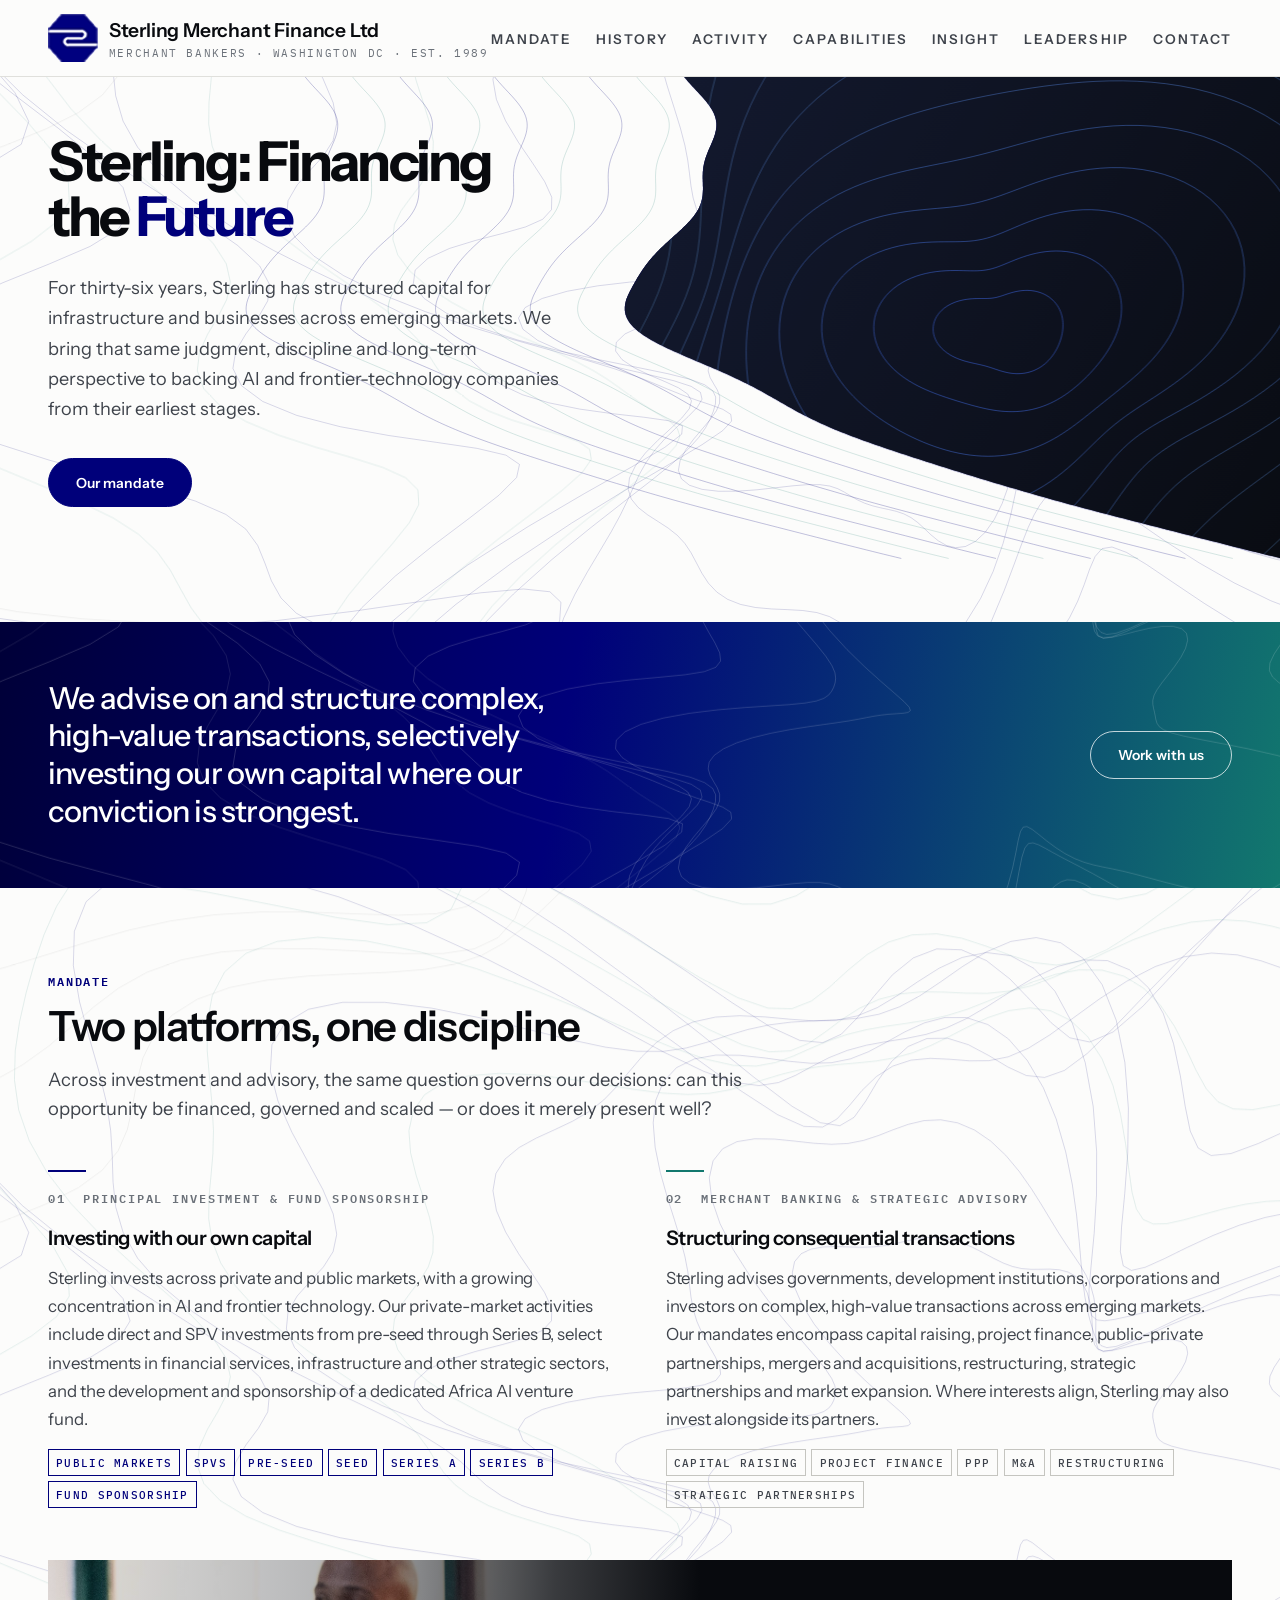
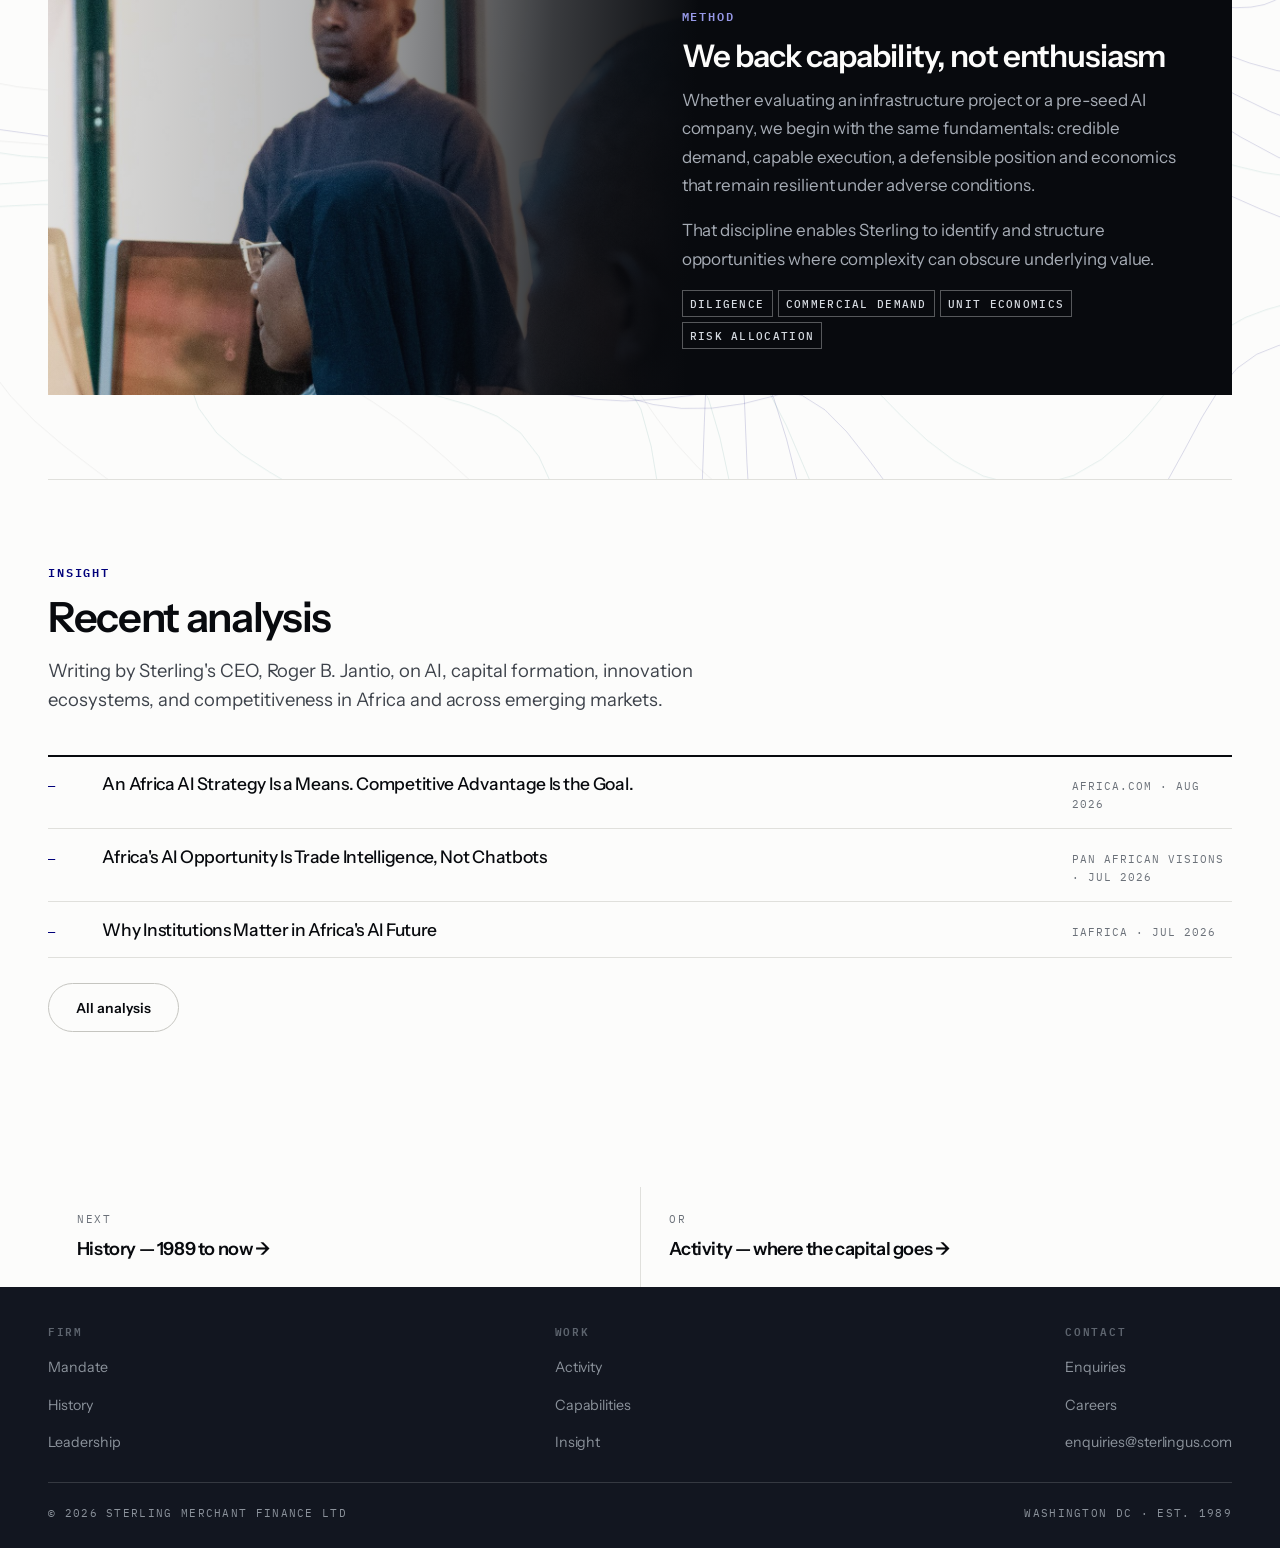
<file: index.html>
<!DOCTYPE html>
<html lang="en">
<head>
<meta charset="utf-8">
<meta name="viewport" content="width=device-width, initial-scale=1">
<title>Sterling Merchant Finance Ltd — Merchant Banking &amp; AI Investment</title>
<meta name="description" content="Sterling Merchant Finance Ltd is a Washington,&nbsp;DC merchant bank and principal investor. Infrastructure and project finance across emerging markets since 1989; now investing in AI and frontier technology.">
<link rel="preconnect" href="https://fonts.googleapis.com">
<link rel="preconnect" href="https://fonts.gstatic.com" crossorigin>
<link href="https://fonts.googleapis.com/css2?family=Instrument+Sans:ital,wght@0,400;0,500;0,600;0,700;1,400&family=IBM+Plex+Mono:wght@400;500;600&display=swap" rel="stylesheet">
<link rel="icon" type="image/png" href="images/favicon.png">
<link rel="stylesheet" href="assets/sterling.css">
</head>
<body>

<svg width="0" height="0" style="position:absolute" aria-hidden="true"><defs><clipPath id="orgClip" clipPathUnits="objectBoundingBox"><path id="orgPath" d="M0,0H1V1H0Z"/></clipPath></defs></svg>

<nav class="nav">
  <div class="nav-in">
    <a class="brand" href="/">
      <img src="images/logo.png" alt="Sterling Merchant Finance Ltd" width="31" height="30">
      <span><span class="nm">Sterling Merchant Finance Ltd</span><span class="tl">Merchant Bankers &middot; Washington&nbsp;DC &middot; Est. 1989</span></span>
    </a>
    <ul class="nav-links">
      <li><a href="/mandate">Mandate</a></li>
      <li><a href="/history">History</a></li>
      <li><a href="/activity">Activity</a></li>
      <li><a href="/capabilities">Capabilities</a></li>
      <li><a href="/insight">Insight</a></li>
      <li><a href="/leadership">Leadership</a></li>
      <li><a href="/contact">Contact</a></li>
    </ul>
    <button class="burger" aria-label="Menu" aria-expanded="false"><i></i><i></i><i></i></button>
  </div>
</nav>

<header class="hero">
  <div class="field" aria-hidden="true"></div>

  <div class="hero-media">
    <div class="media">
      <video autoplay muted loop playsinline preload="auto" poster="images/ambient-poster.jpg">
        <source src="images/ambient.mp4" type="video/mp4">
      </video>

      <!-- End card. site.js takes the loop off the video and drives the cycle:
           footage -> logo card -> footage. The `loop` attribute above stays so
           that with JS off the video simply loops as before. -->
      <div class="endcard" id="endcard" aria-hidden="true">
        <div class="endcard-in">
          <svg class="endcard-mark" viewBox="0 0 200 200" aria-hidden="true">
            <path class="oct" d="M58.6 1H141.4L199 58.6V141.4L141.4 199H58.6L1 141.4V58.6Z"/>
            <!-- the S is two strokes: the upper draws in from the left, the
                 lower from the right, and they meet at the middle -->
            <path class="s-top" d="M12 66 L156 66 Q173 66 173 83 Q173 100 156 100 L111 100"/>
            <path class="s-bot" d="M188 134 L66 134 Q49 134 49 117 Q49 100 66 100 L111 100"/>
          </svg>
          <p class="endcard-name">Sterling Merchant Finance Ltd</p>
          <p class="endcard-sub">Merchant Bankers &middot; Est. 1989</p>
        </div>
      </div>

      <div class="ghost">Media slot &middot; images/ambient.mp4</div>
    </div>
    <svg class="hero-waves" id="heroWaves" viewBox="0 0 100 100" preserveAspectRatio="none" aria-hidden="true"></svg>
  </div>


  <div class="hero-in">
    <h1 class="up u1">Sterling: Financing the <em>Future</em></h1>
    <p class="sub up u2">For thirty-six years, Sterling has structured capital for infrastructure and businesses across emerging markets. We bring that same judgment, discipline and long-term perspective to backing AI and frontier-technology companies from their earliest stages.</p>
    <a class="pill up u3" href="/mandate">Our mandate</a>
  </div>
</header>

<section class="band">
  <div class="field" aria-hidden="true"></div>
  <div class="band-in">
    <p>We advise on and structure complex, high-value transactions, selectively investing our own capital where our conviction is strongest.</p>
    <a class="pill pill-o" href="/contact">Work with us</a>
  </div>
</section>

<section class="sect">
  <div class="field" aria-hidden="true"></div>
  <div class="wrap">
    <span class="lab">Mandate</span>
    <h2 class="h2">Two platforms, one discipline</h2>
    <p class="dek">Across investment and advisory, the same question governs our decisions: can this opportunity be financed, governed and scaled &mdash; or does it merely present well?</p>
    <div class="duo">
      <div class="mand">
        <span class="lab lab-m">01 &nbsp;Principal Investment &amp; Fund Sponsorship</span>
        <h3>Investing with our own capital</h3>
        <p>Sterling invests across private and public markets, with a growing concentration in AI and frontier technology. Our private-market activities include direct and SPV investments from pre-seed through Series B, select investments in financial services, infrastructure and other strategic sectors, and the development and sponsorship of a dedicated Africa AI venture fund.</p>
        <div class="tags"><span class="chip chip-a">Public markets</span><span class="chip chip-a">SPVs</span><span class="chip chip-a">Pre-seed</span><span class="chip chip-a">Seed</span><span class="chip chip-a">Series A</span><span class="chip chip-a">Series B</span><span class="chip chip-a">Fund sponsorship</span></div>
      </div>
      <div class="mand t2">
        <span class="lab lab-m">02 &nbsp;Merchant Banking &amp; Strategic Advisory</span>
        <h3>Structuring consequential transactions</h3>
        <p>Sterling advises governments, development institutions, corporations and investors on complex, high-value transactions across emerging markets. Our mandates encompass capital raising, project finance, public-private partnerships, mergers and acquisitions, restructuring, strategic partnerships and market expansion. Where interests align, Sterling may also invest alongside its partners.</p>
        <div class="tags"><span class="chip">Capital raising</span><span class="chip">Project finance</span><span class="chip">PPP</span><span class="chip">M&amp;A</span><span class="chip">Restructuring</span><span class="chip">Strategic partnerships</span></div>
      </div>
    </div>

    <div class="feat">
      <figure class="feat-shot">
        <img src="images/method.jpg" alt="A computer training room in an emerging market">
        <div class="ghost">Method photograph<br>images/method.jpg</div>
      </figure>
      <div class="body">
        <span class="lab">Method</span>
        <h3>We back capability, not enthusiasm</h3>
        <p>Whether evaluating an infrastructure project or a pre-seed AI company, we begin with the same fundamentals: credible demand, capable execution, a defensible position and economics that remain resilient under adverse conditions.</p>
        <p>That discipline enables Sterling to identify and structure opportunities where complexity can obscure underlying value.</p>
        <div class="tags"><span class="chip">Diligence</span><span class="chip">Commercial demand</span><span class="chip">Unit economics</span><span class="chip">Risk allocation</span></div>
      </div>
    </div>
  </div>
</section>

<section class="sect hr">
  <div class="wrap">
    <span class="lab">Insight</span>
    <h2 class="h2">Recent analysis</h2>
    <p class="dek">Writing by Sterling's CEO, Roger B. Jantio, on AI, capital formation, innovation ecosystems, and competitiveness in Africa and across emerging markets.</p>
    <ul class="arts">
      <li><a href="https://africa.com/an-africa-ai-strategy-is-a-means-competitive-advantage-is-the-goal/" target="_blank" rel="noopener"><span class="ix">&mdash;</span><span class="ti">An Africa AI Strategy Is a Means. Competitive Advantage Is the Goal.</span><span class="sr">Africa.com &middot; Aug 2026</span></a></li>
      <li><a href="https://panafricanvisions.com/2026/07/africas-ai-opportunity-is-trade-intelligence-not-chatbots/" target="_blank" rel="noopener"><span class="ix">&mdash;</span><span class="ti">Africa's AI Opportunity Is Trade Intelligence, Not Chatbots</span><span class="sr">Pan African Visions &middot; Jul 2026</span></a></li>
      <li><a href="https://iafrica.com/why-institutions-matter-in-africas-ai-future/" target="_blank" rel="noopener"><span class="ix">&mdash;</span><span class="ti">Why Institutions Matter in Africa's AI Future</span><span class="sr">iAfrica &middot; Jul 2026</span></a></li>
    </ul>
    <p style="margin-top:1.6rem"><a class="pill pill-d" href="/insight">All analysis</a></p>
  </div>
</section>

<div class="wrap">
  <div class="nextnav">
    <a href="/history"><span class="k">Next</span><span class="t">History &mdash; 1989 to now &rarr;</span></a>
    <a href="/activity"><span class="k">Or</span><span class="t">Activity &mdash; where the capital goes &rarr;</span></a>
  </div>
</div>

<footer>
  <div class="foot-in">
    <div class="foot-top">
      <div><h5>Firm</h5><ul><li><a href="/mandate">Mandate</a></li><li><a href="/history">History</a></li><li><a href="/leadership">Leadership</a></li></ul></div>
      <div><h5>Work</h5><ul><li><a href="/activity">Activity</a></li><li><a href="/capabilities">Capabilities</a></li><li><a href="/insight">Insight</a></li></ul></div>
      <div><h5>Contact</h5><ul><li><a href="/contact">Enquiries</a></li><li><a href="/contact#careers">Careers</a></li><li><a href="mailto:enquiries@sterlingus.com">enquiries@sterlingus.com</a></li></ul></div>
    </div>
    <div class="foot-bot"><span>&copy; 2026 Sterling Merchant Finance Ltd</span><span>Washington&nbsp;DC &middot; Est. 1989</span></div>
  </div>
</footer>

<script src="assets/site.js"></script>
</body>
</html>
</file>
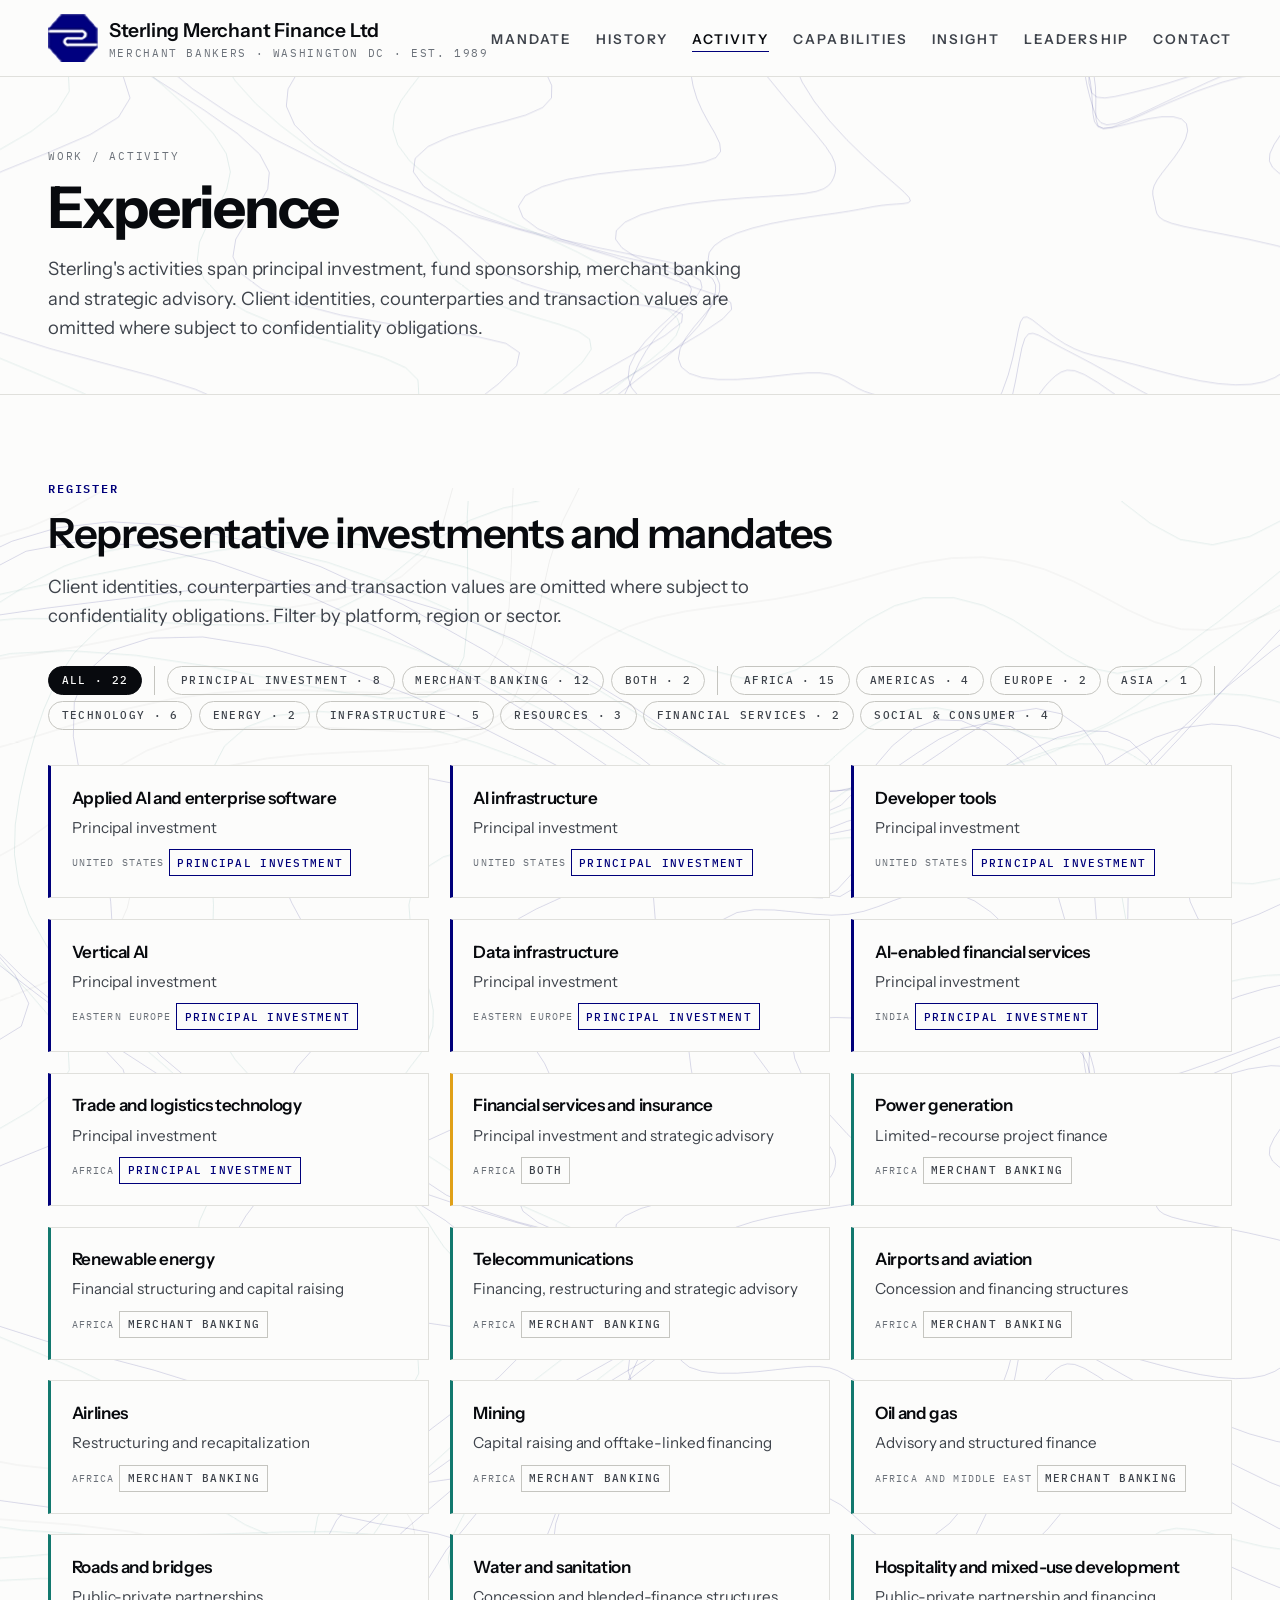
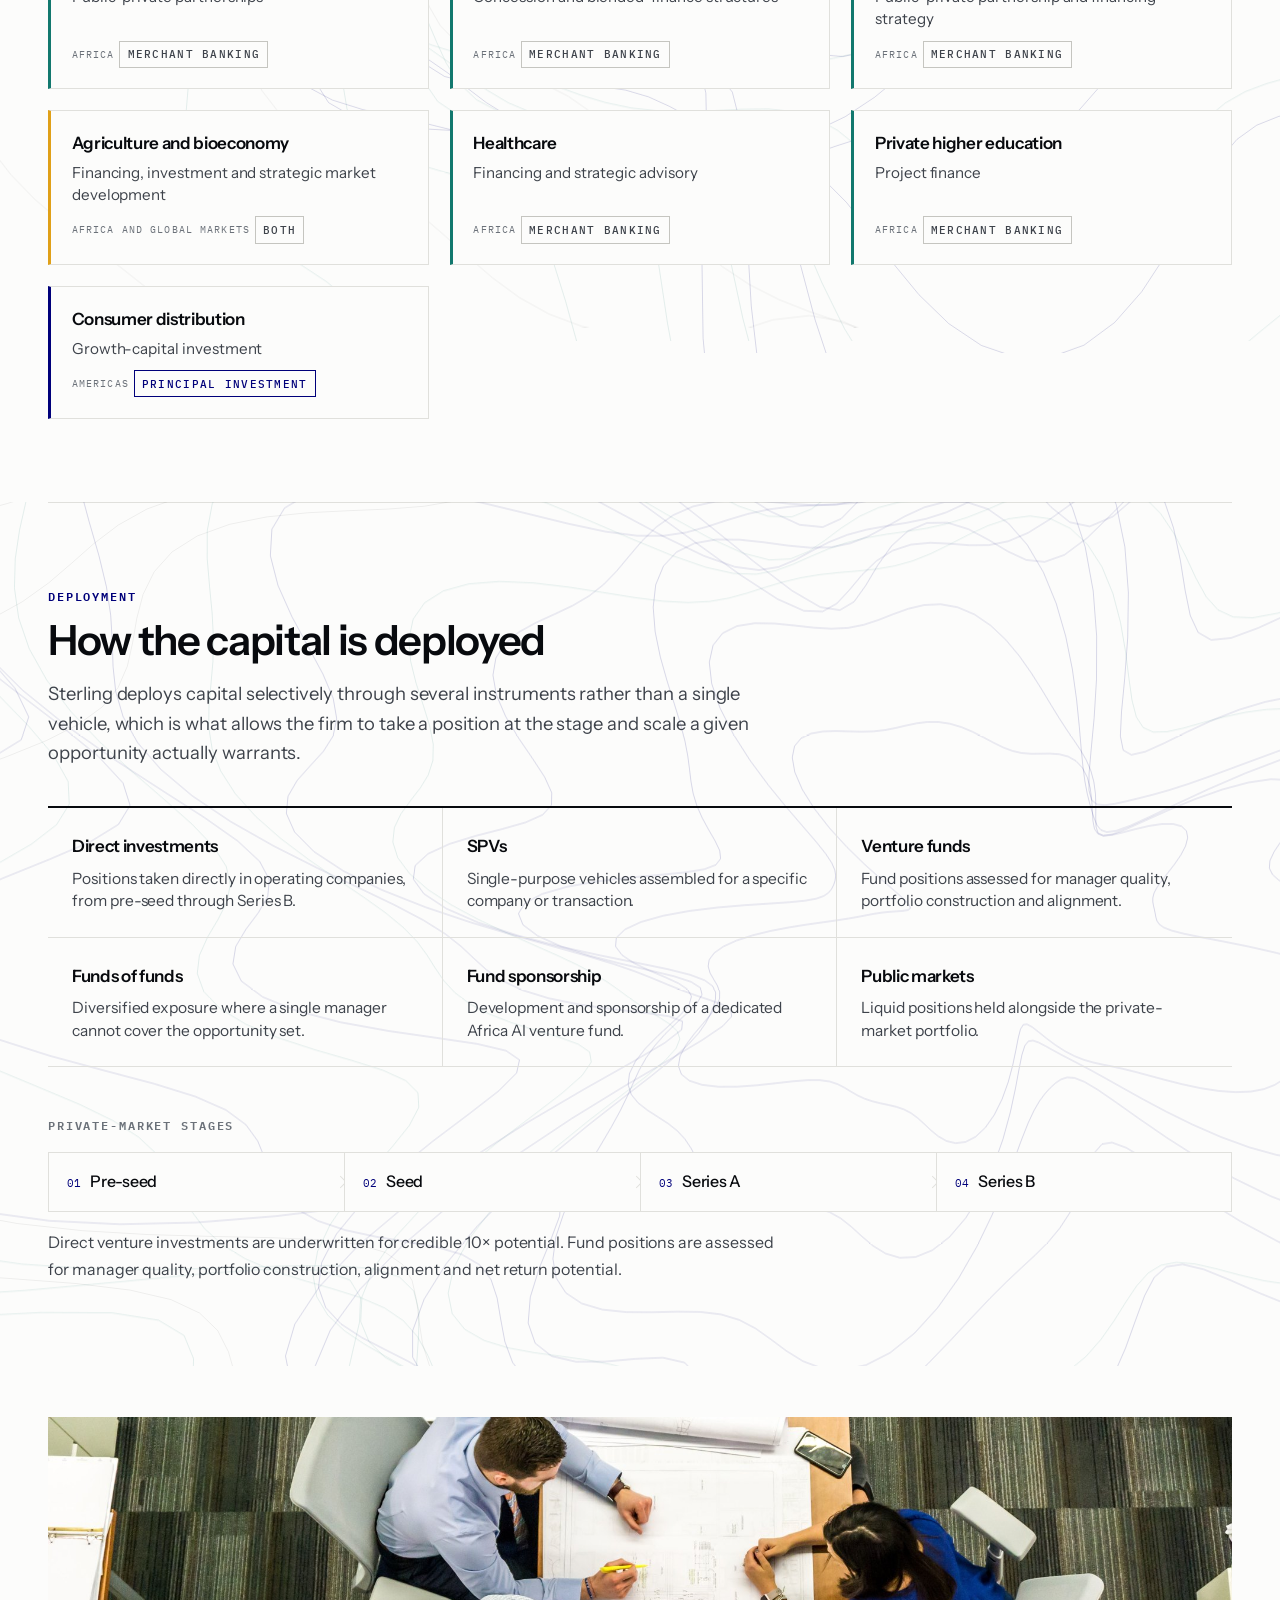
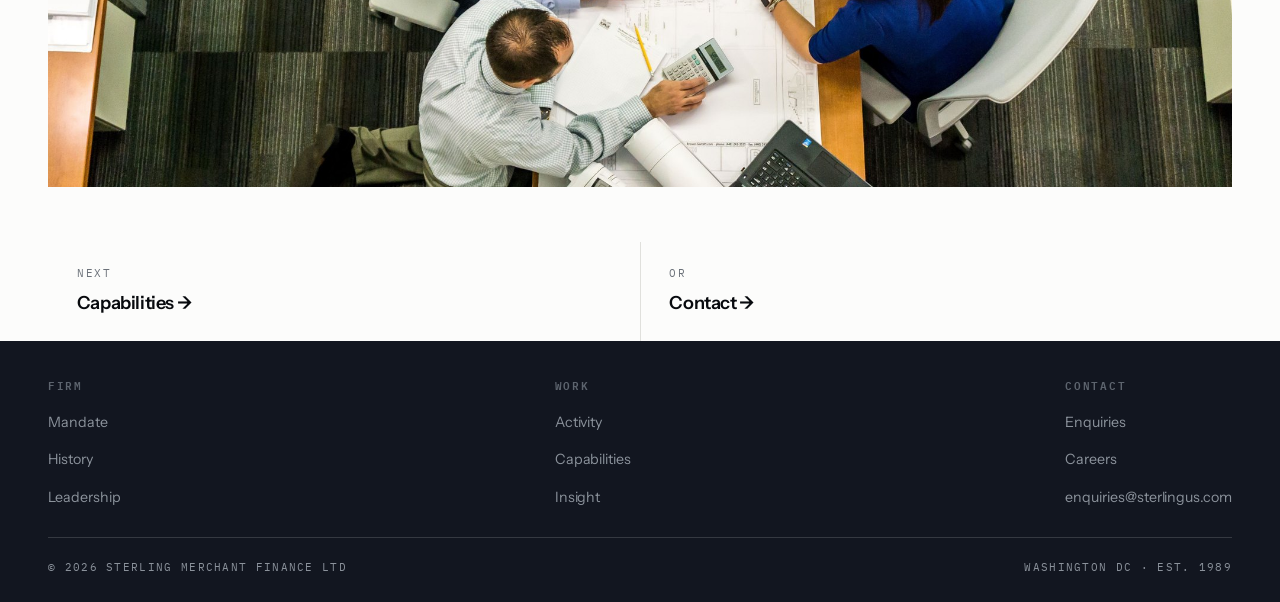
<file: activity.html>
<!DOCTYPE html>
<html lang="en">
<head>
<meta charset="utf-8">
<meta name="viewport" content="width=device-width, initial-scale=1">
<title>Experience &middot; Sterling Merchant Finance Ltd</title>
<meta name="description" content="Distribution of Sterling Merchant Finance Ltd mandates and principal positions by sector, region and book.">
<link rel="preconnect" href="https://fonts.googleapis.com">
<link rel="preconnect" href="https://fonts.gstatic.com" crossorigin>
<link href="https://fonts.googleapis.com/css2?family=Instrument+Sans:ital,wght@0,400;0,500;0,600;0,700;1,400&family=IBM+Plex+Mono:wght@400;500;600&display=swap" rel="stylesheet">
<link rel="icon" type="image/png" href="images/favicon.png">
<link rel="stylesheet" href="assets/sterling.css">
</head>
<body>
<nav class="nav">
  <div class="nav-in">
    <a class="brand" href="/">
      <img src="images/logo.png" alt="Sterling Merchant Finance Ltd" width="31" height="30">
      <span><span class="nm">Sterling Merchant Finance Ltd</span><span class="tl">Merchant Bankers &middot; Washington&nbsp;DC &middot; Est. 1989</span></span>
    </a>
    <ul class="nav-links">
      <li><a href="/mandate">Mandate</a></li>
      <li><a href="/history">History</a></li>
      <li><a href="/activity" aria-current="page">Activity</a></li>
      <li><a href="/capabilities">Capabilities</a></li>
      <li><a href="/insight">Insight</a></li>
      <li><a href="/leadership">Leadership</a></li>
      <li><a href="/contact">Contact</a></li>
    </ul>
    <button class="burger" aria-label="Menu" aria-expanded="false"><i></i><i></i><i></i></button>
  </div>
</nav>
<header class="phero">
  <div class="field" aria-hidden="true"></div>
  <div class="wrap">
    <p class="crumb">Work / Activity</p>
    <h1 class="h1">Experience</h1>
    <p class="dek">Sterling's activities span principal investment, fund sponsorship, merchant banking and strategic advisory. Client identities, counterparties and transaction values are omitted where subject to confidentiality obligations.</p>
  </div>
</header>

<section class="sect">
  <div class="field" aria-hidden="true"></div>
  <div class="wrap">
    <span class="lab">Register</span>
    <h2 class="h2">Representative investments and mandates</h2>
    <p class="dek">Client identities, counterparties and transaction values are omitted where subject to confidentiality obligations. Filter by platform, region or sector.</p>

    <div class="filters" id="regfilters" role="group" aria-label="Filter the register">
      <button class="fbtn" type="button" data-k="all" data-f="all" aria-pressed="true">All &middot; 22</button>
      <span class="f-sep" aria-hidden="true"></span>
      <button class="fbtn" type="button" data-k="p" data-f="Principal Investment">Principal Investment &middot; 8</button>
      <button class="fbtn" type="button" data-k="p" data-f="Merchant Banking">Merchant Banking &middot; 12</button>
      <button class="fbtn" type="button" data-k="p" data-f="Both">Both &middot; 2</button>
      <span class="f-sep" aria-hidden="true"></span>
      <button class="fbtn" type="button" data-k="r" data-f="Africa">Africa &middot; 15</button>
      <button class="fbtn" type="button" data-k="r" data-f="Americas">Americas &middot; 4</button>
      <button class="fbtn" type="button" data-k="r" data-f="Europe">Europe &middot; 2</button>
      <button class="fbtn" type="button" data-k="r" data-f="Asia">Asia &middot; 1</button>
      <span class="f-sep" aria-hidden="true"></span>
      <button class="fbtn" type="button" data-k="s" data-f="Technology">Technology &middot; 6</button>
      <button class="fbtn" type="button" data-k="s" data-f="Energy">Energy &middot; 2</button>
      <button class="fbtn" type="button" data-k="s" data-f="Infrastructure">Infrastructure &middot; 5</button>
      <button class="fbtn" type="button" data-k="s" data-f="Resources">Resources &middot; 3</button>
      <button class="fbtn" type="button" data-k="s" data-f="Financial services">Financial services &middot; 2</button>
      <button class="fbtn" type="button" data-k="s" data-f="Social &amp; consumer">Social &amp; consumer &middot; 4</button>
    </div>
    <p class="f-empty" id="regempty">No entries match that combination.</p>

    <ul class="reg" id="reg">
      <li data-p="Principal Investment" data-r="Americas" data-s="Technology">
        <span class="sec">Applied AI and enterprise software</span>
        <span class="eng">Principal investment</span>
        <span class="meta"><span class="rg">United States</span><span class="chip chip-a">Principal Investment</span></span>
      </li>
      <li data-p="Principal Investment" data-r="Americas" data-s="Technology">
        <span class="sec">AI infrastructure</span>
        <span class="eng">Principal investment</span>
        <span class="meta"><span class="rg">United States</span><span class="chip chip-a">Principal Investment</span></span>
      </li>
      <li data-p="Principal Investment" data-r="Americas" data-s="Technology">
        <span class="sec">Developer tools</span>
        <span class="eng">Principal investment</span>
        <span class="meta"><span class="rg">United States</span><span class="chip chip-a">Principal Investment</span></span>
      </li>
      <li data-p="Principal Investment" data-r="Europe" data-s="Technology">
        <span class="sec">Vertical AI</span>
        <span class="eng">Principal investment</span>
        <span class="meta"><span class="rg">Eastern Europe</span><span class="chip chip-a">Principal Investment</span></span>
      </li>
      <li data-p="Principal Investment" data-r="Europe" data-s="Technology">
        <span class="sec">Data infrastructure</span>
        <span class="eng">Principal investment</span>
        <span class="meta"><span class="rg">Eastern Europe</span><span class="chip chip-a">Principal Investment</span></span>
      </li>
      <li data-p="Principal Investment" data-r="Asia" data-s="Financial services">
        <span class="sec">AI-enabled financial services</span>
        <span class="eng">Principal investment</span>
        <span class="meta"><span class="rg">India</span><span class="chip chip-a">Principal Investment</span></span>
      </li>
      <li data-p="Principal Investment" data-r="Africa" data-s="Technology">
        <span class="sec">Trade and logistics technology</span>
        <span class="eng">Principal investment</span>
        <span class="meta"><span class="rg">Africa</span><span class="chip chip-a">Principal Investment</span></span>
      </li>
      <li data-p="Both" data-r="Africa" data-s="Financial services">
        <span class="sec">Financial services and insurance</span>
        <span class="eng">Principal investment and strategic advisory</span>
        <span class="meta"><span class="rg">Africa</span><span class="chip chip">Both</span></span>
      </li>
      <li data-p="Merchant Banking" data-r="Africa" data-s="Energy">
        <span class="sec">Power generation</span>
        <span class="eng">Limited-recourse project finance</span>
        <span class="meta"><span class="rg">Africa</span><span class="chip chip">Merchant Banking</span></span>
      </li>
      <li data-p="Merchant Banking" data-r="Africa" data-s="Energy">
        <span class="sec">Renewable energy</span>
        <span class="eng">Financial structuring and capital raising</span>
        <span class="meta"><span class="rg">Africa</span><span class="chip chip">Merchant Banking</span></span>
      </li>
      <li data-p="Merchant Banking" data-r="Africa" data-s="Infrastructure">
        <span class="sec">Telecommunications</span>
        <span class="eng">Financing, restructuring and strategic advisory</span>
        <span class="meta"><span class="rg">Africa</span><span class="chip chip">Merchant Banking</span></span>
      </li>
      <li data-p="Merchant Banking" data-r="Africa" data-s="Infrastructure">
        <span class="sec">Airports and aviation</span>
        <span class="eng">Concession and financing structures</span>
        <span class="meta"><span class="rg">Africa</span><span class="chip chip">Merchant Banking</span></span>
      </li>
      <li data-p="Merchant Banking" data-r="Africa" data-s="Infrastructure">
        <span class="sec">Airlines</span>
        <span class="eng">Restructuring and recapitalization</span>
        <span class="meta"><span class="rg">Africa</span><span class="chip chip">Merchant Banking</span></span>
      </li>
      <li data-p="Merchant Banking" data-r="Africa" data-s="Resources">
        <span class="sec">Mining</span>
        <span class="eng">Capital raising and offtake-linked financing</span>
        <span class="meta"><span class="rg">Africa</span><span class="chip chip">Merchant Banking</span></span>
      </li>
      <li data-p="Merchant Banking" data-r="Africa" data-s="Resources">
        <span class="sec">Oil and gas</span>
        <span class="eng">Advisory and structured finance</span>
        <span class="meta"><span class="rg">Africa and Middle East</span><span class="chip chip">Merchant Banking</span></span>
      </li>
      <li data-p="Merchant Banking" data-r="Africa" data-s="Infrastructure">
        <span class="sec">Roads and bridges</span>
        <span class="eng">Public-private partnerships</span>
        <span class="meta"><span class="rg">Africa</span><span class="chip chip">Merchant Banking</span></span>
      </li>
      <li data-p="Merchant Banking" data-r="Africa" data-s="Infrastructure">
        <span class="sec">Water and sanitation</span>
        <span class="eng">Concession and blended-finance structures</span>
        <span class="meta"><span class="rg">Africa</span><span class="chip chip">Merchant Banking</span></span>
      </li>
      <li data-p="Merchant Banking" data-r="Africa" data-s="Social &amp; consumer">
        <span class="sec">Hospitality and mixed-use development</span>
        <span class="eng">Public-private partnership and financing strategy</span>
        <span class="meta"><span class="rg">Africa</span><span class="chip chip">Merchant Banking</span></span>
      </li>
      <li data-p="Both" data-r="Africa" data-s="Resources">
        <span class="sec">Agriculture and bioeconomy</span>
        <span class="eng">Financing, investment and strategic market development</span>
        <span class="meta"><span class="rg">Africa and global markets</span><span class="chip chip">Both</span></span>
      </li>
      <li data-p="Merchant Banking" data-r="Africa" data-s="Social &amp; consumer">
        <span class="sec">Healthcare</span>
        <span class="eng">Financing and strategic advisory</span>
        <span class="meta"><span class="rg">Africa</span><span class="chip chip">Merchant Banking</span></span>
      </li>
      <li data-p="Merchant Banking" data-r="Africa" data-s="Social &amp; consumer">
        <span class="sec">Private higher education</span>
        <span class="eng">Project finance</span>
        <span class="meta"><span class="rg">Africa</span><span class="chip chip">Merchant Banking</span></span>
      </li>
      <li data-p="Principal Investment" data-r="Americas" data-s="Social &amp; consumer">
        <span class="sec">Consumer distribution</span>
        <span class="eng">Growth-capital investment</span>
        <span class="meta"><span class="rg">Americas</span><span class="chip chip-a">Principal Investment</span></span>
      </li>
    </ul>
  </div>
</section>

<section class="sect hr">
  <div class="field" aria-hidden="true"></div>
  <div class="wrap">
    <span class="lab">Deployment</span>
    <h2 class="h2">How the capital is deployed</h2>
    <p class="dek">Sterling deploys capital selectively through several instruments rather than a single vehicle, which is what allows the firm to take a position at the stage and scale a given opportunity actually warrants.</p>

    <ul class="instr">
        <li><span class="in-t">Direct investments</span><span class="in-d">Positions taken directly in operating companies, from pre-seed through Series B.</span></li>
        <li><span class="in-t">SPVs</span><span class="in-d">Single-purpose vehicles assembled for a specific company or transaction.</span></li>
        <li><span class="in-t">Venture funds</span><span class="in-d">Fund positions assessed for manager quality, portfolio construction and alignment.</span></li>
        <li><span class="in-t">Funds of funds</span><span class="in-d">Diversified exposure where a single manager cannot cover the opportunity set.</span></li>
        <li><span class="in-t">Fund sponsorship</span><span class="in-d">Development and sponsorship of a dedicated Africa AI venture fund.</span></li>
        <li><span class="in-t">Public markets</span><span class="in-d">Liquid positions held alongside the private-market portfolio.</span></li>
    </ul>

    <div class="stage-wrap">
      <span class="lab lab-m">Private-market stages</span>
      <ul class="stages"><li><span class="st-n">01</span><span class="st-t">Pre-seed</span></li><li><span class="st-n">02</span><span class="st-t">Seed</span></li><li><span class="st-n">03</span><span class="st-t">Series A</span></li><li><span class="st-n">04</span><span class="st-t">Series B</span></li></ul>
      <p class="stage-note">Direct venture investments are underwritten for credible 10&times; potential. Fund positions are assessed for manager quality, portfolio construction, alignment and net return potential.</p>
    </div>
  </div>
</section>

<div class="wrap">
  <figure class="photoband">
    <img src="images/activity-band.jpg" alt="Engineers reviewing drawings around a table">
    <div class="ghost">Photo band<br>images/activity-band.jpg</div>
  </figure>
</div>

<div class="wrap">
  <div class="nextnav">
    <a href="/capabilities"><span class="k">Next</span><span class="t">Capabilities &rarr;</span></a>
    <a href="/contact"><span class="k">Or</span><span class="t">Contact &rarr;</span></a>
  </div>
</div>
<footer>
  <div class="foot-in">
    <div class="foot-top">
      <div><h5>Firm</h5><ul><li><a href="/mandate">Mandate</a></li><li><a href="/history">History</a></li><li><a href="/leadership">Leadership</a></li></ul></div>
      <div><h5>Work</h5><ul><li><a href="/activity">Activity</a></li><li><a href="/capabilities">Capabilities</a></li><li><a href="/insight">Insight</a></li></ul></div>
      <div><h5>Contact</h5><ul><li><a href="/contact">Enquiries</a></li><li><a href="/contact#careers">Careers</a></li><li><a href="mailto:enquiries@sterlingus.com">enquiries@sterlingus.com</a></li></ul></div>
    </div>
    <div class="foot-bot"><span>&copy; 2026 Sterling Merchant Finance Ltd</span><span>Washington&nbsp;DC &middot; Est. 1989</span></div>
  </div>
</footer>

<script src="assets/site.js"></script>
</body>
</html>
</file>
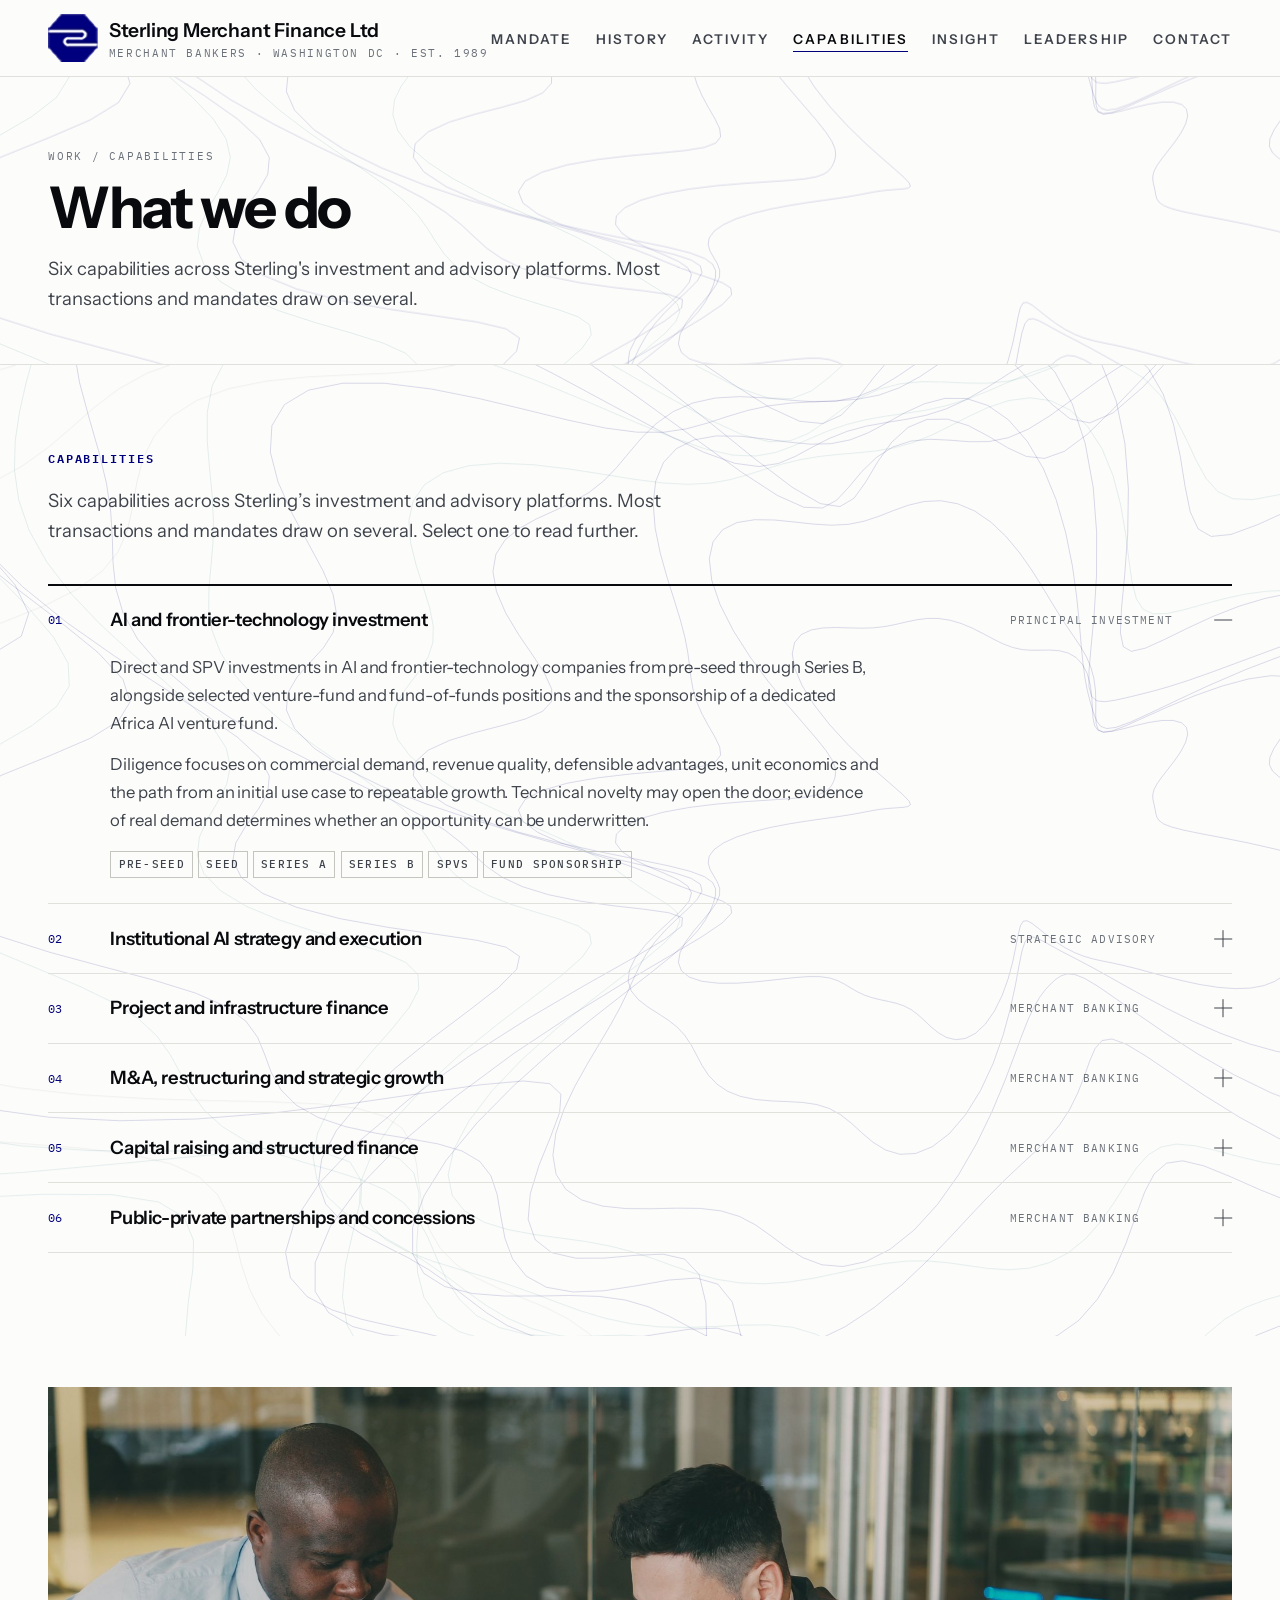
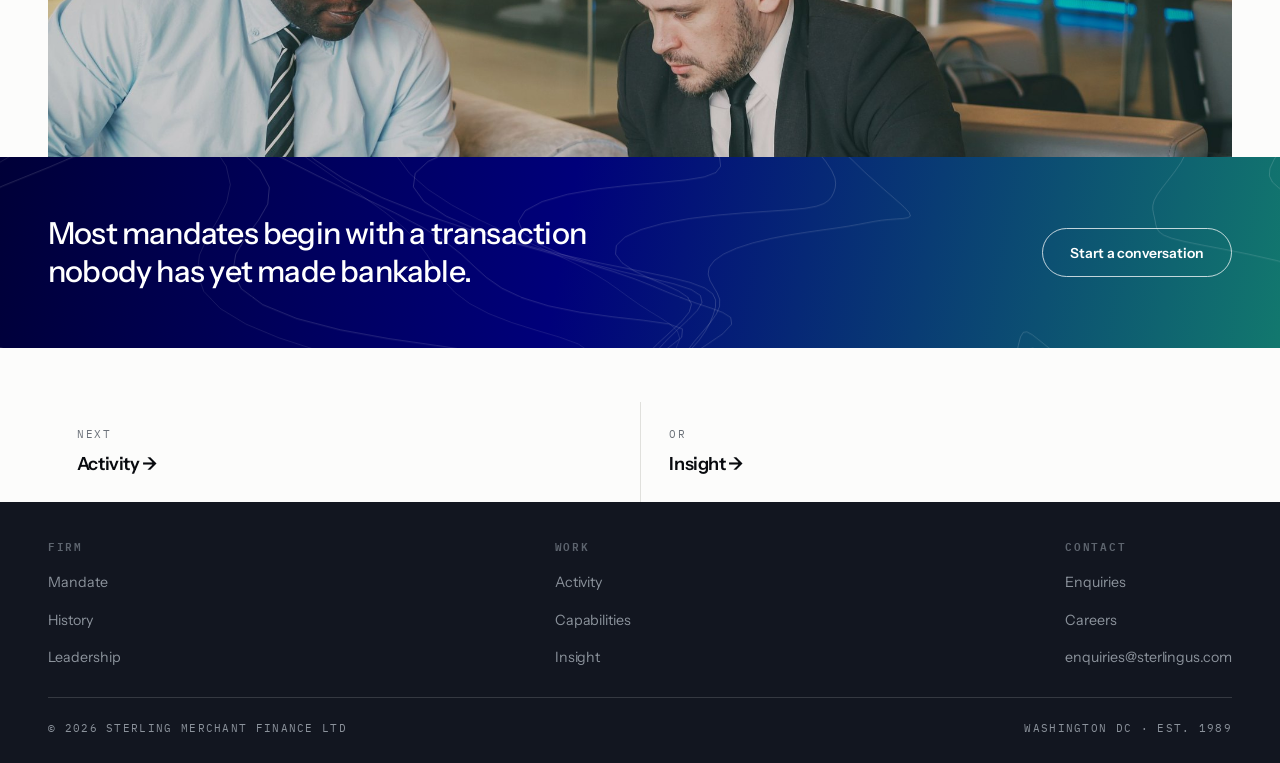
<file: capabilities.html>
<!DOCTYPE html>
<html lang="en">
<head>
<meta charset="utf-8">
<meta name="viewport" content="width=device-width, initial-scale=1">
<title>What we do &middot; Sterling Merchant Finance Ltd</title>
<meta name="description" content="Investment banking and advisory capabilities: AI investment, AI implementation advisory, project finance, M&A and privatization, structured finance, PPP.">
<link rel="preconnect" href="https://fonts.googleapis.com">
<link rel="preconnect" href="https://fonts.gstatic.com" crossorigin>
<link href="https://fonts.googleapis.com/css2?family=Instrument+Sans:ital,wght@0,400;0,500;0,600;0,700;1,400&family=IBM+Plex+Mono:wght@400;500;600&display=swap" rel="stylesheet">
<link rel="icon" type="image/png" href="images/favicon.png">
<link rel="stylesheet" href="assets/sterling.css">
</head>
<body>
<nav class="nav">
  <div class="nav-in">
    <a class="brand" href="/">
      <img src="images/logo.png" alt="Sterling Merchant Finance Ltd" width="31" height="30">
      <span><span class="nm">Sterling Merchant Finance Ltd</span><span class="tl">Merchant Bankers &middot; Washington&nbsp;DC &middot; Est. 1989</span></span>
    </a>
    <ul class="nav-links">
      <li><a href="/mandate">Mandate</a></li>
      <li><a href="/history">History</a></li>
      <li><a href="/activity">Activity</a></li>
      <li><a href="/capabilities" aria-current="page">Capabilities</a></li>
      <li><a href="/insight">Insight</a></li>
      <li><a href="/leadership">Leadership</a></li>
      <li><a href="/contact">Contact</a></li>
    </ul>
    <button class="burger" aria-label="Menu" aria-expanded="false"><i></i><i></i><i></i></button>
  </div>
</nav>
<header class="phero">
  <div class="field" aria-hidden="true"></div>
  <div class="wrap">
    <p class="crumb">Work / Capabilities</p>
    <h1 class="h1">What we do</h1>
    <p class="dek">Six capabilities across Sterling's investment and advisory platforms. Most transactions and mandates draw on several.</p>
  </div>
</header>

<section class="sect">
  <div class="field" aria-hidden="true"></div>
  <div class="wrap">
    <span class="lab">Capabilities</span>
    <p class="dek" style="margin-bottom:0">Six capabilities across Sterling&rsquo;s investment and advisory platforms. Most transactions and mandates draw on several. Select one to read further.</p>
    <ul class="acc" id="caps">
      <li class="acc-item">
        <button class="acc-hd" type="button" aria-expanded="true" aria-controls="acc-0">
          <span class="acc-n">01</span>
          <span class="acc-t">AI and frontier-technology investment</span>
          <span class="acc-p">Principal Investment</span>
          <span class="acc-i" aria-hidden="true"></span>
        </button>
        <div class="acc-bd" id="acc-0">
          <p>Direct and SPV investments in AI and frontier-technology companies from pre-seed through Series B, alongside selected venture-fund and fund-of-funds positions and the sponsorship of a dedicated Africa AI venture fund.</p><p>Diligence focuses on commercial demand, revenue quality, defensible advantages, unit economics and the path from an initial use case to repeatable growth. Technical novelty may open the door; evidence of real demand determines whether an opportunity can be underwritten.</p>
          <div class="tags"><span class="chip">Pre-seed</span><span class="chip">Seed</span><span class="chip">Series A</span><span class="chip">Series B</span><span class="chip">SPVs</span><span class="chip">Fund sponsorship</span></div>
        </div>
      </li>
      <li class="acc-item">
        <button class="acc-hd" type="button" aria-expanded="false" aria-controls="acc-1">
          <span class="acc-n">02</span>
          <span class="acc-t">Institutional AI strategy and execution</span>
          <span class="acc-p">Strategic Advisory</span>
          <span class="acc-i" aria-hidden="true"></span>
        </button>
        <div class="acc-bd" id="acc-1" hidden>
          <p>Selective, senior-led advisory mandates helping institutions move from AI ambition and isolated pilots toward commercially and operationally sustainable deployment.</p><p>Engagements begin with the decision, capability or operating problem the institution must address &mdash; not with a technology it has already been sold. The work may encompass investment cases, governance, operating models, partner selection, implementation economics and pathways to scale.</p>
          <div class="tags"><span class="chip">Investment cases</span><span class="chip">Governance</span><span class="chip">Operating models</span><span class="chip">Partner selection</span><span class="chip">Scale pathways</span></div>
        </div>
      </li>
      <li class="acc-item">
        <button class="acc-hd" type="button" aria-expanded="false" aria-controls="acc-2">
          <span class="acc-n">03</span>
          <span class="acc-t">Project and infrastructure finance</span>
          <span class="acc-p">Merchant Banking</span>
          <span class="acc-i" aria-hidden="true"></span>
        </button>
        <div class="acc-bd" id="acc-2" hidden>
          <p>Financial structuring, lender engagement, negotiation and closing for greenfield and brownfield projects, including limited-recourse, multi-tranche and blended-finance structures.</p><p>Sector experience encompasses power and renewable energy, telecommunications, airports and aviation, roads and bridges, mining, water and sanitation, hospitality, healthcare and higher education.</p>
          <div class="tags"><span class="chip">Limited recourse</span><span class="chip">Multi-tranche</span><span class="chip">Blended finance</span><span class="chip">Financial close</span></div>
        </div>
      </li>
      <li class="acc-item">
        <button class="acc-hd" type="button" aria-expanded="false" aria-controls="acc-3">
          <span class="acc-n">04</span>
          <span class="acc-t">M&amp;A, restructuring and strategic growth</span>
          <span class="acc-p">Merchant Banking</span>
          <span class="acc-i" aria-hidden="true"></span>
        </button>
        <div class="acc-bd" id="acc-3" hidden>
          <p>Buy-side and sell-side advisory, valuation, recapitalization and restructuring, together with strategic partnerships, market entry and commercial-expansion mandates.</p><p>Sterling focuses on transactions where value depends not only on identifying a counterparty, but also on designing the structure, aligning interests and creating a credible path to execution.</p>
          <div class="tags"><span class="chip">Buy-side</span><span class="chip">Sell-side</span><span class="chip">Valuation</span><span class="chip">Recapitalization</span><span class="chip">Market entry</span></div>
        </div>
      </li>
      <li class="acc-item">
        <button class="acc-hd" type="button" aria-expanded="false" aria-controls="acc-4">
          <span class="acc-n">05</span>
          <span class="acc-t">Capital raising and structured finance</span>
          <span class="acc-p">Merchant Banking</span>
          <span class="acc-i" aria-hidden="true"></span>
        </button>
        <div class="acc-bd" id="acc-4" hidden>
          <p>Debt and equity capital raising, credit enhancement, guarantee structures and blended-finance arrangements involving development finance institutions, commercial lenders and private investors.</p><p>The work frequently begins with making a transaction bankable: sequencing concessional, commercial, equity and guarantee capital so that each risk is allocated to the party best able to assume it.</p>
          <div class="tags"><span class="chip">Debt</span><span class="chip">Equity</span><span class="chip">Credit enhancement</span><span class="chip">Guarantees</span><span class="chip">DFIs</span></div>
        </div>
      </li>
      <li class="acc-item">
        <button class="acc-hd" type="button" aria-expanded="false" aria-controls="acc-5">
          <span class="acc-n">06</span>
          <span class="acc-t">Public-private partnerships and concessions</span>
          <span class="acc-p">Merchant Banking</span>
          <span class="acc-i" aria-hidden="true"></span>
        </button>
        <div class="acc-bd" id="acc-5" hidden>
          <p>PPP and concession structuring for governments, sponsors and investors, from preliminary bankability assessment through procurement, negotiation and financial close.</p><p>Capabilities include commercial and financial structuring, risk allocation, tariff and availability-payment design, financing strategy and the negotiation of appropriate government support.</p>
          <div class="tags"><span class="chip">Bankability</span><span class="chip">Procurement</span><span class="chip">Risk allocation</span><span class="chip">Tariff design</span></div>
        </div>
      </li>
    </ul>
  </div>
</section>

<div class="wrap">
  <figure class="photoband">
    <img src="images/capabilities-band.jpg" alt="Two people reviewing charts in a meeting">
    <div class="ghost">Photo band<br>images/capabilities-band.jpg</div>
  </figure>
</div>

<section class="band">
  <div class="field" aria-hidden="true"></div>
  <div class="band-in">
    <p>Most mandates begin with a transaction nobody has yet made bankable.</p>
    <a class="pill pill-o" href="/contact">Start a conversation</a>
  </div>
</section>

<div class="wrap">
  <div class="nextnav">
    <a href="/activity"><span class="k">Next</span><span class="t">Activity &rarr;</span></a>
    <a href="/insight"><span class="k">Or</span><span class="t">Insight &rarr;</span></a>
  </div>
</div>
<footer>
  <div class="foot-in">
    <div class="foot-top">
      <div><h5>Firm</h5><ul><li><a href="/mandate">Mandate</a></li><li><a href="/history">History</a></li><li><a href="/leadership">Leadership</a></li></ul></div>
      <div><h5>Work</h5><ul><li><a href="/activity">Activity</a></li><li><a href="/capabilities">Capabilities</a></li><li><a href="/insight">Insight</a></li></ul></div>
      <div><h5>Contact</h5><ul><li><a href="/contact">Enquiries</a></li><li><a href="/contact#careers">Careers</a></li><li><a href="mailto:enquiries@sterlingus.com">enquiries@sterlingus.com</a></li></ul></div>
    </div>
    <div class="foot-bot"><span>&copy; 2026 Sterling Merchant Finance Ltd</span><span>Washington&nbsp;DC &middot; Est. 1989</span></div>
  </div>
</footer>

<script src="assets/site.js"></script>
</body>
</html>
</file>
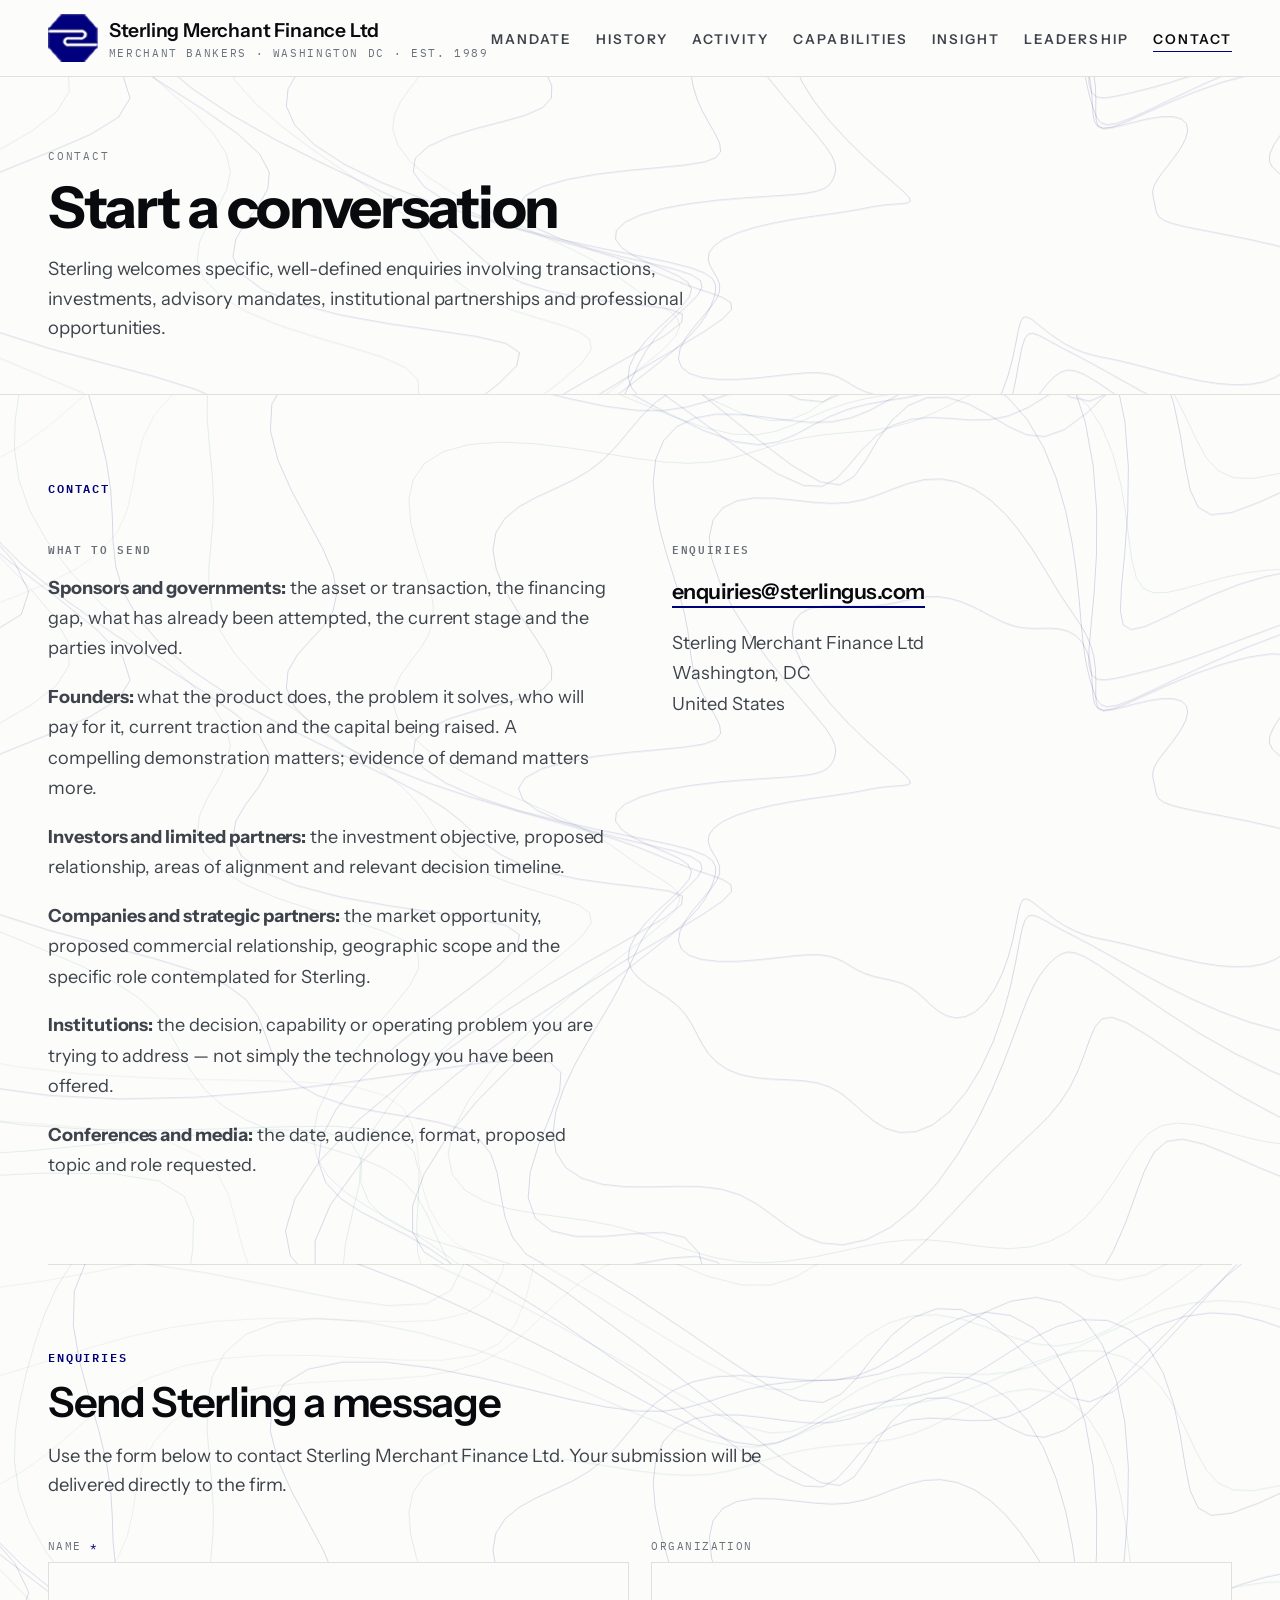
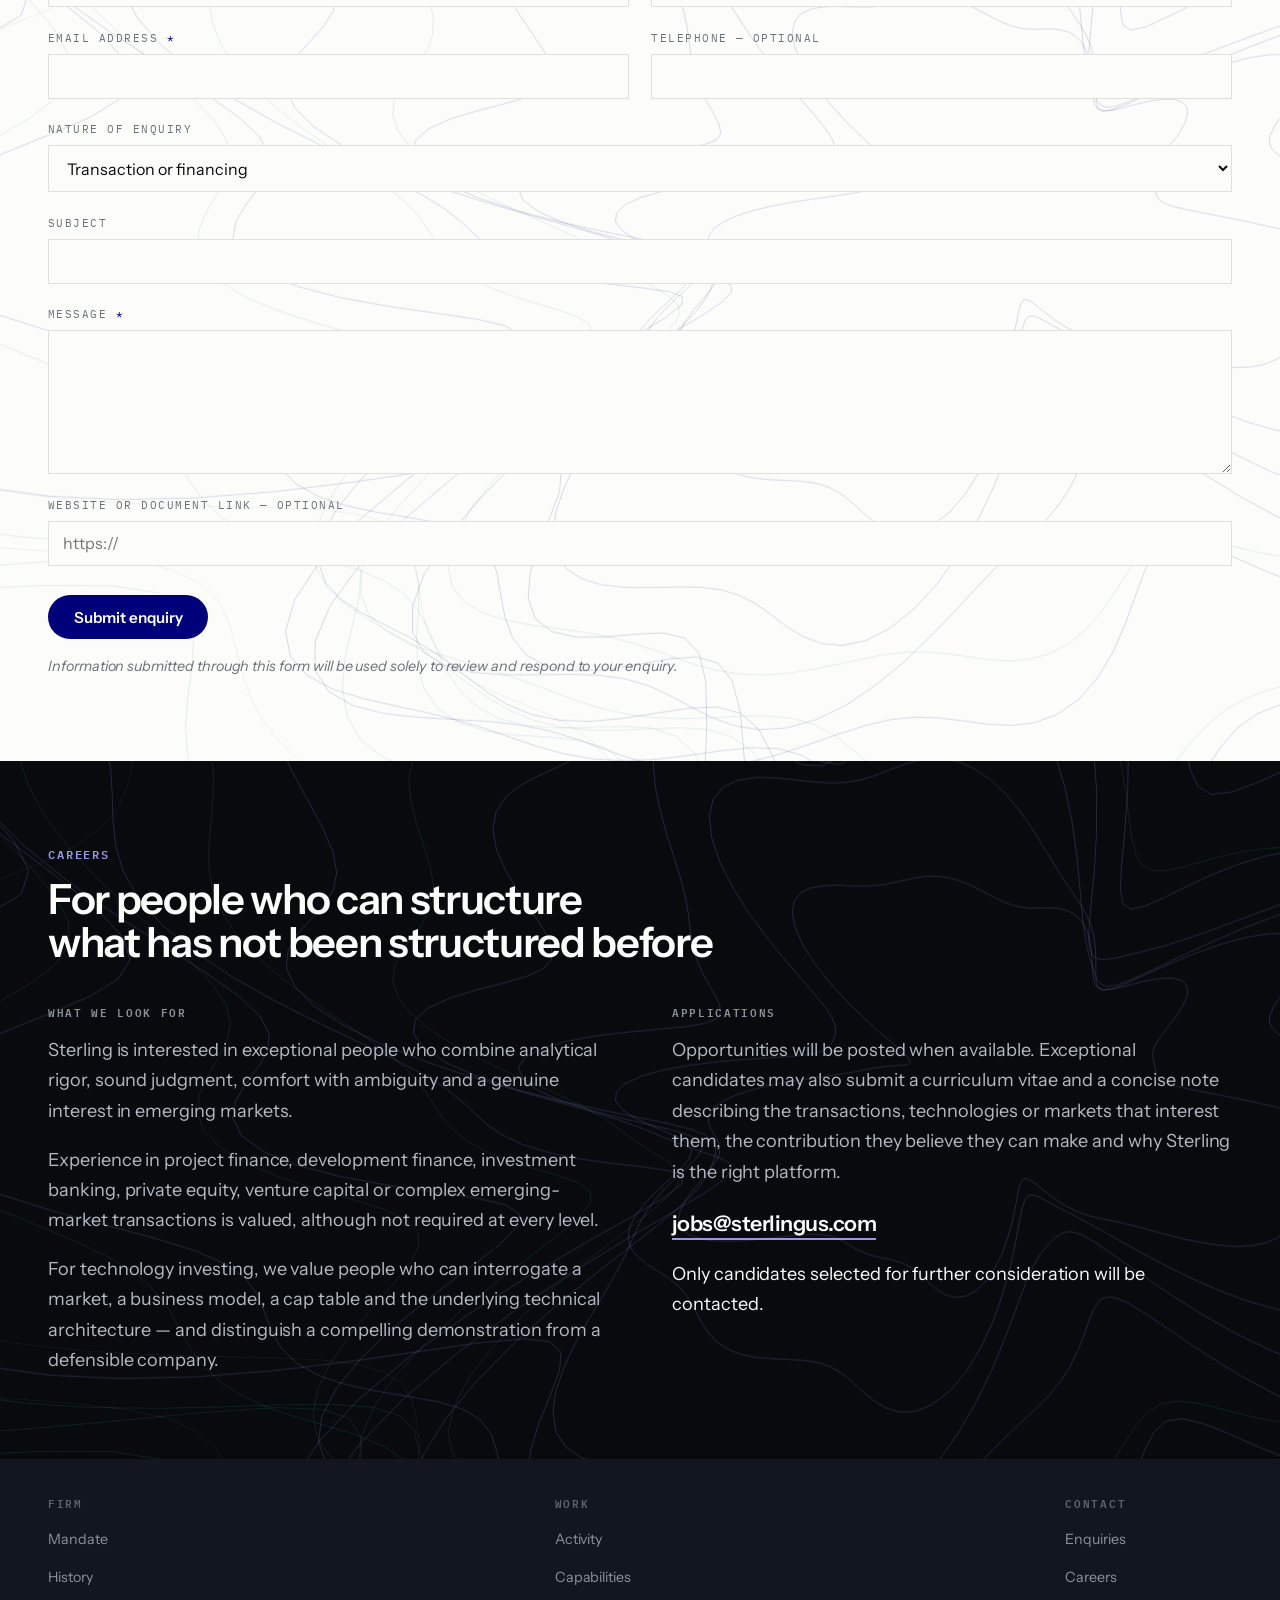
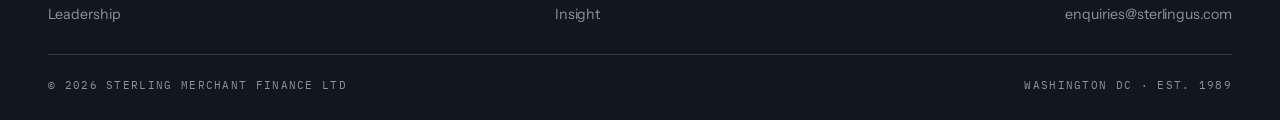
<file: contact.html>
<!DOCTYPE html>
<html lang="en">
<head>
<meta charset="utf-8">
<meta name="viewport" content="width=device-width, initial-scale=1">
<title>Start a conversation &middot; Sterling Merchant Finance Ltd</title>
<meta name="description" content="Contact Sterling Merchant Finance Ltd, Washington&nbsp;DC, regarding transactions, mandates, investment enquiries and careers.">
<link rel="preconnect" href="https://fonts.googleapis.com">
<link rel="preconnect" href="https://fonts.gstatic.com" crossorigin>
<link href="https://fonts.googleapis.com/css2?family=Instrument+Sans:ital,wght@0,400;0,500;0,600;0,700;1,400&family=IBM+Plex+Mono:wght@400;500;600&display=swap" rel="stylesheet">
<link rel="icon" type="image/png" href="images/favicon.png">
<link rel="stylesheet" href="assets/sterling.css">
</head>
<body>
<nav class="nav">
  <div class="nav-in">
    <a class="brand" href="/">
      <img src="images/logo.png" alt="Sterling Merchant Finance Ltd" width="31" height="30">
      <span><span class="nm">Sterling Merchant Finance Ltd</span><span class="tl">Merchant Bankers &middot; Washington&nbsp;DC &middot; Est. 1989</span></span>
    </a>
    <ul class="nav-links">
      <li><a href="/mandate">Mandate</a></li>
      <li><a href="/history">History</a></li>
      <li><a href="/activity">Activity</a></li>
      <li><a href="/capabilities">Capabilities</a></li>
      <li><a href="/insight">Insight</a></li>
      <li><a href="/leadership">Leadership</a></li>
      <li><a href="/contact" aria-current="page">Contact</a></li>
    </ul>
    <button class="burger" aria-label="Menu" aria-expanded="false"><i></i><i></i><i></i></button>
  </div>
</nav>
<header class="phero">
  <div class="field" aria-hidden="true"></div>
  <div class="wrap">
    <p class="crumb">Contact</p>
    <h1 class="h1">Start a conversation</h1>
    <p class="dek">Sterling welcomes specific, well-defined enquiries involving transactions, investments, advisory mandates, institutional partnerships and professional opportunities.</p>
  </div>
</header>

<section class="sect">
  <div class="field" aria-hidden="true"></div>
  <div class="wrap">
    <span class="lab">Contact</span>
    <div class="ct-grid" style="margin-top:clamp(1.8rem,4vw,2.6rem)">
      <div>
        <h4>What to send</h4>
        <div class="prose">
          <p><strong>Sponsors and governments:</strong> the asset or transaction, the financing gap, what has already been attempted, the current stage and the parties involved.</p>
          <p><strong>Founders:</strong> what the product does, the problem it solves, who will pay for it, current traction and the capital being raised. A compelling demonstration matters; evidence of demand matters more.</p>
          <p><strong>Investors and limited partners:</strong> the investment objective, proposed relationship, areas of alignment and relevant decision timeline.</p>
          <p><strong>Companies and strategic partners:</strong> the market opportunity, proposed commercial relationship, geographic scope and the specific role contemplated for Sterling.</p>
          <p><strong>Institutions:</strong> the decision, capability or operating problem you are trying to address &mdash; not simply the technology you have been offered.</p>
          <p><strong>Conferences and media:</strong> the date, audience, format, proposed topic and role requested.</p>
        </div>
      </div>
      <div>
        <h4>Enquiries</h4>
        <a class="big" href="mailto:enquiries@sterlingus.com">enquiries@sterlingus.com</a>
        <address style="margin-top:1.2rem">Sterling Merchant Finance Ltd<br>Washington,&nbsp;DC<br>United States</address>
      </div>
    </div>
  </div>
</section>

<section class="sect hr">
  <div class="field" aria-hidden="true"></div>
  <div class="wrap">
    <span class="lab">Enquiries</span>
    <h2 class="h2">Send Sterling a message</h2>
    <p class="dek">Use the form below to contact Sterling Merchant Finance Ltd. Your submission will be delivered directly to the firm.</p>

    <!-- The action below is a PLACEHOLDER. A static site cannot process a form:
         point this at a form service (Formspree, Basin, Netlify Forms) or a
         server endpoint before launch, or the submit button will do nothing. -->
    <form class="form" method="POST" action="#REPLACE_WITH_FORM_ENDPOINT">
      <div class="f-grid">
        <div class="f-row"><label for="f-name">Name <span class="req">*</span></label><input id="f-name" name="name" type="text" required></div>
        <div class="f-row"><label for="f-org">Organization</label><input id="f-org" name="organization" type="text"></div>
        <div class="f-row"><label for="f-email">Email address <span class="req">*</span></label><input id="f-email" name="email" type="email" required></div>
        <div class="f-row"><label for="f-tel">Telephone &mdash; optional</label><input id="f-tel" name="telephone" type="tel"></div>
        <div class="f-row wide"><label for="f-nature">Nature of enquiry</label>
          <select id="f-nature" name="nature">
            <option>Transaction or financing</option>
            <option>Strategic advisory</option>
            <option>Founder or investment opportunity</option>
            <option>Fund or limited-partner enquiry</option>
            <option>Co-investment or strategic partnership</option>
            <option>Conference, speaking or media</option>
            <option>Other</option>
          </select>
        </div>
        <div class="f-row wide"><label for="f-subject">Subject</label><input id="f-subject" name="subject" type="text"></div>
        <div class="f-row wide"><label for="f-message">Message <span class="req">*</span></label><textarea id="f-message" name="message" required></textarea></div>
        <div class="f-row wide"><label for="f-link">Website or document link &mdash; optional</label><input id="f-link" name="link" type="url" placeholder="https://"></div>
      </div>
      <div class="f-actions">
        <button type="submit">Submit enquiry</button>
      </div>
      <p class="f-note">Information submitted through this form will be used solely to review and respond to your enquiry.</p>
    </form>
  </div>
</section>

<section class="sect dk" id="careers">
  <div class="field" aria-hidden="true"></div>
  <div class="wrap">
    <span class="lab">Careers</span>
    <h2 class="h2">For people who can structure<br>what has not been structured before</h2>
    <div class="ct-grid">
      <div>
        <h4>What we look for</h4>
        <div class="prose">
          <p>Sterling is interested in exceptional people who combine analytical rigor, sound judgment, comfort with ambiguity and a genuine interest in emerging markets.</p>
          <p>Experience in project finance, development finance, investment banking, private equity, venture capital or complex emerging-market transactions is valued, although not required at every level.</p>
          <p>For technology investing, we value people who can interrogate a market, a business model, a cap table and the underlying technical architecture &mdash; and distinguish a compelling demonstration from a defensible company.</p>
        </div>
      </div>
      <div>
        <h4>Applications</h4>
        <div class="prose">
          <p>Opportunities will be posted when available. Exceptional candidates may also submit a curriculum vitae and a concise note describing the transactions, technologies or markets that interest them, the contribution they believe they can make and why Sterling is the right platform.</p>
        </div>
        <p style="margin-top:1.1rem"><a class="big" href="mailto:jobs@sterlingus.com">jobs@sterlingus.com</a></p>
        <p class="prose" style="margin-top:.8rem">Only candidates selected for further consideration will be contacted.</p>
      </div>
    </div>
  </div>
</section>
<footer>
  <div class="foot-in">
    <div class="foot-top">
      <div><h5>Firm</h5><ul><li><a href="/mandate">Mandate</a></li><li><a href="/history">History</a></li><li><a href="/leadership">Leadership</a></li></ul></div>
      <div><h5>Work</h5><ul><li><a href="/activity">Activity</a></li><li><a href="/capabilities">Capabilities</a></li><li><a href="/insight">Insight</a></li></ul></div>
      <div><h5>Contact</h5><ul><li><a href="/contact">Enquiries</a></li><li><a href="/contact#careers">Careers</a></li><li><a href="mailto:enquiries@sterlingus.com">enquiries@sterlingus.com</a></li></ul></div>
    </div>
    <div class="foot-bot"><span>&copy; 2026 Sterling Merchant Finance Ltd</span><span>Washington&nbsp;DC &middot; Est. 1989</span></div>
  </div>
</footer>

<script src="assets/site.js"></script>
</body>
</html>
</file>
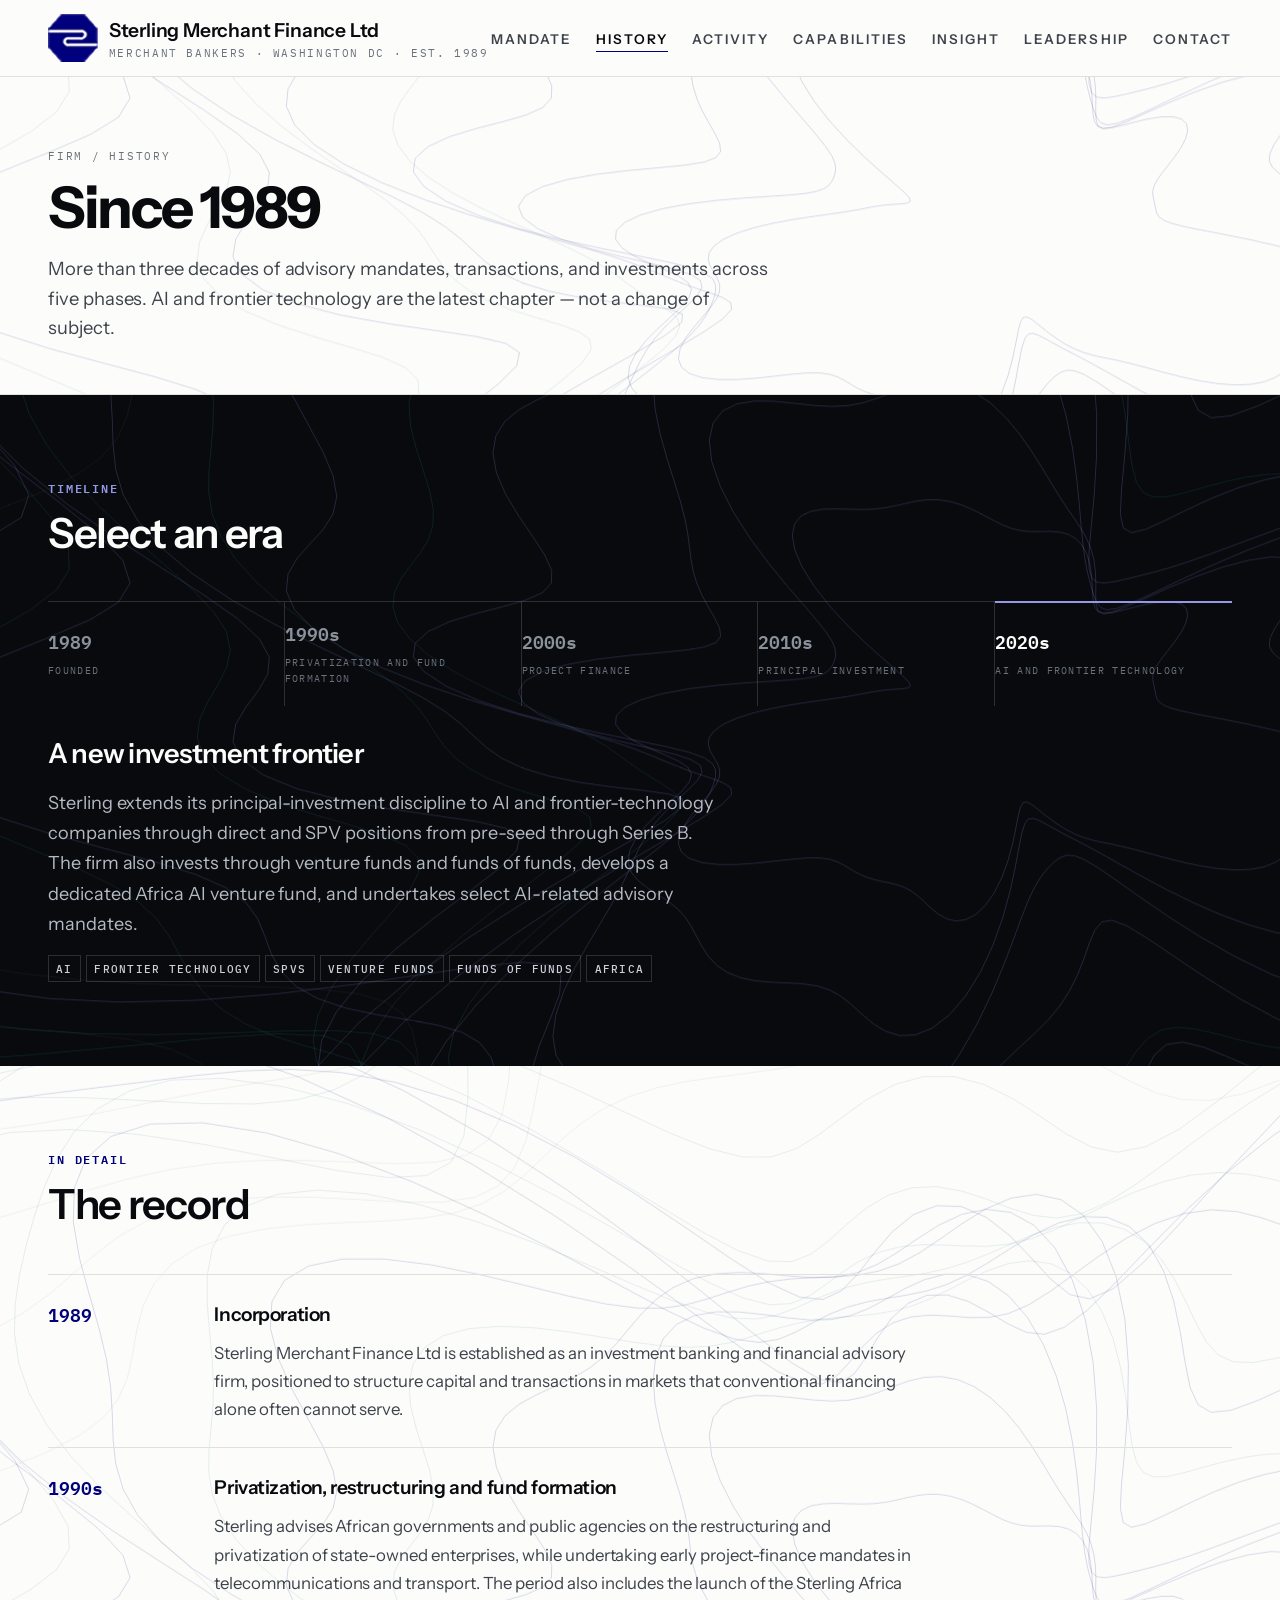
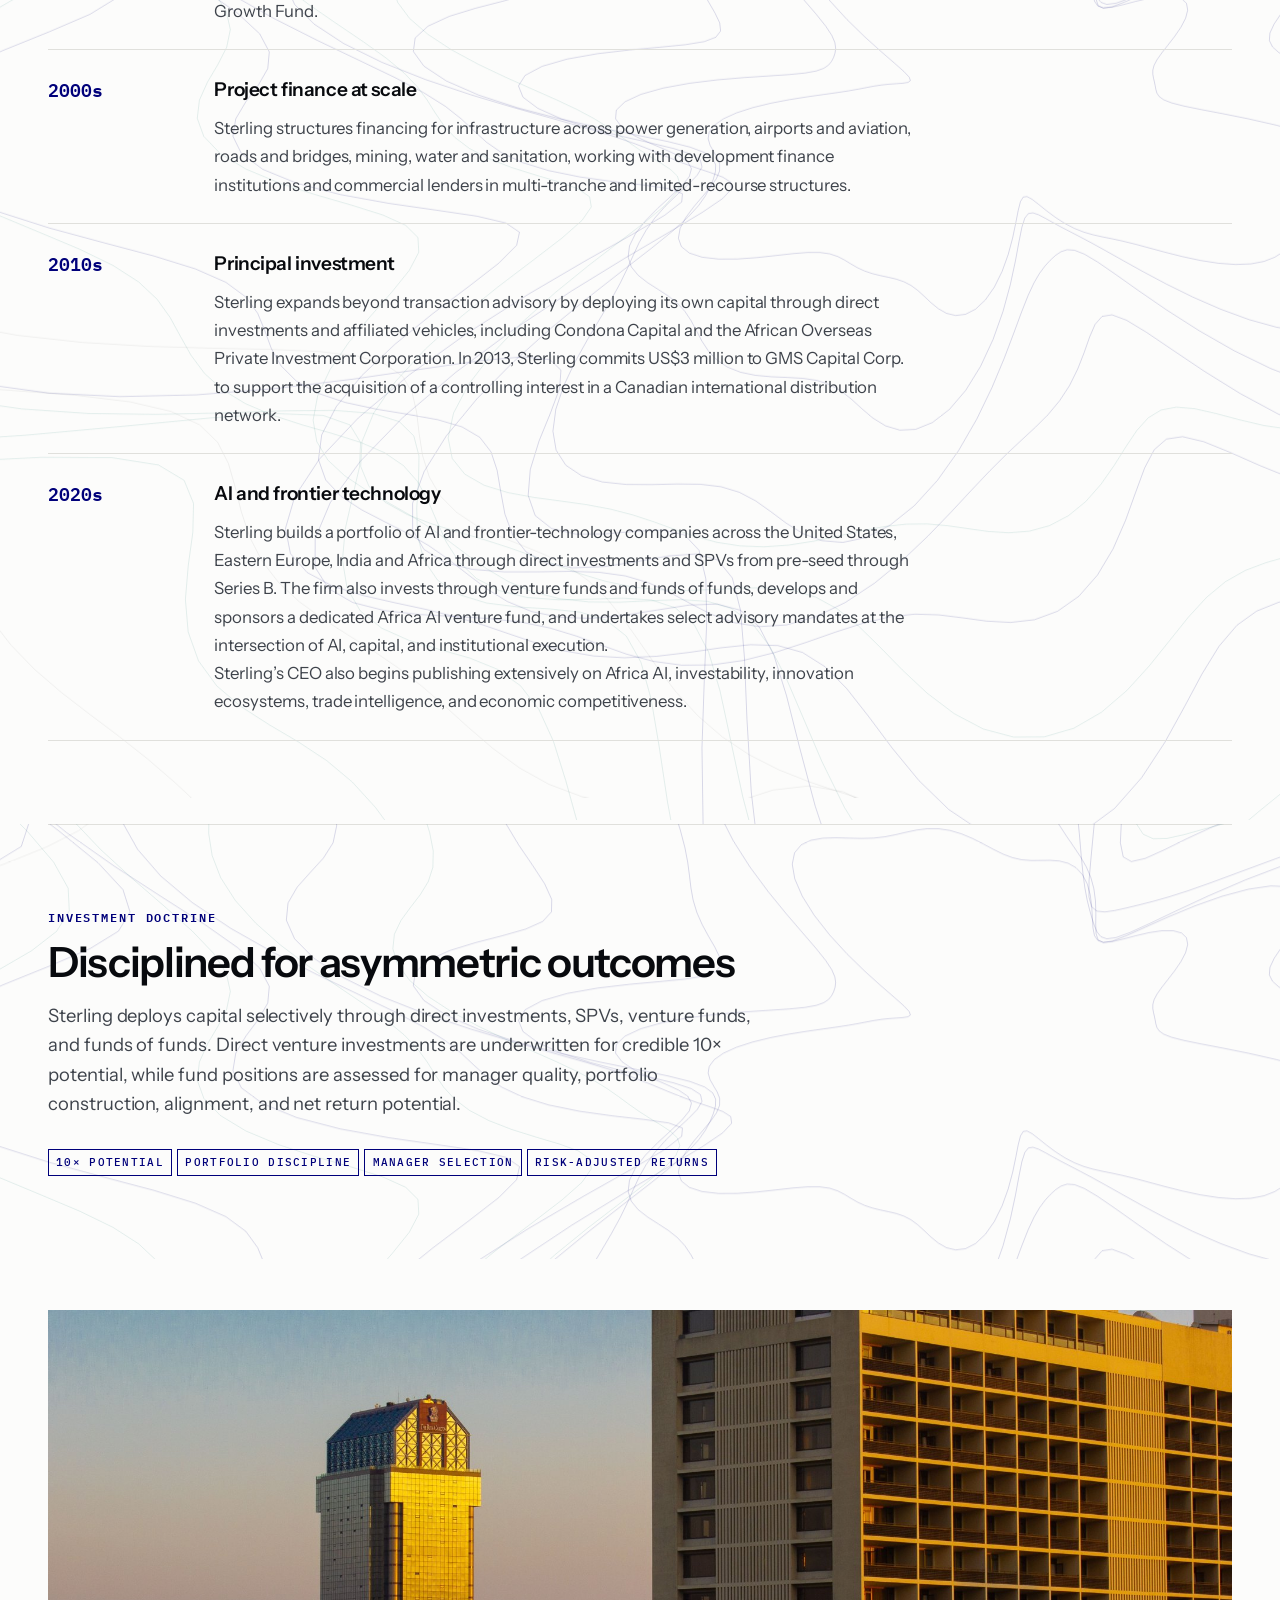
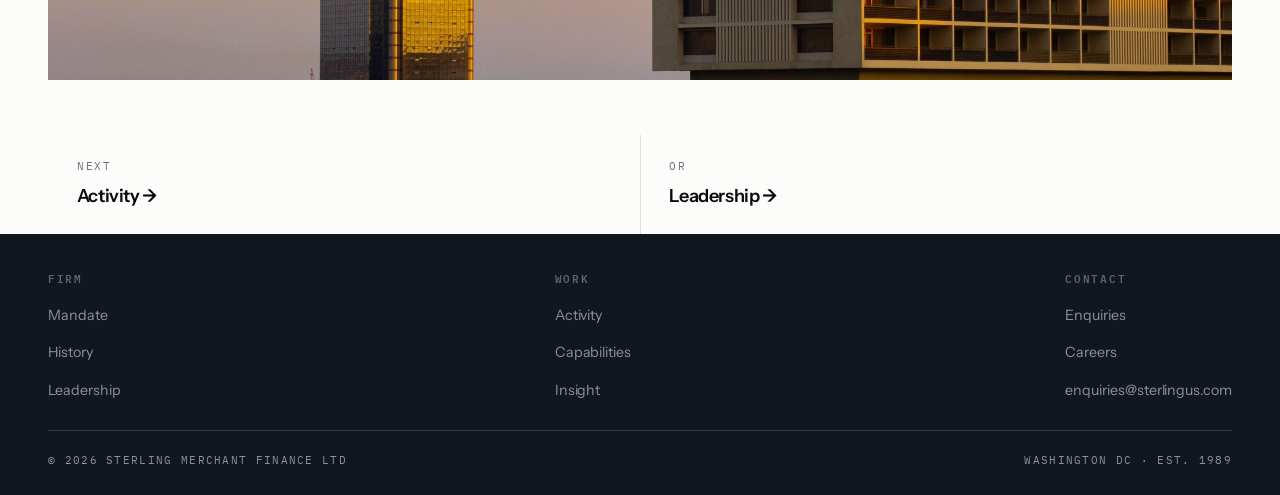
<file: history.html>
<!DOCTYPE html>
<html lang="en">
<head>
<meta charset="utf-8">
<meta name="viewport" content="width=device-width, initial-scale=1">
<title>Since 1989 &middot; Sterling Merchant Finance Ltd</title>
<meta name="description" content="Sterling Merchant Finance Ltd from its 1989 incorporation in Washington&nbsp;DC through privatization mandates, project finance, principal capital and the AI mandate.">
<link rel="preconnect" href="https://fonts.googleapis.com">
<link rel="preconnect" href="https://fonts.gstatic.com" crossorigin>
<link href="https://fonts.googleapis.com/css2?family=Instrument+Sans:ital,wght@0,400;0,500;0,600;0,700;1,400&family=IBM+Plex+Mono:wght@400;500;600&display=swap" rel="stylesheet">
<link rel="icon" type="image/png" href="images/favicon.png">
<link rel="stylesheet" href="assets/sterling.css">
</head>
<body>
<nav class="nav">
  <div class="nav-in">
    <a class="brand" href="/">
      <img src="images/logo.png" alt="Sterling Merchant Finance Ltd" width="31" height="30">
      <span><span class="nm">Sterling Merchant Finance Ltd</span><span class="tl">Merchant Bankers &middot; Washington&nbsp;DC &middot; Est. 1989</span></span>
    </a>
    <ul class="nav-links">
      <li><a href="/mandate">Mandate</a></li>
      <li><a href="/history" aria-current="page">History</a></li>
      <li><a href="/activity">Activity</a></li>
      <li><a href="/capabilities">Capabilities</a></li>
      <li><a href="/insight">Insight</a></li>
      <li><a href="/leadership">Leadership</a></li>
      <li><a href="/contact">Contact</a></li>
    </ul>
    <button class="burger" aria-label="Menu" aria-expanded="false"><i></i><i></i><i></i></button>
  </div>
</nav>
<header class="phero">
  <div class="field" aria-hidden="true"></div>
  <div class="wrap">
    <p class="crumb">Firm / History</p>
    <h1 class="h1">Since 1989</h1>
    <p class="dek">More than three decades of advisory mandates, transactions, and investments across five phases. AI and frontier technology are the latest chapter &mdash; not a change of subject.</p>
  </div>
</header>

<section class="sect dk">
  <div class="field" aria-hidden="true"></div>
  <div class="wrap">
    <span class="lab">Timeline</span>
    <h2 class="h2">Select an era</h2>
    <div class="tl">
      <div class="tl-rail" role="tablist" aria-label="Firm history">
        <button class="tl-btn" role="tab" aria-selected="false" data-i="0"><span class="yr">1989</span><span class="cap">Founded</span></button>
        <button class="tl-btn" role="tab" aria-selected="false" data-i="1"><span class="yr">1990s</span><span class="cap">Privatization and fund formation</span></button>
        <button class="tl-btn" role="tab" aria-selected="false" data-i="2"><span class="yr">2000s</span><span class="cap">Project finance</span></button>
        <button class="tl-btn" role="tab" aria-selected="false" data-i="3"><span class="yr">2010s</span><span class="cap">Principal investment</span></button>
        <button class="tl-btn" role="tab" aria-selected="true" data-i="4"><span class="yr">2020s</span><span class="cap">AI and frontier technology</span></button>
      </div>
      <div class="tl-panel" id="tlp" role="tabpanel" aria-live="polite"></div>
    </div>
  </div>
</section>

<section class="sect">
  <div class="field" aria-hidden="true"></div>
  <div class="wrap">
    <span class="lab">In detail</span>
    <h2 class="h2">The record</h2>
    <ul class="eras">
      <li><span class="yr">1989</span>
        <div><h3>Incorporation</h3>
        <p>Sterling Merchant Finance Ltd is established as an investment banking and financial advisory firm, positioned to structure capital and transactions in markets that conventional financing alone often cannot serve.</p></div></li>
      <li><span class="yr">1990s</span>
        <div><h3>Privatization, restructuring and fund formation</h3>
        <p>Sterling advises African governments and public agencies on the restructuring and privatization of state-owned enterprises, while undertaking early project-finance mandates in telecommunications and transport. The period also includes the launch of the Sterling Africa Growth Fund.</p></div></li>
      <li><span class="yr">2000s</span>
        <div><h3>Project finance at scale</h3>
        <p>Sterling structures financing for infrastructure across power generation, airports and aviation, roads and bridges, mining, water and sanitation, working with development finance institutions and commercial lenders in multi-tranche and limited-recourse structures.</p></div></li>
      <li><span class="yr">2010s</span>
        <div><h3>Principal investment</h3>
        <p>Sterling expands beyond transaction advisory by deploying its own capital through direct investments and affiliated vehicles, including Condona Capital and the African Overseas Private Investment Corporation. In 2013, Sterling commits US$3 million to GMS Capital Corp. to support the acquisition of a controlling interest in a Canadian international distribution network.</p></div></li>
      <li><span class="yr">2020s</span>
        <div><h3>AI and frontier technology</h3>
        <p>Sterling builds a portfolio of AI and frontier-technology companies across the United States, Eastern Europe, India and Africa through direct investments and SPVs from pre-seed through Series B. The firm also invests through venture funds and funds of funds, develops and sponsors a dedicated Africa AI venture fund, and undertakes select advisory mandates at the intersection of AI, capital, and institutional execution.</p><p>Sterling&rsquo;s CEO also begins publishing extensively on Africa AI, investability, innovation ecosystems, trade intelligence, and economic competitiveness.</p></div></li>
    </ul>
  </div>
</section>

<section class="sect hr">
  <div class="field" aria-hidden="true"></div>
  <div class="wrap">
    <span class="lab">Investment doctrine</span>
    <h2 class="h2">Disciplined for asymmetric outcomes</h2>
    <p class="dek">Sterling deploys capital selectively through direct investments, SPVs, venture funds, and funds of funds. Direct venture investments are underwritten for credible 10&times; potential, while fund positions are assessed for manager quality, portfolio construction, alignment, and net return potential.</p>
    <div class="tags" style="margin-top:clamp(1.3rem,2.8vw,1.9rem)"><span class="chip chip-a">10&times; potential</span><span class="chip chip-a">Portfolio discipline</span><span class="chip chip-a">Manager selection</span><span class="chip chip-a">Risk-adjusted returns</span></div>
  </div>
</section>

<div class="wrap">
  <figure class="photoband">
    <img src="images/history-band.jpg" alt="Hotel towers at sunset">
    <div class="ghost">Photo band<br>images/history-band.jpg</div>
  </figure>
</div>

<div class="wrap">
  <div class="nextnav">
    <a href="/activity"><span class="k">Next</span><span class="t">Activity &rarr;</span></a>
    <a href="/leadership"><span class="k">Or</span><span class="t">Leadership &rarr;</span></a>
  </div>
</div>
<footer>
  <div class="foot-in">
    <div class="foot-top">
      <div><h5>Firm</h5><ul><li><a href="/mandate">Mandate</a></li><li><a href="/history">History</a></li><li><a href="/leadership">Leadership</a></li></ul></div>
      <div><h5>Work</h5><ul><li><a href="/activity">Activity</a></li><li><a href="/capabilities">Capabilities</a></li><li><a href="/insight">Insight</a></li></ul></div>
      <div><h5>Contact</h5><ul><li><a href="/contact">Enquiries</a></li><li><a href="/contact#careers">Careers</a></li><li><a href="mailto:enquiries@sterlingus.com">enquiries@sterlingus.com</a></li></ul></div>
    </div>
    <div class="foot-bot"><span>&copy; 2026 Sterling Merchant Finance Ltd</span><span>Washington&nbsp;DC &middot; Est. 1989</span></div>
  </div>
</footer>

<script src="assets/site.js"></script>
</body>
</html>
</file>
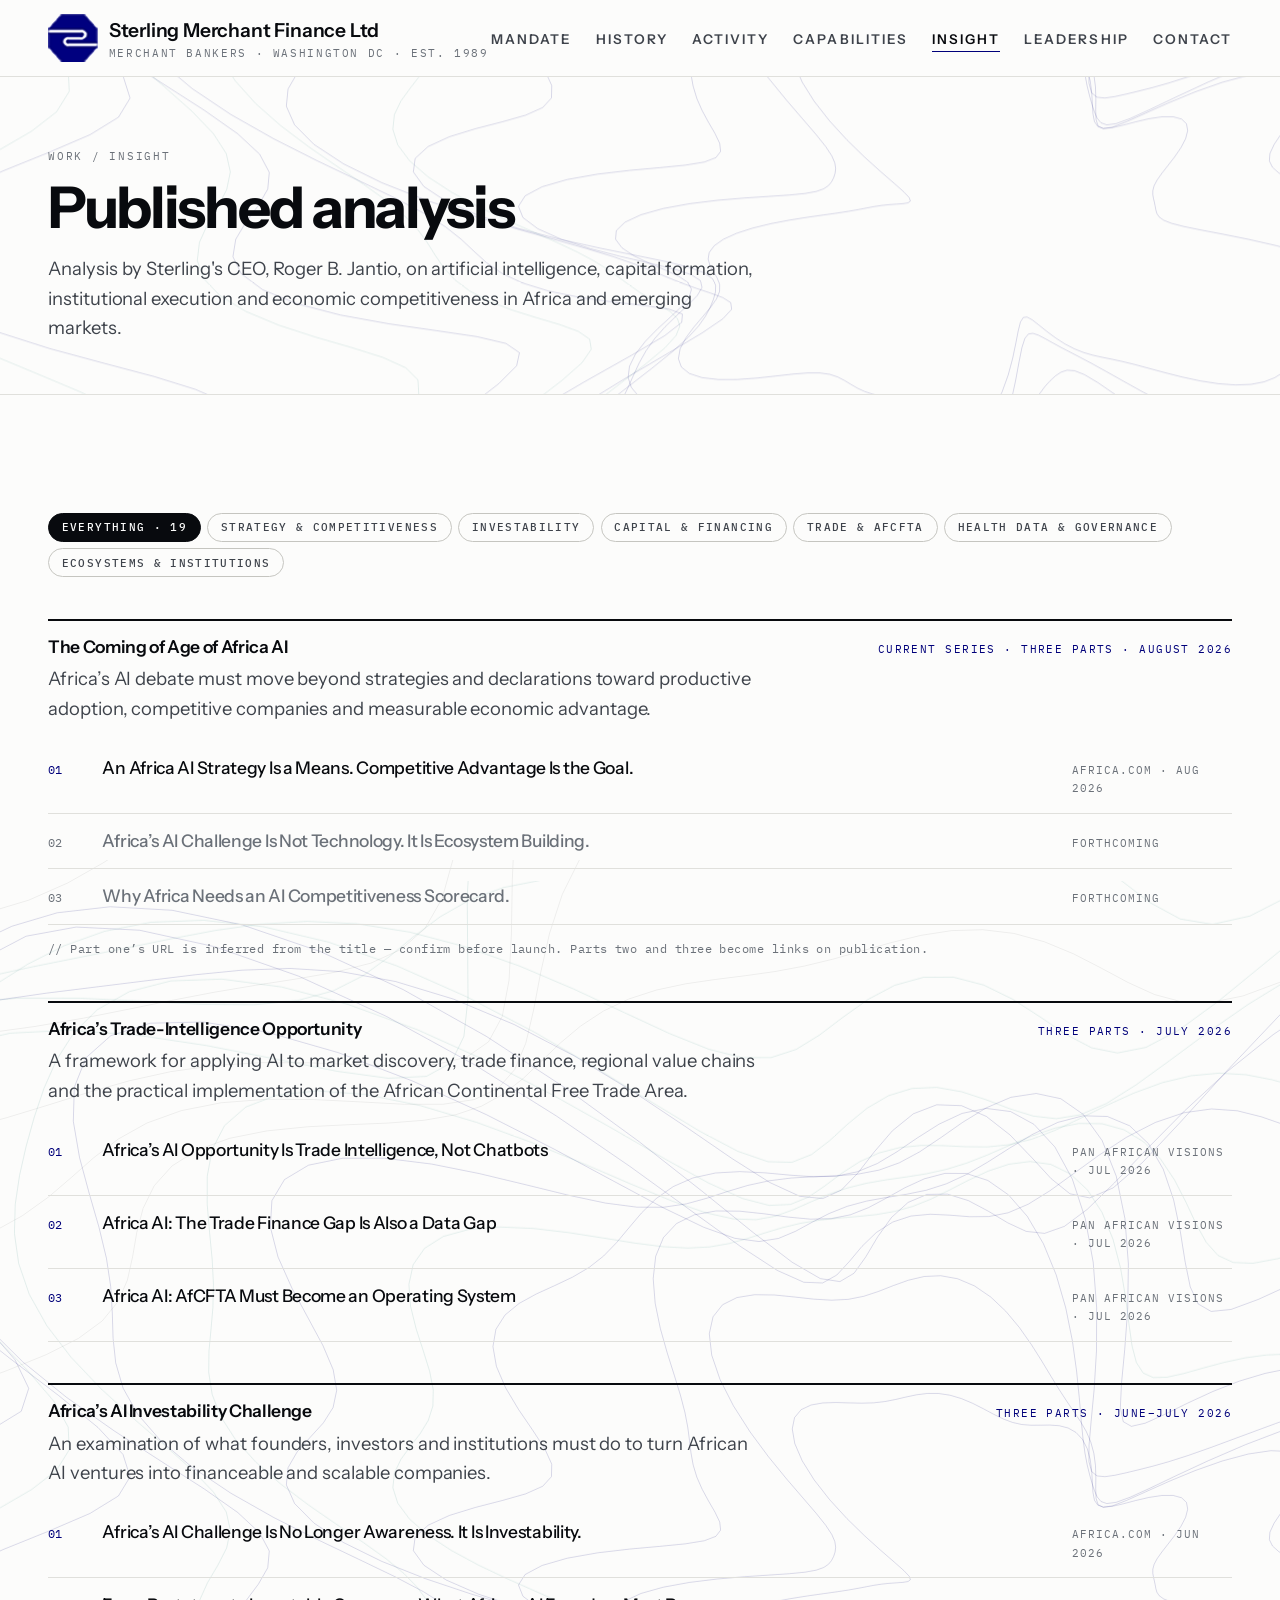
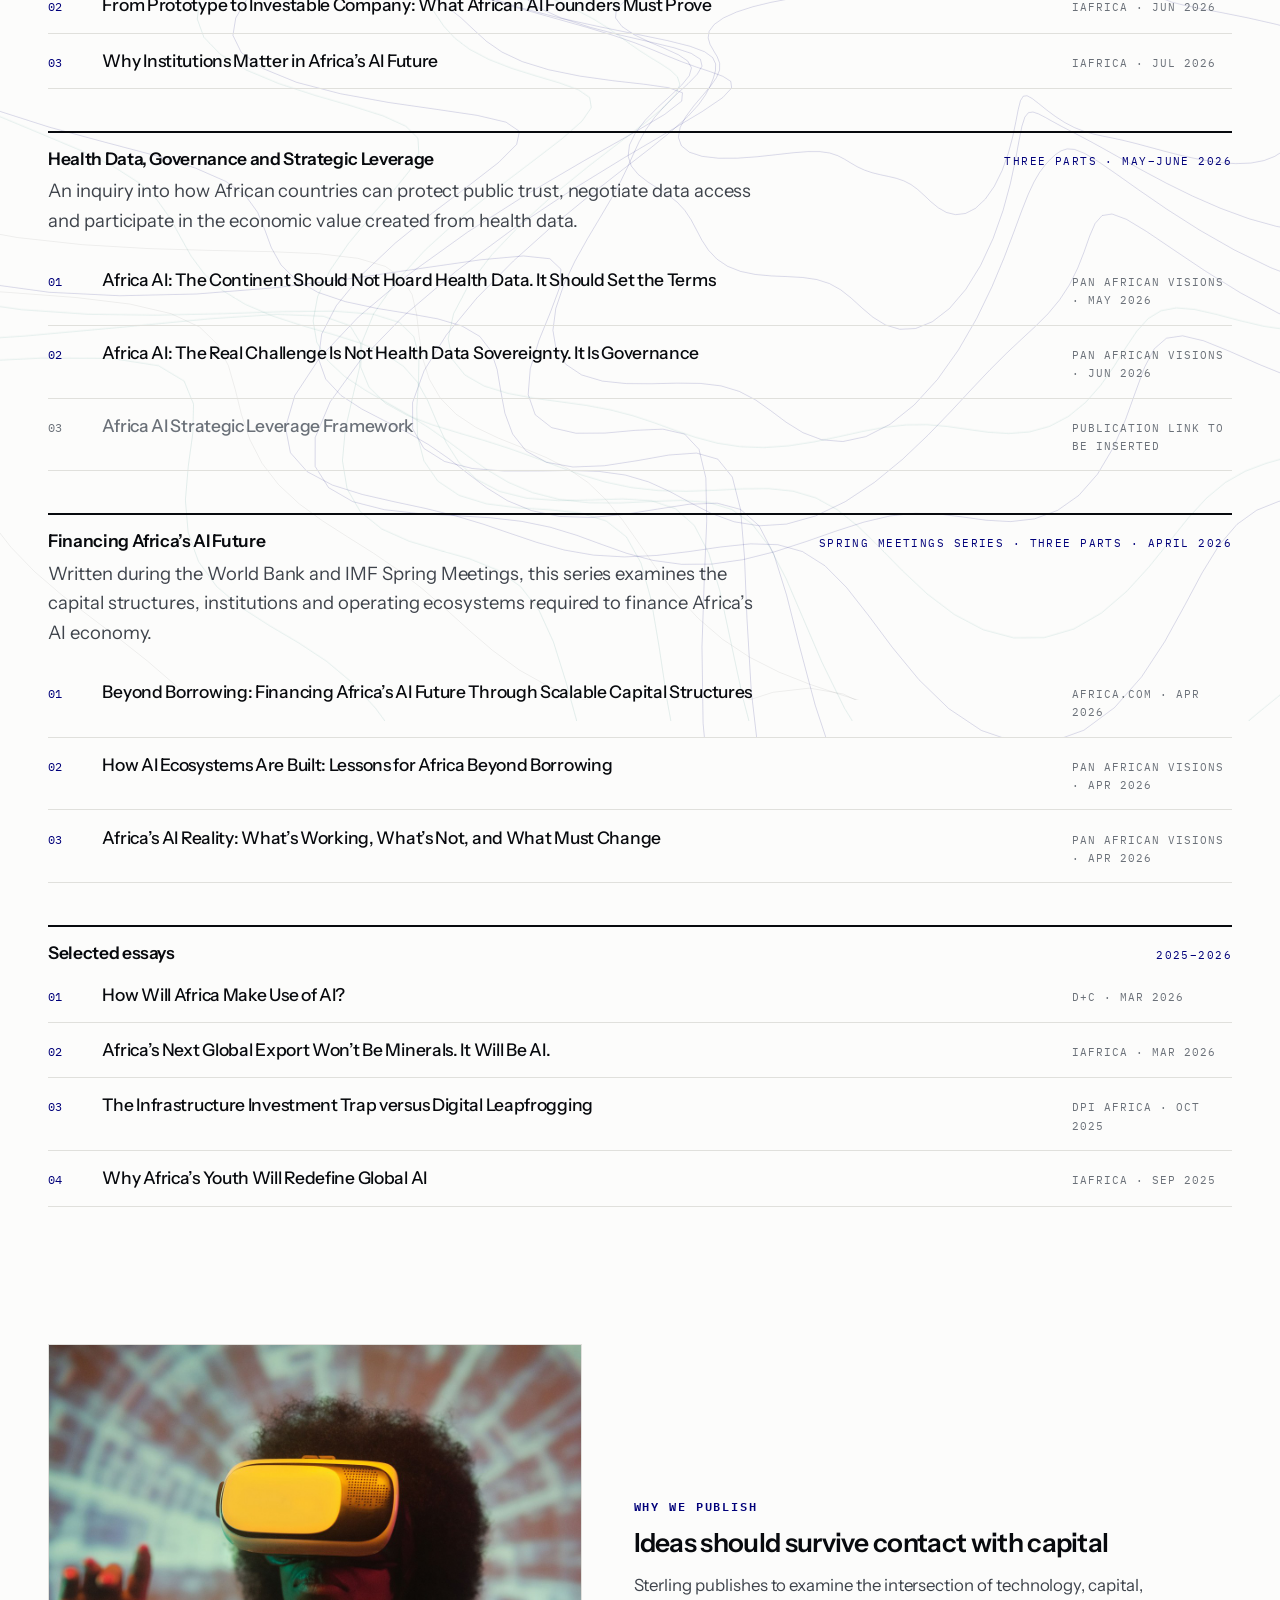
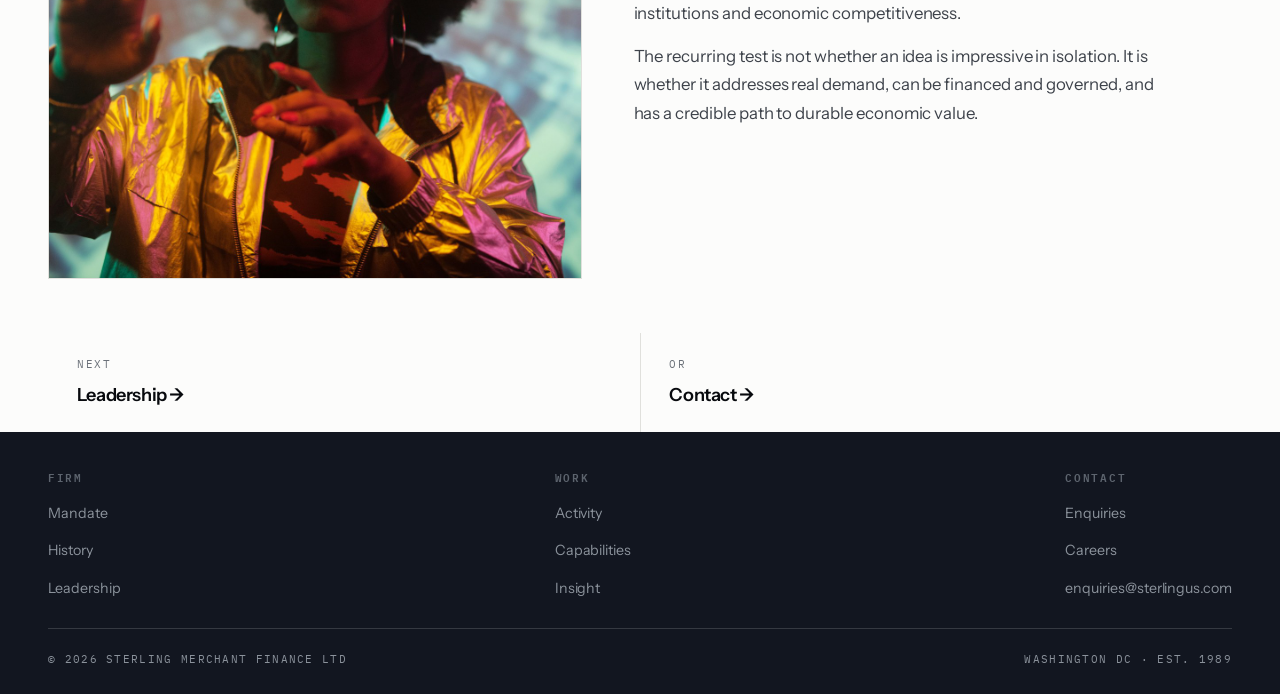
<file: insight.html>
<!DOCTYPE html>
<html lang="en">
<head>
<meta charset="utf-8">
<meta name="viewport" content="width=device-width, initial-scale=1">
<title>Published analysis &middot; Sterling Merchant Finance Ltd</title>
<meta name="description" content="Published analysis on financing artificial intelligence in emerging markets, by Roger B. Jantio.">
<link rel="preconnect" href="https://fonts.googleapis.com">
<link rel="preconnect" href="https://fonts.gstatic.com" crossorigin>
<link href="https://fonts.googleapis.com/css2?family=Instrument+Sans:ital,wght@0,400;0,500;0,600;0,700;1,400&family=IBM+Plex+Mono:wght@400;500;600&display=swap" rel="stylesheet">
<link rel="icon" type="image/png" href="images/favicon.png">
<link rel="stylesheet" href="assets/sterling.css">
</head>
<body>
<nav class="nav">
  <div class="nav-in">
    <a class="brand" href="/">
      <img src="images/logo.png" alt="Sterling Merchant Finance Ltd" width="31" height="30">
      <span><span class="nm">Sterling Merchant Finance Ltd</span><span class="tl">Merchant Bankers &middot; Washington&nbsp;DC &middot; Est. 1989</span></span>
    </a>
    <ul class="nav-links">
      <li><a href="/mandate">Mandate</a></li>
      <li><a href="/history">History</a></li>
      <li><a href="/activity">Activity</a></li>
      <li><a href="/capabilities">Capabilities</a></li>
      <li><a href="/insight" aria-current="page">Insight</a></li>
      <li><a href="/leadership">Leadership</a></li>
      <li><a href="/contact">Contact</a></li>
    </ul>
    <button class="burger" aria-label="Menu" aria-expanded="false"><i></i><i></i><i></i></button>
  </div>
</nav>
<header class="phero">
  <div class="field" aria-hidden="true"></div>
  <div class="wrap">
    <p class="crumb">Work / Insight</p>
    <h1 class="h1">Published analysis</h1>
    <p class="dek">Analysis by Sterling's CEO, Roger B. Jantio, on artificial intelligence, capital formation, institutional execution and economic competitiveness in Africa and emerging markets.</p>
  </div>
</header>

<section class="sect">
  <div class="field" aria-hidden="true"></div>
  <div class="wrap">
    <div class="filters" id="topicfilters" role="group" aria-label="Filter analysis by interest">
      <button class="fbtn" type="button" data-t="all" aria-pressed="true">Everything &middot; 19</button>
      <button class="fbtn" type="button" data-t="strategy" aria-pressed="false">Strategy &amp; competitiveness</button>
      <button class="fbtn" type="button" data-t="investability" aria-pressed="false">Investability</button>
      <button class="fbtn" type="button" data-t="financing" aria-pressed="false">Capital &amp; financing</button>
      <button class="fbtn" type="button" data-t="trade" aria-pressed="false">Trade &amp; AfCFTA</button>
      <button class="fbtn" type="button" data-t="health" aria-pressed="false">Health data &amp; governance</button>
      <button class="fbtn" type="button" data-t="ecosystems" aria-pressed="false">Ecosystems &amp; institutions</button>
    </div>
    <p class="f-empty" id="topicempty">Nothing under that interest yet.</p>

    <div class="grp" data-g="a">
      <div class="grp-hd"><h3>The Coming of Age of Africa AI</h3><span class="cnt">Current series &middot; Three parts &middot; August 2026</span></div>
      <p class="dek" style="margin:.2rem 0 1.1rem">Africa&rsquo;s AI debate must move beyond strategies and declarations toward productive adoption, competitive companies and measurable economic advantage.</p>
      <ul class="arts">
        <li data-t="strategy ecosystems"><a href="https://africa.com/an-africa-ai-strategy-is-a-means-competitive-advantage-is-the-goal/" target="_blank" rel="noopener"><span class="ix">01</span><span class="ti">An Africa AI Strategy Is a Means. Competitive Advantage Is the Goal.</span><span class="sr">Africa.com &middot; Aug 2026</span></a></li>
        <li data-t="strategy ecosystems"><span class="pend"><span class="ix">02</span><span class="ti">Africa&rsquo;s AI Challenge Is Not Technology. It Is Ecosystem Building.</span><span class="sr">Forthcoming</span></span></li>
        <li data-t="strategy"><span class="pend"><span class="ix">03</span><span class="ti">Why Africa Needs an AI Competitiveness Scorecard.</span><span class="sr">Forthcoming</span></span></li>
      </ul>
      <p class="note">// Part one&rsquo;s URL is inferred from the title &mdash; confirm before launch. Parts two and three become links on publication.</p>
    </div>

    <div class="grp" data-g="b">
      <div class="grp-hd"><h3>Africa&rsquo;s Trade-Intelligence Opportunity</h3><span class="cnt">Three parts &middot; July 2026</span></div>
      <p class="dek" style="margin:.2rem 0 1.1rem">A framework for applying AI to market discovery, trade finance, regional value chains and the practical implementation of the African Continental Free Trade Area.</p>
      <ul class="arts">
        <li data-t="trade"><a href="https://panafricanvisions.com/2026/07/africas-ai-opportunity-is-trade-intelligence-not-chatbots/" target="_blank" rel="noopener"><span class="ix">01</span><span class="ti">Africa&rsquo;s AI Opportunity Is Trade Intelligence, Not Chatbots</span><span class="sr">Pan African Visions &middot; Jul 2026</span></a></li>
        <li data-t="trade financing"><a href="https://panafricanvisions.com/2026/07/africa-ai-the-trade-finance-gap-is-also-a-data-gap/" target="_blank" rel="noopener"><span class="ix">02</span><span class="ti">Africa AI: The Trade Finance Gap Is Also a Data Gap</span><span class="sr">Pan African Visions &middot; Jul 2026</span></a></li>
        <li data-t="trade"><a href="https://panafricanvisions.com/2026/07/africa-ai-afcfta-must-become-an-operating-system/" target="_blank" rel="noopener"><span class="ix">03</span><span class="ti">Africa AI: AfCFTA Must Become an Operating System</span><span class="sr">Pan African Visions &middot; Jul 2026</span></a></li>
      </ul>
    </div>

    <div class="grp" data-g="c">
      <div class="grp-hd"><h3>Africa&rsquo;s AI Investability Challenge</h3><span class="cnt">Three parts &middot; June&ndash;July 2026</span></div>
      <p class="dek" style="margin:.2rem 0 1.1rem">An examination of what founders, investors and institutions must do to turn African AI ventures into financeable and scalable companies.</p>
      <ul class="arts">
        <li data-t="investability"><a href="https://africa.com/africas-ai-challenge-is-no-longer-awareness-it-is-investability/" target="_blank" rel="noopener"><span class="ix">01</span><span class="ti">Africa&rsquo;s AI Challenge Is No Longer Awareness. It Is Investability.</span><span class="sr">Africa.com &middot; Jun 2026</span></a></li>
        <li data-t="investability"><a href="https://iafrica.com/from-prototype-to-investable-company-what-african-ai-founders-must-prove/" target="_blank" rel="noopener"><span class="ix">02</span><span class="ti">From Prototype to Investable Company: What African AI Founders Must Prove</span><span class="sr">iAfrica &middot; Jun 2026</span></a></li>
        <li data-t="investability ecosystems"><a href="https://iafrica.com/why-institutions-matter-in-africas-ai-future/" target="_blank" rel="noopener"><span class="ix">03</span><span class="ti">Why Institutions Matter in Africa&rsquo;s AI Future</span><span class="sr">iAfrica &middot; Jul 2026</span></a></li>
      </ul>
    </div>

    <div class="grp" data-g="d">
      <div class="grp-hd"><h3>Health Data, Governance and Strategic Leverage</h3><span class="cnt">Three parts &middot; May&ndash;June 2026</span></div>
      <p class="dek" style="margin:.2rem 0 1.1rem">An inquiry into how African countries can protect public trust, negotiate data access and participate in the economic value created from health data.</p>
      <ul class="arts">
        <li data-t="health"><a href="https://panafricanvisions.com/2026/05/africa-ai-the-continent-should-not-hoard-health-data-it-should-set-the-terms/" target="_blank" rel="noopener"><span class="ix">01</span><span class="ti">Africa AI: The Continent Should Not Hoard Health Data. It Should Set the Terms</span><span class="sr">Pan African Visions &middot; May 2026</span></a></li>
        <li data-t="health"><a href="https://panafricanvisions.com/2026/06/africa-ai-the-real-challenge-is-not-health-data-sovereignty-it-is-governance/" target="_blank" rel="noopener"><span class="ix">02</span><span class="ti">Africa AI: The Real Challenge Is Not Health Data Sovereignty. It Is Governance</span><span class="sr">Pan African Visions &middot; Jun 2026</span></a></li>
        <li data-t="health strategy"><span class="pend"><span class="ix">03</span><span class="ti">Africa AI Strategic Leverage Framework</span><span class="sr">Publication link to be inserted</span></span></li>
      </ul>
    </div>

    <div class="grp" data-g="e">
      <div class="grp-hd"><h3>Financing Africa&rsquo;s AI Future</h3><span class="cnt">Spring Meetings series &middot; Three parts &middot; April 2026</span></div>
      <p class="dek" style="margin:.2rem 0 1.1rem">Written during the World Bank and IMF Spring Meetings, this series examines the capital structures, institutions and operating ecosystems required to finance Africa&rsquo;s AI economy.</p>
      <ul class="arts">
        <li data-t="financing"><a href="https://africa.com/beyond-borrowing-financing-africas-ai-future-through-scalable-capital-structures/" target="_blank" rel="noopener"><span class="ix">01</span><span class="ti">Beyond Borrowing: Financing Africa&rsquo;s AI Future Through Scalable Capital Structures</span><span class="sr">Africa.com &middot; Apr 2026</span></a></li>
        <li data-t="financing ecosystems"><a href="https://panafricanvisions.com/2026/04/how-ai-ecosystems-are-built-lessons-for-africa-beyond-borrowing-a-conversation-for-the-spring-meetings/" target="_blank" rel="noopener"><span class="ix">02</span><span class="ti">How AI Ecosystems Are Built: Lessons for Africa Beyond Borrowing</span><span class="sr">Pan African Visions &middot; Apr 2026</span></a></li>
        <li data-t="ecosystems strategy"><a href="https://panafricanvisions.com/2026/04/africas-ai-reality-whats-working-whats-not-and-what-must-change/" target="_blank" rel="noopener"><span class="ix">03</span><span class="ti">Africa&rsquo;s AI Reality: What&rsquo;s Working, What&rsquo;s Not, and What Must Change</span><span class="sr">Pan African Visions &middot; Apr 2026</span></a></li>
      </ul>
    </div>

    <div class="grp" data-g="f">
      <div class="grp-hd"><h3>Selected essays</h3><span class="cnt">2025&ndash;2026</span></div>
      <ul class="arts">
        <li data-t="strategy"><a href="https://www.dandc.eu/en/article/africa%E2%80%93artificial-intelligence%E2%80%93leapfrogging%E2%80%93economy%E2%80%93two-visions" target="_blank" rel="noopener"><span class="ix">01</span><span class="ti">How Will Africa Make Use of AI?</span><span class="sr">D+C &middot; Mar 2026</span></a></li>
        <li data-t="strategy trade"><a href="https://iafrica.com/africas-next-global-export-wont-be-minerals-it-will-be-ai/" target="_blank" rel="noopener"><span class="ix">02</span><span class="ti">Africa&rsquo;s Next Global Export Won&rsquo;t Be Minerals. It Will Be AI.</span><span class="sr">iAfrica &middot; Mar 2026</span></a></li>
        <li data-t="financing"><a href="https://dpi.africa.com/the-infrastructure-investment-trap-vs-digital-leapfrogging/" target="_blank" rel="noopener"><span class="ix">03</span><span class="ti">The Infrastructure Investment Trap versus Digital Leapfrogging</span><span class="sr">DPI Africa &middot; Oct 2025</span></a></li>
        <li data-t="ecosystems"><a href="https://iafrica.com/why-africas-youth-will-redefine-global-ai-the-real-reasons/" target="_blank" rel="noopener"><span class="ix">04</span><span class="ti">Why Africa&rsquo;s Youth Will Redefine Global AI</span><span class="sr">iAfrica &middot; Sep 2025</span></a></li>
      </ul>
    </div>

  </div>
</section>

<div class="wrap">
  <figure class="sidefig">
    <div class="sf-img">
      <img src="images/insight-square.jpg" alt="A person using a virtual-reality headset against a projected map">
      <div class="ghost">images/<br>insight-square.jpg</div>
    </div>
    <div class="sf-body">
      <span class="lab">Why we publish</span>
      <h3>Ideas should survive contact with capital</h3>
      <p>Sterling publishes to examine the intersection of technology, capital, institutions and economic competitiveness.</p>
      <p>The recurring test is not whether an idea is impressive in isolation. It is whether it addresses real demand, can be financed and governed, and has a credible path to durable economic value.</p>
    </div>
  </figure>
</div>

<div class="wrap">
  <div class="nextnav">
    <a href="/leadership"><span class="k">Next</span><span class="t">Leadership &rarr;</span></a>
    <a href="/contact"><span class="k">Or</span><span class="t">Contact &rarr;</span></a>
  </div>
</div>
<footer>
  <div class="foot-in">
    <div class="foot-top">
      <div><h5>Firm</h5><ul><li><a href="/mandate">Mandate</a></li><li><a href="/history">History</a></li><li><a href="/leadership">Leadership</a></li></ul></div>
      <div><h5>Work</h5><ul><li><a href="/activity">Activity</a></li><li><a href="/capabilities">Capabilities</a></li><li><a href="/insight">Insight</a></li></ul></div>
      <div><h5>Contact</h5><ul><li><a href="/contact">Enquiries</a></li><li><a href="/contact#careers">Careers</a></li><li><a href="mailto:enquiries@sterlingus.com">enquiries@sterlingus.com</a></li></ul></div>
    </div>
    <div class="foot-bot"><span>&copy; 2026 Sterling Merchant Finance Ltd</span><span>Washington&nbsp;DC &middot; Est. 1989</span></div>
  </div>
</footer>

<script src="assets/site.js"></script>
</body>
</html>
</file>
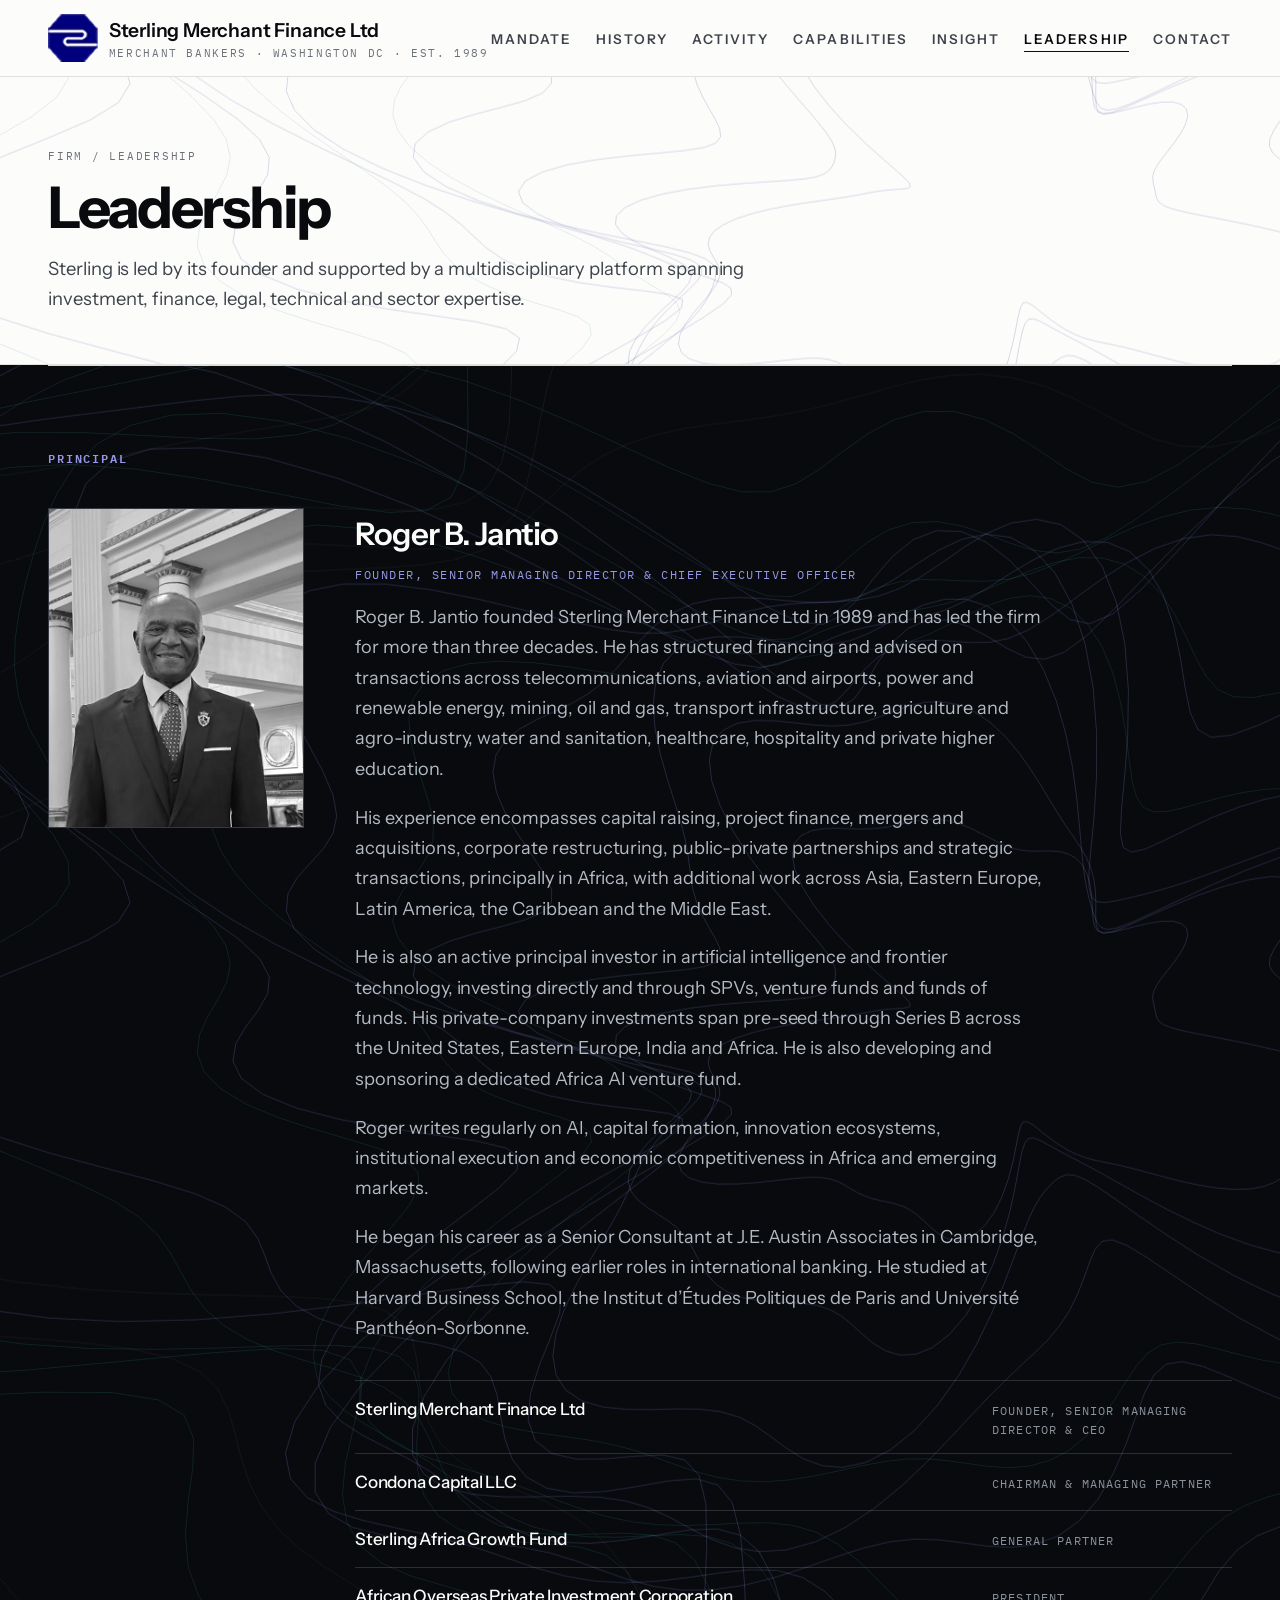
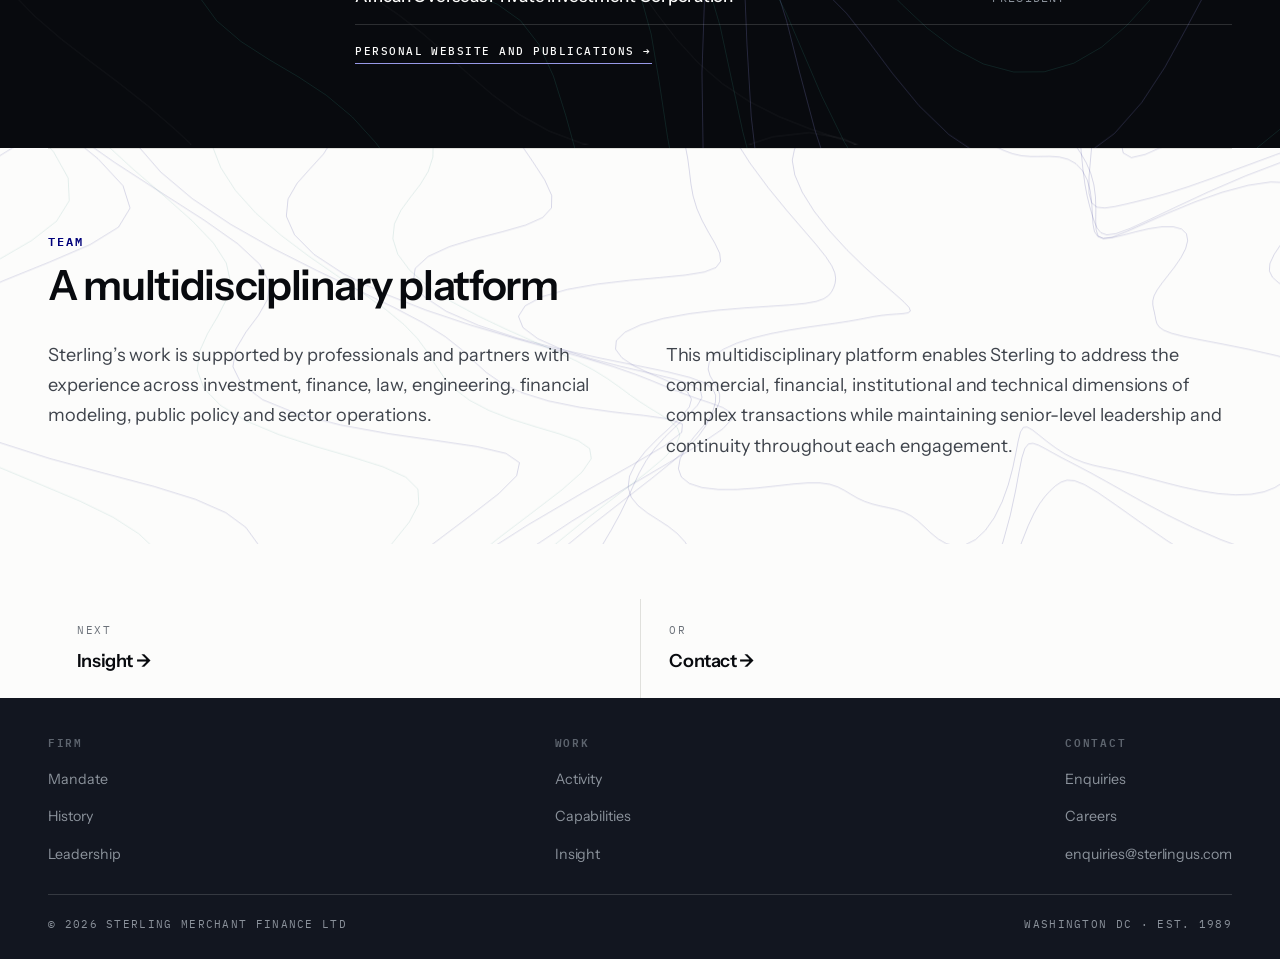
<file: leadership.html>
<!DOCTYPE html>
<html lang="en">
<head>
<meta charset="utf-8">
<meta name="viewport" content="width=device-width, initial-scale=1">
<title>Leadership &middot; Sterling Merchant Finance Ltd</title>
<meta name="description" content="Roger B. Jantio, Founder, Senior Managing Director and Chief Executive of Sterling Merchant Finance Ltd.">
<link rel="preconnect" href="https://fonts.googleapis.com">
<link rel="preconnect" href="https://fonts.gstatic.com" crossorigin>
<link href="https://fonts.googleapis.com/css2?family=Instrument+Sans:ital,wght@0,400;0,500;0,600;0,700;1,400&family=IBM+Plex+Mono:wght@400;500;600&display=swap" rel="stylesheet">
<link rel="icon" type="image/png" href="images/favicon.png">
<link rel="stylesheet" href="assets/sterling.css">
</head>
<body>
<nav class="nav">
  <div class="nav-in">
    <a class="brand" href="/">
      <img src="images/logo.png" alt="Sterling Merchant Finance Ltd" width="31" height="30">
      <span><span class="nm">Sterling Merchant Finance Ltd</span><span class="tl">Merchant Bankers &middot; Washington&nbsp;DC &middot; Est. 1989</span></span>
    </a>
    <ul class="nav-links">
      <li><a href="/mandate">Mandate</a></li>
      <li><a href="/history">History</a></li>
      <li><a href="/activity">Activity</a></li>
      <li><a href="/capabilities">Capabilities</a></li>
      <li><a href="/insight">Insight</a></li>
      <li><a href="/leadership" aria-current="page">Leadership</a></li>
      <li><a href="/contact">Contact</a></li>
    </ul>
    <button class="burger" aria-label="Menu" aria-expanded="false"><i></i><i></i><i></i></button>
  </div>
</nav>
<header class="phero">
  <div class="field" aria-hidden="true"></div>
  <div class="wrap">
    <p class="crumb">Firm / Leadership</p>
    <h1 class="h1">Leadership</h1>
    <p class="dek">Sterling is led by its founder and supported by a multidisciplinary platform spanning investment, finance, legal, technical and sector expertise.</p>
  </div>
</header>

<section class="sect dk hr">
  <div class="field" aria-hidden="true"></div>
  <div class="wrap">
    <span class="lab">Principal</span>
    <div class="lead">
      <figure class="ph" style="margin:0">
        <img src="images/portrait.jpg" alt="Roger B. Jantio">
        <div class="ghost">Portrait<br>images/portrait.jpg<br>4:5</div>
      </figure>
      <div>
        <h3>Roger B. Jantio</h3>
        <p class="rl">Founder, Senior Managing Director &amp; Chief Executive Officer</p>
        <div class="prose">
          <p>Roger B. Jantio founded Sterling Merchant Finance Ltd in 1989 and has led the firm for more than three decades. He has structured financing and advised on transactions across telecommunications, aviation and airports, power and renewable energy, mining, oil and gas, transport infrastructure, agriculture and agro-industry, water and sanitation, healthcare, hospitality and private higher education.</p>
          <p>His experience encompasses capital raising, project finance, mergers and acquisitions, corporate restructuring, public-private partnerships and strategic transactions, principally in Africa, with additional work across Asia, Eastern Europe, Latin America, the Caribbean and the Middle East.</p>
          <p>He is also an active principal investor in artificial intelligence and frontier technology, investing directly and through SPVs, venture funds and funds of funds. His private-company investments span pre-seed through Series B across the United States, Eastern Europe, India and Africa. He is also developing and sponsoring a dedicated Africa AI venture fund.</p>
          <p>Roger writes regularly on AI, capital formation, innovation ecosystems, institutional execution and economic competitiveness in Africa and emerging markets.</p>
          <p>He began his career as a Senior Consultant at J.E. Austin Associates in Cambridge, Massachusetts, following earlier roles in international banking. He studied at Harvard Business School, the Institut d&rsquo;&Eacute;tudes Politiques de Paris and Universit&eacute; Panth&eacute;on-Sorbonne.</p>
        </div>
        <ul class="roles">
          <li><span class="og">Sterling Merchant Finance Ltd</span><span class="ti">Founder, Senior Managing Director &amp; CEO</span></li>
          <li><span class="og">Condona Capital LLC</span><span class="ti">Chairman &amp; Managing Partner</span></li>
          <li><span class="og">Sterling Africa Growth Fund</span><span class="ti">General Partner</span></li>
          <li><span class="og">African Overseas Private Investment Corporation</span><span class="ti">President</span></li>
        </ul>
        <a class="out" href="https://www.jantio.com/">Personal website and publications &rarr;</a>
      </div>
    </div>
  </div>
</section>

<section class="sect hr">
  <div class="field" aria-hidden="true"></div>
  <div class="wrap">
    <span class="lab">Team</span>
    <h2 class="h2">A multidisciplinary platform</h2>
    <div class="duo" style="margin-top:clamp(1.4rem,3vw,2rem)">
      <div class="prose">
        <p>Sterling&rsquo;s work is supported by professionals and partners with experience across investment, finance, law, engineering, financial modeling, public policy and sector operations.</p>
      </div>
      <div class="prose">
        <p>This multidisciplinary platform enables Sterling to address the commercial, financial, institutional and technical dimensions of complex transactions while maintaining senior-level leadership and continuity throughout each engagement.</p>
      </div>
    </div>
  </div>
</section>

<div class="wrap">
  <div class="nextnav">
    <a href="/insight"><span class="k">Next</span><span class="t">Insight &rarr;</span></a>
    <a href="/contact"><span class="k">Or</span><span class="t">Contact &rarr;</span></a>
  </div>
</div>
<footer>
  <div class="foot-in">
    <div class="foot-top">
      <div><h5>Firm</h5><ul><li><a href="/mandate">Mandate</a></li><li><a href="/history">History</a></li><li><a href="/leadership">Leadership</a></li></ul></div>
      <div><h5>Work</h5><ul><li><a href="/activity">Activity</a></li><li><a href="/capabilities">Capabilities</a></li><li><a href="/insight">Insight</a></li></ul></div>
      <div><h5>Contact</h5><ul><li><a href="/contact">Enquiries</a></li><li><a href="/contact#careers">Careers</a></li><li><a href="mailto:enquiries@sterlingus.com">enquiries@sterlingus.com</a></li></ul></div>
    </div>
    <div class="foot-bot"><span>&copy; 2026 Sterling Merchant Finance Ltd</span><span>Washington&nbsp;DC &middot; Est. 1989</span></div>
  </div>
</footer>

<script src="assets/site.js"></script>
</body>
</html>
</file>
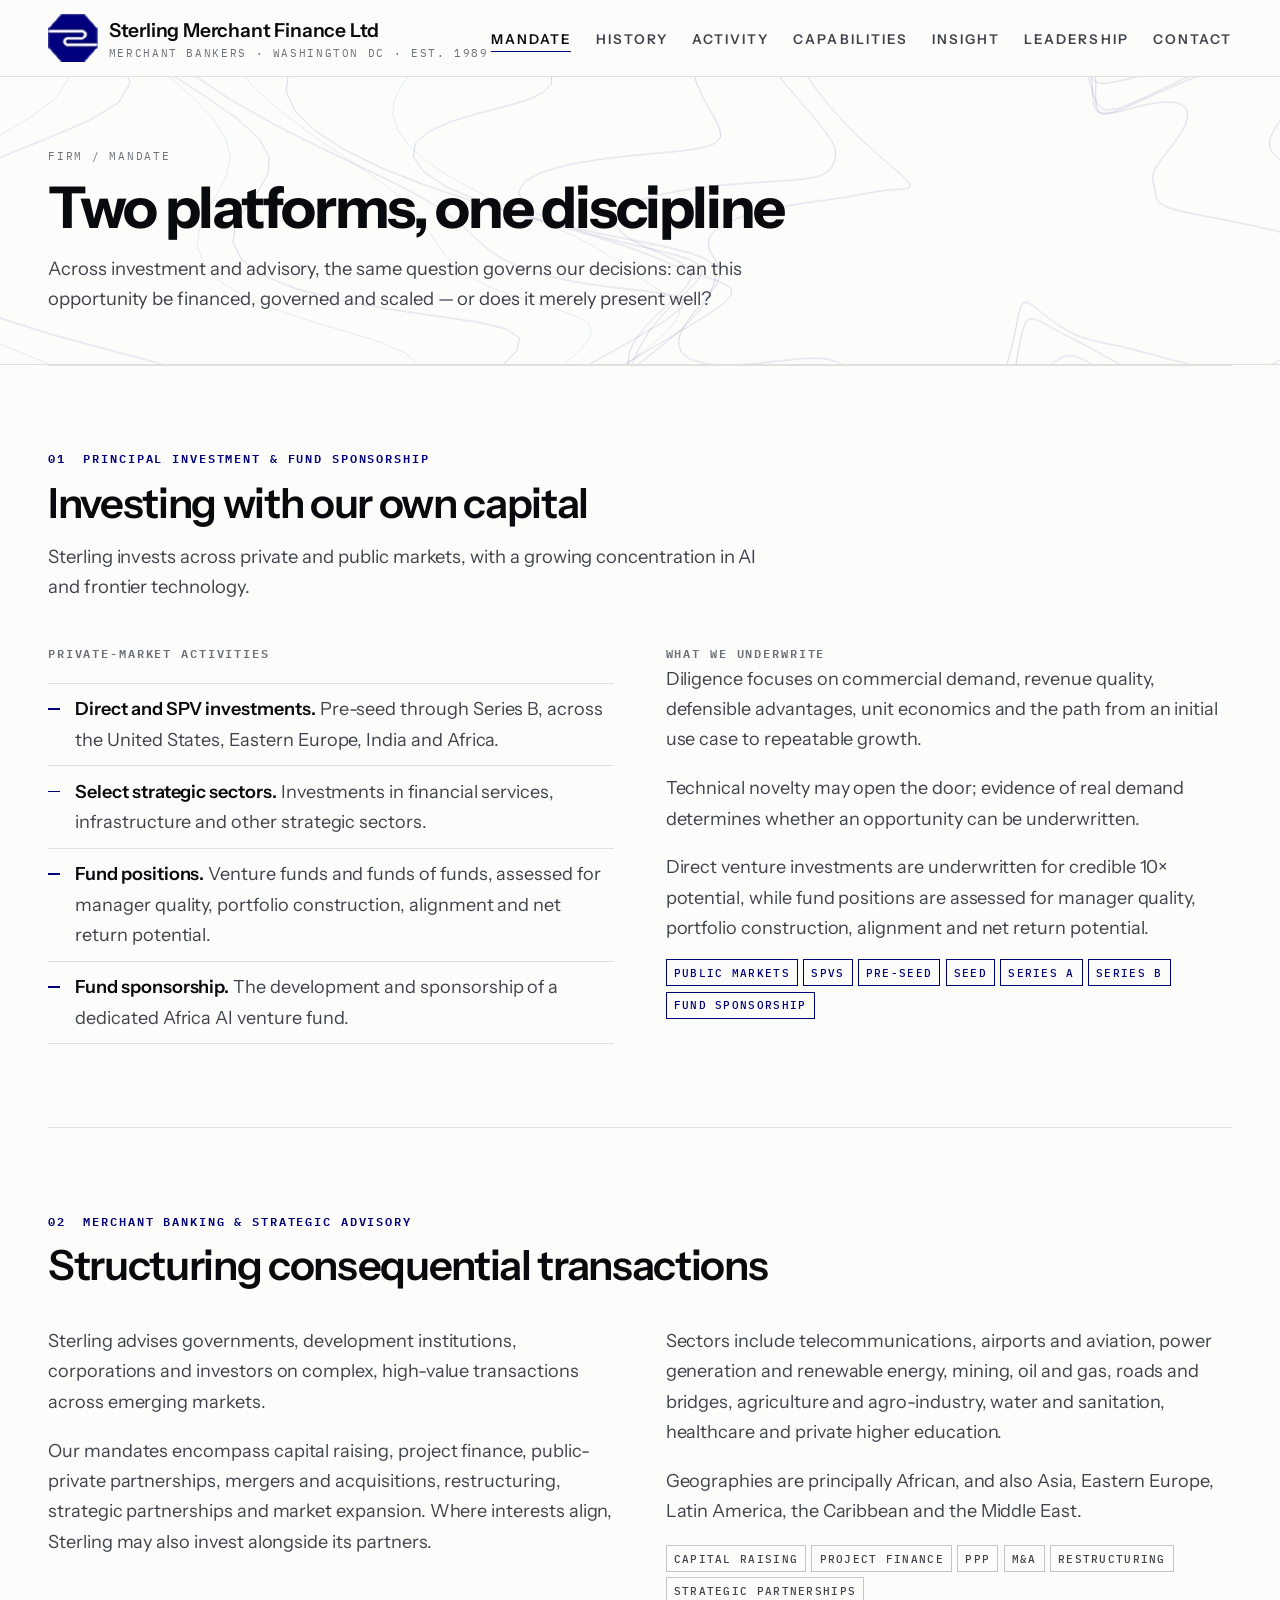
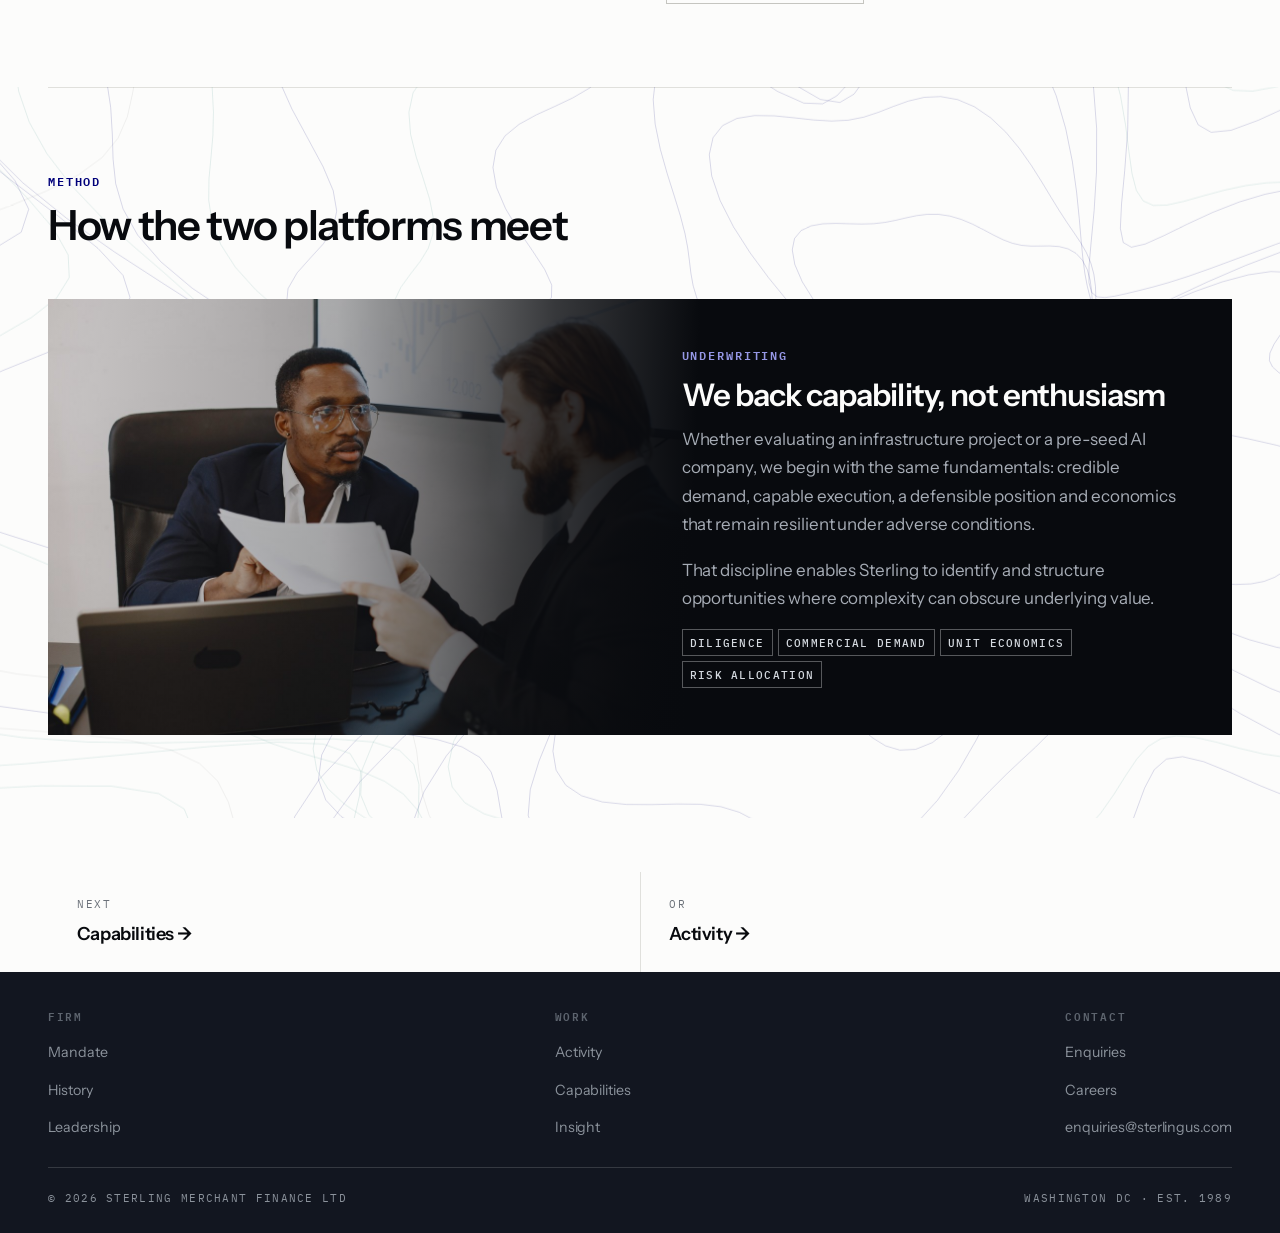
<file: mandate.html>
<!DOCTYPE html>
<html lang="en">
<head>
<meta charset="utf-8">
<meta name="viewport" content="width=device-width, initial-scale=1">
<title>Two platforms, one discipline &middot; Sterling Merchant Finance Ltd</title>
<meta name="description" content="Two mandates: principal investment in AI and frontier technology, and structured capital for infrastructure in emerging markets.">
<link rel="preconnect" href="https://fonts.googleapis.com">
<link rel="preconnect" href="https://fonts.gstatic.com" crossorigin>
<link href="https://fonts.googleapis.com/css2?family=Instrument+Sans:ital,wght@0,400;0,500;0,600;0,700;1,400&family=IBM+Plex+Mono:wght@400;500;600&display=swap" rel="stylesheet">
<link rel="icon" type="image/png" href="images/favicon.png">
<link rel="stylesheet" href="assets/sterling.css">
</head>
<body>
<nav class="nav">
  <div class="nav-in">
    <a class="brand" href="/">
      <img src="images/logo.png" alt="Sterling Merchant Finance Ltd" width="31" height="30">
      <span><span class="nm">Sterling Merchant Finance Ltd</span><span class="tl">Merchant Bankers &middot; Washington&nbsp;DC &middot; Est. 1989</span></span>
    </a>
    <ul class="nav-links">
      <li><a href="/mandate" aria-current="page">Mandate</a></li>
      <li><a href="/history">History</a></li>
      <li><a href="/activity">Activity</a></li>
      <li><a href="/capabilities">Capabilities</a></li>
      <li><a href="/insight">Insight</a></li>
      <li><a href="/leadership">Leadership</a></li>
      <li><a href="/contact">Contact</a></li>
    </ul>
    <button class="burger" aria-label="Menu" aria-expanded="false"><i></i><i></i><i></i></button>
  </div>
</nav>
<header class="phero">
  <div class="field" aria-hidden="true"></div>
  <div class="wrap">
    <p class="crumb">Firm / Mandate</p>
    <h1 class="h1">Two platforms, one discipline</h1>
    <p class="dek">Across investment and advisory, the same question governs our decisions: can this opportunity be financed, governed and scaled &mdash; or does it merely present well?</p>
  </div>
</header>

<section class="sect hr">
  <div class="wrap">
    <span class="lab">01 &nbsp;Principal Investment &amp; Fund Sponsorship</span>
    <h2 class="h2">Investing with our own capital</h2>
    <p class="dek">Sterling invests across private and public markets, with a growing concentration in AI and frontier technology.</p>

    <div class="duo" style="margin-top:clamp(1.8rem,4vw,2.6rem)">
      <div>
        <span class="lab lab-m">Private-market activities</span>
        <ul class="blist">
          <li><strong>Direct and SPV investments.</strong> Pre-seed through Series B, across the United States, Eastern Europe, India and Africa.</li>
          <li><strong>Select strategic sectors.</strong> Investments in financial services, infrastructure and other strategic sectors.</li>
          <li><strong>Fund positions.</strong> Venture funds and funds of funds, assessed for manager quality, portfolio construction, alignment and net return potential.</li>
          <li><strong>Fund sponsorship.</strong> The development and sponsorship of a dedicated Africa AI venture fund.</li>
        </ul>
      </div>
      <div>
        <span class="lab lab-m">What we underwrite</span>
        <div class="prose">
          <p>Diligence focuses on commercial demand, revenue quality, defensible advantages, unit economics and the path from an initial use case to repeatable growth.</p>
          <p>Technical novelty may open the door; evidence of real demand determines whether an opportunity can be underwritten.</p>
          <p>Direct venture investments are underwritten for credible 10&times; potential, while fund positions are assessed for manager quality, portfolio construction, alignment and net return potential.</p>
        </div>
        <div class="tags"><span class="chip chip-a">Public markets</span><span class="chip chip-a">SPVs</span><span class="chip chip-a">Pre-seed</span><span class="chip chip-a">Seed</span><span class="chip chip-a">Series A</span><span class="chip chip-a">Series B</span><span class="chip chip-a">Fund sponsorship</span></div>
      </div>
    </div>
  </div>
</section>

<section class="sect hr">
  <div class="wrap">
    <span class="lab">02 &nbsp;Merchant Banking &amp; Strategic Advisory</span>
    <h2 class="h2">Structuring consequential transactions</h2>
    <div class="duo" style="margin-top:clamp(1.6rem,3.5vw,2.4rem)">
      <div class="prose">
        <p>Sterling advises governments, development institutions, corporations and investors on complex, high-value transactions across emerging markets.</p>
        <p>Our mandates encompass capital raising, project finance, public-private partnerships, mergers and acquisitions, restructuring, strategic partnerships and market expansion. Where interests align, Sterling may also invest alongside its partners.</p>
      </div>
      <div class="prose">
        <p>Sectors include telecommunications, airports and aviation, power generation and renewable energy, mining, oil and gas, roads and bridges, agriculture and agro-industry, water and sanitation, healthcare and private higher education.</p>
        <p>Geographies are principally African, and also Asia, Eastern Europe, Latin America, the Caribbean and the Middle East.</p>
        <div class="tags"><span class="chip">Capital raising</span><span class="chip">Project finance</span><span class="chip">PPP</span><span class="chip">M&amp;A</span><span class="chip">Restructuring</span><span class="chip">Strategic partnerships</span></div>
      </div>
    </div>
  </div>
</section>

<section class="sect hr">
  <div class="field" aria-hidden="true"></div>
  <div class="wrap">
    <span class="lab">Method</span>
    <h2 class="h2">How the two platforms meet</h2>
    <div class="feat">
      <figure class="feat-shot">
        <img src="images/method-mandate.jpg" alt="Two people in conversation over a laptop showing regional sales data">
        <div class="ghost">Method photograph<br>images/method-mandate.jpg</div>
      </figure>
      <div class="body">
        <span class="lab">Underwriting</span>
        <h3>We back capability, not enthusiasm</h3>
        <p>Whether evaluating an infrastructure project or a pre-seed AI company, we begin with the same fundamentals: credible demand, capable execution, a defensible position and economics that remain resilient under adverse conditions.</p>
        <p>That discipline enables Sterling to identify and structure opportunities where complexity can obscure underlying value.</p>
        <div class="tags"><span class="chip">Diligence</span><span class="chip">Commercial demand</span><span class="chip">Unit economics</span><span class="chip">Risk allocation</span></div>
      </div>
    </div>
  </div>
</section>

<div class="wrap">
  <div class="nextnav">
    <a href="/capabilities"><span class="k">Next</span><span class="t">Capabilities &rarr;</span></a>
    <a href="/activity"><span class="k">Or</span><span class="t">Activity &rarr;</span></a>
  </div>
</div>
<footer>
  <div class="foot-in">
    <div class="foot-top">
      <div><h5>Firm</h5><ul><li><a href="/mandate">Mandate</a></li><li><a href="/history">History</a></li><li><a href="/leadership">Leadership</a></li></ul></div>
      <div><h5>Work</h5><ul><li><a href="/activity">Activity</a></li><li><a href="/capabilities">Capabilities</a></li><li><a href="/insight">Insight</a></li></ul></div>
      <div><h5>Contact</h5><ul><li><a href="/contact">Enquiries</a></li><li><a href="/contact#careers">Careers</a></li><li><a href="mailto:enquiries@sterlingus.com">enquiries@sterlingus.com</a></li></ul></div>
    </div>
    <div class="foot-bot"><span>&copy; 2026 Sterling Merchant Finance Ltd</span><span>Washington&nbsp;DC &middot; Est. 1989</span></div>
  </div>
</footer>

<script src="assets/site.js"></script>
</body>
</html>
</file>
<file: assets/sterling.css>
/* ============================================================
   Sterling Merchant Finance — shared stylesheet
   Edit here once; every page picks it up.
   ============================================================ */

:root{
  --paper:#FCFCFB;
  --panel:#F1F2EF;
  --ink:#080A0E;
  --ink-lift:#121620;
  --ink-2:#3E434B;
  --ink-3:#6B7179;
  --line:#E0E0DC;
  --line-2:#C5C5C0;
  --line-dk:rgba(252,252,251,.15);
  --cobalt:#00007A;      /* the logo navy, sampled from the mark */
  --cobalt-dp:#000053;
  --cobalt-lift:#9698E6; /* light tint of the navy, for dark sections */
  --teal:#12786E;
  --amber:#E0A018;
  --wash:rgba(0,0,122,.05);
  --sans:'Instrument Sans',-apple-system,'Segoe UI',Helvetica,Arial,sans-serif;
  --mono:'IBM Plex Mono',ui-monospace,'SF Mono',Menlo,monospace;
  --gut:clamp(1.3rem,4vw,3rem);
  --max:84rem;
}
*{box-sizing:border-box}
html{-webkit-text-size-adjust:100%;scroll-behavior:smooth}
body{
  margin:0;background:var(--paper);color:var(--ink);font-family:var(--sans);
  font-size:clamp(1.04rem,.32vw + .97rem,1.13rem);line-height:1.68;letter-spacing:-.003em;
  -webkit-font-smoothing:antialiased;overflow-x:hidden;
}
a{color:inherit}
img{max-width:100%}

.wrap{max-width:var(--max);margin:0 auto;padding:0 var(--gut);position:relative;z-index:2}
.sect{padding:clamp(3.2rem,6.5vw,5.6rem) 0;position:relative}
.sect.hr::before{content:"";position:absolute;top:0;left:var(--gut);right:var(--gut);height:1px;background:var(--line)}
.dk{background:var(--ink);color:var(--paper)}
.dk .lab{color:var(--cobalt-lift)}
.dk .h2,.dk .h3{color:var(--paper)}
.dk .dek{color:#A6ACB5}
.dk .note{color:#747B85}
.dk .chip{border-color:var(--line-dk);color:#CCD1D8}
/* the feature card and the gradient band are dark surfaces but are not .dk
   sections, so they need the light-on-dark treatments spelled out */
.feat .chip,.band .chip{border-color:rgba(252,252,251,.32);color:#D5DAE0}
.feat .lab,.band .lab{color:var(--cobalt-lift)}

/* ---------- type ---------- */
.lab{font-family:var(--mono);font-weight:600;font-size:.78rem;letter-spacing:.15em;text-transform:uppercase;color:var(--cobalt);display:block}
.lab-m{color:var(--ink-3)}
.h1{font-size:clamp(2.1rem,5.2vw,3.6rem);font-weight:700;letter-spacing:-.04em;line-height:1;margin:.85rem 0 0;text-wrap:balance}
.h2{font-size:clamp(1.7rem,3.4vw,2.6rem);font-weight:600;letter-spacing:-.032em;line-height:1.04;margin:.8rem 0 0}
.h3{font-size:1.22rem;font-weight:600;letter-spacing:-.024em;margin:0}
.dek{margin:1.05rem 0 0;color:var(--ink-2);max-width:45rem;font-size:1.15rem;line-height:1.6}
.prose p{margin:0 0 1.15rem;max-width:43rem;color:var(--ink-2)}
.prose p:last-child{margin-bottom:0}
.dk .prose p{color:#B5BBC3}
.chip{font-family:var(--mono);font-size:.67rem;font-weight:500;letter-spacing:.12em;text-transform:uppercase;border:1px solid var(--line-2);color:var(--ink-2);padding:.22rem .45rem;display:inline-block;white-space:nowrap}
.chip-a{border-color:var(--cobalt);color:var(--cobalt)}
.tags{display:flex;flex-wrap:wrap;gap:.32rem;margin-top:1rem}
/* ---------- bulleted lists ---------- */
.blist{list-style:none;margin:1.2rem 0 0;padding:0}
.blist li{position:relative;padding:.65rem 0 .65rem 1.7rem;color:var(--ink-2);border-bottom:1px solid var(--line);max-width:43rem}
.blist li:first-child{border-top:1px solid var(--line)}
.blist li::before{content:"";position:absolute;left:0;top:1.35em;width:.75rem;height:1.5px;background:var(--cobalt)}
.blist strong{color:var(--ink);font-weight:600}
.dk .blist li{color:#B5BBC3;border-color:var(--line-dk)}
.dk .blist li:first-child{border-top-color:var(--line-dk)}
.dk .blist strong{color:var(--paper)}

.note{font-family:var(--mono);font-size:.72rem;letter-spacing:.04em;color:var(--ink-3);margin-top:.9rem;line-height:1.75}

.pill{
  display:inline-block;border-radius:999px;padding:.72rem 1.7rem;text-decoration:none;
  font-size:.87rem;font-weight:600;background:var(--cobalt);color:#fff;
  border:1.5px solid var(--cobalt);transition:background .2s,color .2s,border-color .2s;
}
.pill:hover{background:var(--cobalt-dp);border-color:var(--cobalt-dp)}
.pill-o{background:transparent;color:#fff;border-color:rgba(255,255,255,.75)}
.pill-o:hover{background:#fff;color:var(--cobalt-dp);border-color:#fff}
.pill-d{background:transparent;color:var(--ink);border-color:var(--line-2)}
.pill-d:hover{background:var(--ink);color:var(--paper);border-color:var(--ink)}

/* ---------- contour field ---------- */
.field{position:absolute;inset:0;overflow:hidden;pointer-events:none;z-index:0}
.field svg{position:absolute;left:50%;top:50%;width:175%;height:auto;transform:translate(-50%,-50%);will-change:transform}
.field path{fill:none;vector-effect:non-scaling-stroke}
.fl-1 path{stroke:rgba(0,0,122,.15);stroke-width:1}
.fl-2 path{stroke:rgba(18,120,110,.11);stroke-width:1}
.fl-3 path{stroke:rgba(8,10,14,.06);stroke-width:1}
.dk .fl-1 path{stroke:rgba(150,152,230,.22)}
.dk .fl-2 path{stroke:rgba(70,200,180,.13)}
.dk .fl-3 path{stroke:rgba(252,252,251,.06)}
.band .fl-1 path{stroke:rgba(255,255,255,.16)}
.band .fl-2 path{stroke:rgba(255,255,255,.1)}
.band .fl-3 path{stroke:rgba(255,255,255,.06)}


/* ---------- large-display scaling ----------
   Below 1750px nothing changes, so laptops render exactly as before. Above it
   the root grows about 1px per 100px of viewport, capped at 34px — so type,
   spacing and the 84rem container all scale together on a big monitor or a
   conference-room screen instead of shrinking into the middle. */
@media(min-width:1750px){
  html{font-size:clamp(16px, calc(16px + (100vw - 1750px) / 100), 34px)}
}

/* ---------- nav ---------- */
.nav{position:sticky;top:0;z-index:90;background:rgba(252,252,251,.94);backdrop-filter:blur(12px);border-bottom:1px solid var(--line)}
.nav-in{max-width:var(--max);margin:0 auto;padding:.85rem var(--gut);display:flex;align-items:center;justify-content:space-between;gap:1.2rem}
.brand{display:flex;align-items:center;gap:.7rem;text-decoration:none}
.brand svg{display:block;flex:0 0 auto}
.brand img{display:block;flex:0 0 auto;width:3.1rem;height:3.02rem}
.brand .nm{font-size:1.2rem;font-weight:600;letter-spacing:-.01em;line-height:1.05}
.brand .tl{font-family:var(--mono);font-size:.68rem;letter-spacing:.15em;text-transform:uppercase;color:var(--ink-3);display:block;margin-top:.06rem;line-height:1.2;white-space:nowrap}
.nav-links{display:flex;gap:clamp(.7rem,1.9vw,1.6rem);list-style:none;margin:0;padding:0;align-items:center}
.nav-links a{
  font-size:.84rem;font-weight:600;letter-spacing:.15em;text-transform:uppercase;text-decoration:none;
  color:var(--ink-2);padding:.25rem 0;border-bottom:1.5px solid transparent;transition:color .18s,border-color .18s;white-space:nowrap;
}
.nav-links a:hover,.nav-links a:focus-visible{color:var(--cobalt);border-bottom-color:var(--cobalt)}
.nav-links a[aria-current="page"]{color:var(--ink);border-bottom-color:var(--cobalt)}
.burger{
  display:none;appearance:none;background:transparent;border:1px solid var(--line-2);
  width:38px;height:34px;cursor:pointer;position:relative;border-radius:2px;
}
.burger i{position:absolute;left:9px;right:9px;height:1.5px;background:var(--ink);transition:transform .25s,opacity .2s}
.burger i:nth-child(1){top:11px}.burger i:nth-child(2){top:16px}.burger i:nth-child(3){top:21px}
.burger[aria-expanded="true"] i:nth-child(1){transform:translateY(5px) rotate(45deg)}
.burger[aria-expanded="true"] i:nth-child(2){opacity:0}
.burger[aria-expanded="true"] i:nth-child(3){transform:translateY(-5px) rotate(-45deg)}
@media(max-width:1080px){
  .burger{display:block}
  .nav-links{
    position:absolute;top:100%;left:0;right:0;background:var(--paper);border-bottom:1px solid var(--line);
    flex-direction:column;align-items:stretch;gap:0;padding:.4rem var(--gut) 1rem;display:none;
  }
  .nav-links.open{display:flex}
  .nav-links a{padding:.8rem 0;border-bottom:1px solid var(--line);font-size:.88rem}
}

/* ---------- home hero ----------
   Media anchored to the top-right corner and bled off the top and right
   edges. Only the edge facing the text is cut, by a harmonic wave. */
/* ---------- home hero ----------
   Media anchored top-right, bled off the top and right. Its left edge is a
   drifting harmonic boundary (see WAVE in site.js) that tapers rightward
   toward the bottom. A band of paper is left under the card, and the copy is
   centred inside the paper column beside it. */
.hero{
  position:relative;overflow:hidden;display:flex;align-items:center;
  /* the card's aspect has to stay near the video's 16:9, or object-fit:cover
     starts discarding the top and bottom of the frame on wide screens */
  min-height:min(clamp(30rem,42vw,68rem),94vh);
  padding:clamp(2.4rem,5vw,3.6rem) 0 clamp(4.6rem,9vw,7.5rem);
}
/* the bottom inset is the half-inch of paper under the card */
.hero-media{position:absolute;top:0;right:0;bottom:clamp(2.5rem,5vw,4rem);width:74%;z-index:1;pointer-events:none}
.media{
  /* hard-edged: the boundary IS the border, so no feather and no scrim */
  position:absolute;inset:0;clip-path:url(#orgClip);background:var(--ink-lift);overflow:hidden;z-index:1;
}
.media video,.media img{
  width:100%;height:100%;object-fit:cover;object-position:center;display:block;
  opacity:0;transition:opacity .45s ease;
  /* the clip hides the left ~31% of this box, so slide the footage right by
     half of that: the visible band then shows the middle of the frame rather
     than its right-hand edge. No zoom — zooming was cropping more subject. */
  transform:translateX(16%);
}
.media.filled video,.media.filled img{opacity:1}
.media-canvas{
  position:absolute;inset:0;width:100%;height:100%;display:block;
  transform:translateX(16%);
}
.media.filled .media-canvas{display:none}
.media.live .ghost{display:none}
.media .ghost{
  position:absolute;inset:0;display:flex;flex-direction:column;align-items:center;justify-content:center;gap:.5rem;
  font-family:var(--mono);font-size:.68rem;letter-spacing:.14em;text-transform:uppercase;color:#5D646E;
  text-align:center;padding:2rem 2rem 2rem 26%;line-height:2;
}
.media.filled .ghost{display:none}
/* ---------- logo end card ----------
   Sits inside .media so the wave clips it exactly like the footage. */
.endcard{
  position:absolute;inset:0;z-index:2;pointer-events:none;
  background:var(--paper);                     /* white — the mark reads more clearly */
  display:flex;align-items:center;justify-content:center;
  /* centred on the CUTOUT, not on the video box: the boundary averages 0.348
     of the box across the card's content band, so the visible middle is 0.674.
     Solved numerically rather than eyeballed. */
  padding-left:34.8%;
  opacity:0;transition:opacity 1.25s ease;
}
.endcard.on{opacity:1}
.endcard-in{
  display:flex;flex-direction:column;align-items:center;text-align:center;
  /* nudged up a quarter inch — 1.5rem is 24px at the default 16px root.
     One number to tune if it wants more or less. */
  transform:translateY(-1.5rem);
}
.endcard-mark{margin-bottom:clamp(1.1rem,2.2vw,1.8rem)}
.endcard-name{margin:0}
.endcard-sub{margin:.2rem 0 0}
/* no lift: the block is flex-centred in the card, so top and bottom match */
.endcard-mark{width:clamp(4.5rem,8vw,7.5rem);height:auto;overflow:visible;display:block}
.endcard-mark .oct{fill:var(--cobalt);stroke:none;opacity:0}   /* navy octagon, as in the mark */
.endcard-mark .s-top,.endcard-mark .s-bot{
  fill:none;stroke:#fff;   /* white S cut through the navy */stroke-width:17;stroke-linecap:round;stroke-linejoin:round;
}
.endcard-name{
  font-size:clamp(1.05rem,2.1vw,1.75rem);font-weight:600;
  letter-spacing:-.022em;color:var(--ink);opacity:0;line-height:1.1;
}
.endcard-sub{
  font-family:var(--mono);font-size:clamp(.62rem,1vw,.76rem);
  letter-spacing:.2em;text-transform:uppercase;color:var(--ink-3);opacity:0;
  line-height:1.3;white-space:nowrap;
}

/* the sequence, all keyed off .on so the timings live in one place */
.endcard.on .s-top{animation:strokeIn 1.15s cubic-bezier(.55,0,.2,1) .55s forwards}
.endcard.on .s-bot{animation:strokeIn 1.15s cubic-bezier(.55,0,.2,1) .55s forwards}
.endcard.on .oct{animation:cardFade .55s ease .1s forwards}   /* first, not last */
.endcard.on .endcard-name{animation:cardRise .7s cubic-bezier(.2,.8,.3,1) 1.75s forwards}
.endcard.on .endcard-sub{animation:cardRise .7s cubic-bezier(.2,.8,.3,1) 2.25s forwards}
@keyframes strokeIn{to{stroke-dashoffset:0}}
@keyframes cardFade{to{opacity:1}}
@keyframes cardRise{from{opacity:0;transform:translateY(14px)}to{opacity:1;transform:none}}
@media(prefers-reduced-motion:reduce){
  .endcard.on .s-top,.endcard.on .s-bot,.endcard.on .oct,
  .endcard.on .endcard-name,.endcard.on .endcard-sub{animation:none;opacity:1;transform:none;stroke-dashoffset:0}
}
@media(max-width:900px){ .endcard{padding-left:0} }

/* the boundary, plus its siblings marching out across the paper */
.hero-waves{position:absolute;inset:0;width:100%;height:100%;overflow:visible;z-index:3;pointer-events:none}
.hero-waves path{fill:none;stroke:rgba(0,0,122,.24);stroke-width:1;vector-effect:non-scaling-stroke}
.hero-waves path.t{stroke:rgba(18,120,110,.17)}

.hero-in{
  max-width:var(--max);margin:0 auto;padding:0 var(--gut);position:relative;z-index:4;width:100%;
  text-align:left;
}
/* padding-right reserves the video's side, so the content box IS the paper
   column and everything centres inside it. One number to nudge. */
@media(min-width:901px){ .hero-in{padding-right:49%} }
.hero h1{
  /* left-aligned and allowed to break, which is what lets it run this large
     inside the paper column */
  font-size:clamp(2.1rem,4.3vw,4rem);font-weight:700;letter-spacing:-.05em;line-height:1.0;
  margin:0 0 clamp(1.2rem,2.6vw,1.8rem);text-align:left;color:var(--ink);
  max-width:20ch;text-wrap:balance;
}
.hero h1 em{font-style:normal;color:var(--cobalt)}
.hero .kick{font-family:var(--mono);font-size:.72rem;letter-spacing:.18em;text-transform:uppercase;color:var(--ink-3);margin:0 0 clamp(1.1rem,2.4vw,1.7rem)}
.hero .sub{margin:0 0 clamp(1.5rem,3vw,2.1rem);max-width:32rem;color:var(--ink-2);font-size:1.13rem}
@media(max-width:900px){
  .hero{min-height:0;display:block;padding-top:0;padding-bottom:clamp(2.4rem,6vw,3.6rem)}
  .hero-in{text-align:left;padding-right:var(--gut)}
  .hero h1{font-size:clamp(1.9rem,7.5vw,2.8rem);letter-spacing:-.042em;max-width:18ch}
  .hero .sub{margin-left:0}
  .media video,.media img,.media-canvas{transform:none}
  .hero-media{position:relative;width:100%;height:clamp(13rem,48vw,20rem);margin:0 0 1.7rem;bottom:auto}
  .media{clip-path:none}
  .media .ghost{padding:1.6rem}
  .hero-waves{display:none}
}


/* ---------- interior page hero ---------- */
.phero{position:relative;overflow:hidden;padding:clamp(2.6rem,6vw,4.4rem) 0 clamp(2rem,4.5vw,3.2rem);border-bottom:1px solid var(--line)}
.phero .crumb{font-family:var(--mono);font-size:.69rem;letter-spacing:.16em;text-transform:uppercase;color:var(--ink-3);margin:0}
.phero .dek{margin-top:1.1rem}

/* ---------- gradient band ---------- */
.band{background:linear-gradient(100deg,#000038 0%,var(--cobalt) 44%,var(--teal) 100%);color:#fff;padding:clamp(2.4rem,5vw,3.6rem) 0;position:relative;overflow:hidden}
.band-in{max-width:var(--max);margin:0 auto;padding:0 var(--gut);display:flex;align-items:center;justify-content:space-between;gap:clamp(1.4rem,4vw,3rem);flex-wrap:wrap;position:relative;z-index:2}
.band p{margin:0;font-size:clamp(1.28rem,2.6vw,1.9rem);font-weight:500;letter-spacing:-.026em;line-height:1.24;max-width:34rem}

/* ---------- two-column blocks ---------- */
.duo{display:grid;grid-template-columns:1fr 1fr;gap:clamp(1.6rem,4vw,3.2rem);margin-top:clamp(2rem,4vw,2.9rem)}
.mand{position:relative;padding-top:1.1rem}
.mand::before{content:"";position:absolute;top:0;left:0;width:2.4rem;height:2px;background:var(--cobalt)}
.mand.t2::before{background:var(--teal)}
.mand h3{font-size:1.25rem;font-weight:600;letter-spacing:-.024em;margin:.8rem 0 .55rem}
.mand p{margin:0;color:var(--ink-2);font-size:1.05rem}
@media(max-width:760px){.duo{grid-template-columns:1fr;gap:1.9rem}}

.trio{display:grid;grid-template-columns:repeat(3,1fr);gap:clamp(1.4rem,3vw,2.6rem);margin-top:clamp(2rem,4vw,2.9rem)}
@media(max-width:880px){.trio{grid-template-columns:1fr;gap:1.9rem}}

/* ---------- feature card with mesh ---------- */
/* ---------- feature card: photograph bleeding into a dark text panel ---------- */
.feat{
  position:relative;display:grid;grid-template-columns:1fr 1fr;
  background:var(--ink);color:var(--paper);margin-top:clamp(2.2rem,5vw,3.2rem);
  overflow:hidden;align-items:center;min-height:clamp(19rem,33vw,26rem);
}
.feat-shot{position:absolute;top:0;bottom:0;left:0;width:60%;margin:0;overflow:hidden;z-index:1}
.feat-shot img{width:100%;height:100%;object-fit:cover;object-position:34% 40%;display:block}
.feat-shot::after{
  content:"";position:absolute;inset:0;pointer-events:none;
  background:linear-gradient(92deg,rgba(8,10,14,.12) 0%,rgba(8,10,14,.30) 40%,rgba(8,10,14,.80) 70%,var(--ink) 90%);
}
.feat-shot .ghost{
  position:absolute;inset:0;display:none;flex-direction:column;align-items:center;justify-content:center;gap:.4rem;
  font-family:var(--mono);font-size:.68rem;letter-spacing:.14em;text-transform:uppercase;color:#6E757E;text-align:center;padding:1.4rem;line-height:2;
}
.feat-shot.empty img{display:none}
.feat-shot.empty .ghost{display:flex}
.feat .body{grid-column:2;position:relative;z-index:3;padding:clamp(1.8rem,3.6vw,3rem) clamp(1.6rem,3.4vw,2.6rem)}

/* ---------- wide photo band (drop-in, any page) ---------- */


/* ---------- enquiry form ---------- */
.form{margin-top:clamp(1.6rem,3.5vw,2.4rem)}
.f-grid{display:grid;grid-template-columns:repeat(2,minmax(0,1fr));gap:clamp(.9rem,2vw,1.4rem)}
.f-row{display:flex;flex-direction:column;gap:.4rem}
.f-row.wide{grid-column:1 / -1}
.form label{font-family:var(--mono);font-size:.66rem;letter-spacing:.14em;text-transform:uppercase;color:var(--ink-3)}
.form input,.form select,.form textarea{
  font-family:var(--sans);font-size:1rem;color:var(--ink);background:var(--paper);
  border:1px solid var(--line);border-radius:0;padding:.72rem .85rem;width:100%;
  transition:border-color .18s;
}
.form textarea{min-height:9rem;resize:vertical}
.form input:focus,.form select:focus,.form textarea:focus{outline:none;border-color:var(--cobalt)}
.form .req{color:var(--cobalt)}
.f-actions{margin-top:clamp(1.2rem,2.6vw,1.8rem);display:flex;align-items:center;gap:1.2rem;flex-wrap:wrap}
.form button{
  font-family:var(--sans);font-size:.95rem;font-weight:600;color:var(--paper);background:var(--cobalt);
  border:0;border-radius:999px;padding:.8rem 1.6rem;cursor:pointer;transition:background .18s;
}
.form button:hover{background:var(--cobalt-dp)}
.f-note{font-size:.9rem;color:var(--ink-3);font-style:italic;margin:.9rem 0 0}
@media(max-width:700px){ .f-grid{grid-template-columns:1fr} }


/* ---------- unpublished article rows: same grid as a link, visibly inactive ---------- */
.arts .pend{
  display:grid;grid-template-columns:1.9rem minmax(0,1fr) minmax(0,10rem);
  gap:.3rem clamp(.8rem,2vw,1.5rem);padding:.95rem 0;align-items:baseline;
}
.arts .pend .ix{color:var(--ink-3)}
.arts .pend .ti{color:var(--ink-3)}
.arts li.hide{display:none}
.grp.hide{display:none}
.f-empty{margin-top:1.6rem;color:var(--ink-3);font-size:1rem;display:none}
.f-empty.on{display:block}

/* ---------- sector coverage board ---------- */
.cov{display:grid;grid-template-columns:repeat(4,minmax(0,1fr));gap:clamp(1rem,2.4vw,2rem);margin-top:clamp(1.7rem,3.6vw,2.4rem)}
.cov-col{border-top:2px solid var(--ink);padding-top:.9rem}
.cov-col h4{font-family:var(--mono);font-size:.68rem;font-weight:500;letter-spacing:.14em;text-transform:uppercase;color:var(--ink-3);margin:0 0 .9rem}
.cov-col ul{list-style:none;margin:0;padding:0}
.cov-col li{
  display:flex;align-items:baseline;gap:.55rem;padding:.5rem 0;
  border-bottom:1px solid var(--line);font-size:1rem;letter-spacing:-.012em;line-height:1.35;
}
.cov-col li:last-child{border-bottom:0}
.cov-col li i{
  flex:0 0 auto;width:.46rem;height:.46rem;border-radius:50%;margin-top:.42rem;background:var(--cobalt);
}
.cov-col li i.m{background:var(--teal)}
.cov-col li i.b{background:var(--amber)}
.cov-key{display:flex;flex-wrap:wrap;gap:1.1rem;margin-top:clamp(1.2rem,2.6vw,1.7rem);font-family:var(--mono);font-size:.66rem;letter-spacing:.1em;text-transform:uppercase;color:var(--ink-3)}
.cov-key span{display:inline-flex;align-items:center;gap:.4rem}
.cov-key i{width:.46rem;height:.46rem;border-radius:50%;display:inline-block;background:var(--cobalt)}
.cov-key i.m{background:var(--teal)}
.cov-key i.b{background:var(--amber)}
@media(max-width:900px){.cov{grid-template-columns:repeat(2,minmax(0,1fr))}}
@media(max-width:560px){.cov{grid-template-columns:1fr}}

/* ---------- register cards ---------- */
.reg{list-style:none;display:grid;grid-template-columns:repeat(3,minmax(0,1fr));gap:clamp(.8rem,1.8vw,1.3rem);margin:clamp(1.6rem,3.4vw,2.2rem) 0 0;padding:0}
.reg li{
  border:1px solid var(--line);border-left:3px solid var(--cobalt);
  padding:clamp(1rem,2vw,1.3rem);display:flex;flex-direction:column;gap:.5rem;
  background:var(--paper);transition:border-color .18s, transform .18s;
}
.reg li[data-p="Merchant Banking"]{border-left-color:var(--teal)}
.reg li[data-p="Both"]{border-left-color:var(--amber)}
.reg li:hover{transform:translateY(-2px)}
.reg .sec{font-size:1.06rem;font-weight:600;letter-spacing:-.02em;line-height:1.3}
.reg .eng{font-size:.95rem;color:var(--ink-2);line-height:1.45;flex:1}
.reg .meta{display:flex;flex-wrap:wrap;gap:.3rem;align-items:center;margin-top:.15rem}
.reg .rg{font-family:var(--mono);font-size:.64rem;letter-spacing:.11em;text-transform:uppercase;color:var(--ink-3)}
.reg li.hide{display:none}
@media(max-width:980px){.reg{grid-template-columns:repeat(2,minmax(0,1fr))}}
@media(max-width:620px){.reg{grid-template-columns:1fr}}


/* ---------- filter bar separators ---------- */
.f-sep{width:1px;align-self:stretch;background:var(--line-2);margin:0 .35rem}
@media(max-width:700px){.f-sep{display:none}}

/* ---------- deployment instruments ---------- */
.instr{list-style:none;display:grid;grid-template-columns:repeat(3,minmax(0,1fr));gap:0;margin:clamp(1.7rem,3.6vw,2.4rem) 0 0;padding:0;border-top:2px solid var(--ink)}
.instr li{border-bottom:1px solid var(--line);border-right:1px solid var(--line);padding:clamp(1rem,2.2vw,1.5rem);display:flex;flex-direction:column;gap:.45rem}
.instr li:nth-child(3n){border-right:0}
.in-t{font-size:1.06rem;font-weight:600;letter-spacing:-.02em}
.in-d{font-size:.97rem;color:var(--ink-2);line-height:1.45}
@media(max-width:860px){.instr{grid-template-columns:repeat(2,minmax(0,1fr))}.instr li:nth-child(3n){border-right:1px solid var(--line)}.instr li:nth-child(2n){border-right:0}}
@media(max-width:560px){.instr{grid-template-columns:1fr}.instr li{border-right:0!important}}

.stage-wrap{margin-top:clamp(2rem,4.5vw,3rem)}
.stages{list-style:none;display:flex;flex-wrap:wrap;gap:0;margin:1rem 0 0;padding:0}
.stages li{
  flex:1 1 8rem;position:relative;padding:.95rem 1.1rem;border:1px solid var(--line);border-right:0;
  display:flex;align-items:baseline;gap:.6rem;background:var(--paper);
}
.stages li:last-child{border-right:1px solid var(--line)}
.stages li::after{
  content:"";position:absolute;right:-1px;top:50%;width:.5rem;height:.5rem;
  border-top:1px solid var(--line);border-right:1px solid var(--line);
  transform:translateY(-50%) rotate(45deg);background:var(--paper);
}
.stages li:last-child::after{display:none}
.st-n{font-family:var(--mono);font-size:.68rem;color:var(--cobalt)}
.st-t{font-size:1rem;font-weight:500;letter-spacing:-.015em}
.stage-note{margin:1.1rem 0 0;color:var(--ink-2);font-size:1rem;max-width:46rem}
@media(max-width:640px){.stages li{flex:1 1 100%;border-right:1px solid var(--line)}.stages li::after{display:none}}


/* ---------- capabilities accordion ---------- */
.acc{list-style:none;margin:clamp(1.7rem,3.6vw,2.4rem) 0 0;padding:0;border-top:2px solid var(--ink)}
.acc-item{border-bottom:1px solid var(--line)}
.acc-hd{
  appearance:none;background:transparent;border:0;width:100%;cursor:pointer;text-align:left;
  display:grid;grid-template-columns:2.4rem minmax(0,1fr) minmax(0,11rem) 1.4rem;
  gap:.3rem clamp(.8rem,2vw,1.5rem);align-items:center;
  padding:clamp(1rem,2.1vw,1.4rem) 0;transition:background .15s;font-family:var(--sans);
}
.acc-hd:hover{background:var(--wash)}
.acc-n{font-family:var(--mono);font-size:.72rem;color:var(--cobalt)}
.acc-t{font-size:1.15rem;font-weight:600;letter-spacing:-.022em;line-height:1.3;color:var(--ink)}
.acc-hd:hover .acc-t{color:var(--cobalt)}
.acc-p{font-family:var(--mono);font-size:.66rem;letter-spacing:.11em;text-transform:uppercase;color:var(--ink-3)}
.acc-i{position:relative;width:1.1rem;height:1.1rem;justify-self:end}
.acc-i::before,.acc-i::after{
  content:"";position:absolute;left:50%;top:50%;background:var(--ink-2);
  transform:translate(-50%,-50%);transition:opacity .2s, transform .2s;
}
.acc-i::before{width:1.1rem;height:1px}
.acc-i::after{width:1px;height:1.1rem}
.acc-hd[aria-expanded="true"] .acc-i::after{opacity:0;transform:translate(-50%,-50%) rotate(90deg)}
.acc-bd{padding:0 0 clamp(1.1rem,2.4vw,1.6rem);max-width:52rem}
.acc-bd p{margin:0 0 .8rem;color:var(--ink-2);font-size:1.04rem}
.acc-bd p:last-of-type{margin-bottom:0}
.acc-bd[hidden]{display:none}
@media(min-width:701px){ .acc-bd{padding-left:calc(2.4rem + clamp(.8rem,2vw,1.5rem))} }
@media(max-width:700px){
  .acc-hd{grid-template-columns:2.2rem minmax(0,1fr) 1.2rem}
  .acc-p{grid-column:2;font-size:.62rem}
  .acc-i{grid-row:1;grid-column:3}
}

/* ---------- side figure: square photograph, copy alongside ---------- */
.sidefig{
  display:grid;grid-template-columns:minmax(0,1fr) minmax(0,1.12fr);
  gap:clamp(1.6rem,4vw,3.6rem);align-items:center;
  margin:clamp(2.4rem,5vw,3.4rem) 0 0;
}
.sf-img{position:relative;aspect-ratio:1/1;overflow:hidden;background:var(--ink-lift);border:1px solid var(--line)}
.sf-img img{width:100%;height:100%;object-fit:cover;display:block}
.sf-img .ghost{
  position:absolute;inset:0;display:none;flex-direction:column;align-items:center;justify-content:center;gap:.3rem;
  font-family:var(--mono);font-size:.64rem;letter-spacing:.13em;text-transform:uppercase;color:var(--ink-3);text-align:center;padding:1rem;line-height:1.9;
}
.sf-img.empty img{display:none}
.sf-img.empty .ghost{display:flex}
.sf-body h3{font-size:clamp(1.2rem,2.3vw,1.65rem);font-weight:600;letter-spacing:-.026em;line-height:1.15;margin:.7rem 0 .8rem}
.sf-body p{margin:0 0 .9rem;color:var(--ink-2);font-size:1.05rem;max-width:34rem}
.sf-body p:last-child{margin-bottom:0}
@media(max-width:820px){ .sidefig{grid-template-columns:1fr;gap:1.4rem} }

.photoband{position:relative;margin:clamp(2.2rem,5vw,3.2rem) 0 0;overflow:hidden;background:var(--ink-lift)}
.photoband img{width:100%;aspect-ratio:3.2/1;height:auto;object-fit:cover;display:block}
.photoband figcaption{
  position:absolute;left:0;right:0;bottom:0;padding:clamp(1rem,2.4vw,1.6rem);
  font-family:var(--mono);font-size:.68rem;letter-spacing:.1em;color:#D2D7DD;
  background:linear-gradient(0deg,rgba(8,10,14,.88),rgba(8,10,14,0));
}
.photoband .ghost{
  position:absolute;inset:0;display:none;flex-direction:column;align-items:center;justify-content:center;gap:.4rem;
  font-family:var(--mono);font-size:.68rem;letter-spacing:.14em;text-transform:uppercase;color:#6E757E;text-align:center;padding:1.4rem;line-height:2;
}
.photoband.empty img,.photoband.empty figcaption{display:none}
.photoband.empty{aspect-ratio:3.2/1}
.photoband.empty .ghost{display:flex}

/* ---------- interactive sensitivity model ---------- */
.model{padding:clamp(1.4rem,3vw,2.2rem);background:radial-gradient(130% 130% at 25% 12%,#141B33 0%,#080A0E 72%);display:flex;flex-direction:column;gap:1.15rem}
.model-hd{font-family:var(--mono);font-size:.68rem;font-weight:600;letter-spacing:.15em;text-transform:uppercase;color:var(--cobalt-lift);margin:0}
.sliders{display:grid;gap:.8rem}
.sl{display:grid;grid-template-columns:1fr auto;gap:0 .8rem;align-items:baseline}
.sl label{font-family:var(--mono);font-size:.73rem;color:#A6ACB5;letter-spacing:.03em}
.sl output{font-family:var(--mono);font-size:.82rem;font-weight:600;color:var(--paper);font-variant-numeric:tabular-nums}
.sl input[type=range]{grid-column:1/-1;width:100%;-webkit-appearance:none;appearance:none;height:3px;background:rgba(252,252,251,.18);border-radius:999px;margin:.5rem 0 0;cursor:pointer}
.sl input[type=range]::-webkit-slider-thumb{-webkit-appearance:none;width:15px;height:15px;border-radius:50%;background:var(--cobalt-lift);border:0;cursor:pointer}
.sl input[type=range]::-moz-range-thumb{width:15px;height:15px;border-radius:50%;background:var(--cobalt-lift);border:0;cursor:pointer}
.outs{display:grid;grid-template-columns:repeat(3,1fr);gap:1px;background:rgba(252,252,251,.14)}
.outs > div{background:#0A0D14;padding:.8rem .85rem}
.ok{display:block;font-family:var(--mono);font-size:.63rem;letter-spacing:.12em;text-transform:uppercase;color:#767D87;margin-bottom:.35rem;line-height:1.4}
.ov{font-family:var(--mono);font-size:1.18rem;font-weight:600;color:var(--paper);font-variant-numeric:tabular-nums}
.verdict{font-family:var(--mono);font-size:.72rem;font-weight:600;letter-spacing:.14em;text-transform:uppercase;padding:.5rem .85rem;border:1px solid;display:inline-block}
.v-ok{color:#6FD8B0;border-color:#6FD8B0}
.v-mid{color:var(--amber);border-color:var(--amber)}
.v-no{color:#E8697A;border-color:#E8697A}
.sens-hd{font-family:var(--mono);font-size:.63rem;letter-spacing:.12em;text-transform:uppercase;color:#767D87;margin:0 0 .65rem}
.sens ul{list-style:none;margin:0;padding:0;display:grid;gap:.45rem}
.sens li{display:grid;grid-template-columns:3.9rem 1fr 2.7rem;gap:.7rem;align-items:center;font-family:var(--mono);font-size:.69rem;color:#A6ACB5}
.sens .tr{height:8px;background:rgba(252,252,251,.1);position:relative;overflow:hidden;border-radius:999px}
.sens .tr i{position:absolute;inset:0 auto 0 0;background:#6FD8B0;border-radius:999px;transition:width .28s ease,background .28s ease}
.sens .tr i.mid{background:var(--amber)}
.sens .tr i.no{background:#E8697A}
.sens .v{text-align:right;color:var(--paper);font-variant-numeric:tabular-nums}
.feat h3{font-size:clamp(1.35rem,2.7vw,1.95rem);font-weight:600;letter-spacing:-.03em;line-height:1.1;margin:.75rem 0 .8rem;color:var(--paper)}
.feat p{margin:0 0 1.05rem;color:#A6ACB5;font-size:1.06rem}
@media(max-width:820px){
  .feat{grid-template-columns:1fr;min-height:0}
  .feat-shot{position:relative;width:100%;height:clamp(12rem,44vw,17rem)}
  .feat-shot::after{background:linear-gradient(180deg,rgba(8,10,14,.12),rgba(8,10,14,.62) 68%,var(--ink))}
  .feat .body{grid-column:1}
}
@media(max-width:520px){.outs{grid-template-columns:1fr}}

/* ---------- timeline ---------- */
.tl{margin-top:clamp(2rem,4.5vw,2.9rem)}
.tl-rail{display:grid;grid-template-columns:repeat(5,1fr);border-top:1px solid var(--line-dk);margin-bottom:1.6rem}
.tl-btn{appearance:none;background:transparent;border:0;border-right:1px solid var(--line-dk);padding:1.05rem .6rem 1.15rem 0;text-align:left;cursor:pointer;color:inherit;font:inherit;position:relative;transition:background .18s}
.tl-btn:last-child{border-right:0}
.tl-btn::before{content:"";position:absolute;top:-1px;left:0;height:2px;width:0;background:var(--cobalt-lift);transition:width .38s cubic-bezier(.65,0,.35,1)}
.tl-btn[aria-selected="true"]::before{width:100%}
.tl-btn:hover{background:rgba(252,252,251,.04)}
.tl-btn .yr{font-family:var(--mono);font-size:1.1rem;font-weight:600;display:block;color:#8B929B;transition:color .2s}
.tl-btn[aria-selected="true"] .yr{color:var(--paper)}
.tl-btn .cap{font-family:var(--mono);font-size:.64rem;letter-spacing:.13em;text-transform:uppercase;color:#69707A;display:block;margin-top:.38rem;line-height:1.6}
.tl-panel{min-height:8rem}
.tl-panel h3{font-size:clamp(1.25rem,2.4vw,1.7rem);font-weight:600;letter-spacing:-.028em;margin:0 0 .65rem;color:var(--paper)}
.tl-panel p{margin:0;color:#B5BBC3;max-width:42rem}
.fade-in{animation:fi .4s ease forwards}
@keyframes fi{from{opacity:0;transform:translateY(7px)}to{opacity:1;transform:none}}
@media(max-width:720px){.tl-btn{padding:.85rem .3rem .9rem 0}.tl-btn .yr{font-size:.8rem}.tl-btn .cap{display:none}}

/* era detail list */
.eras{list-style:none;margin:clamp(2rem,4.5vw,3rem) 0 0;padding:0}
.eras li{display:grid;grid-template-columns:minmax(0,8rem) minmax(0,1fr);gap:.5rem clamp(1.2rem,3vw,2.6rem);border-top:1px solid var(--line);padding:1.5rem 0}
.eras li:last-child{border-bottom:1px solid var(--line)}
.eras .yr{font-family:var(--mono);font-size:1.14rem;font-weight:600;color:var(--cobalt)}
.eras h3{font-size:1.19rem;font-weight:600;letter-spacing:-.022em;margin:0 0 .5rem}
.eras p{margin:0;color:var(--ink-2);font-size:1.05rem;max-width:44rem}
@media(max-width:640px){.eras li{grid-template-columns:1fr}}

/* ---------- charts ---------- */
.filters{display:flex;flex-wrap:wrap;gap:.4rem;margin-top:clamp(1.6rem,3.5vw,2.2rem)}
.fbtn{appearance:none;font-family:var(--mono);font-size:.7rem;font-weight:500;letter-spacing:.12em;text-transform:uppercase;background:transparent;border:1px solid var(--line-2);color:var(--ink-2);padding:.4rem .8rem;cursor:pointer;transition:all .18s;border-radius:999px}
.fbtn:hover{border-color:var(--cobalt);color:var(--cobalt)}
.fbtn[aria-pressed="true"]{background:var(--ink);border-color:var(--ink);color:var(--paper)}
.ch-grid{display:grid;grid-template-columns:1fr 1.1fr;gap:clamp(2rem,5vw,4rem);margin-top:clamp(1.8rem,4vw,2.5rem);align-items:start}
@media(max-width:880px){.ch-grid{grid-template-columns:1fr}}
.ch-hd{font-family:var(--mono);font-size:.7rem;font-weight:600;letter-spacing:.14em;text-transform:uppercase;color:var(--ink-3);padding-bottom:.8rem;border-bottom:1px solid var(--ink);margin:0 0 1.1rem;display:flex;justify-content:space-between;gap:1rem}
.ch-hd span{color:var(--cobalt)}
.bars{list-style:none;margin:0;padding:0}
.bars li{display:grid;grid-template-columns:minmax(0,8.5rem) minmax(0,1fr) 2.4rem;gap:.85rem;align-items:center;padding:.44rem 0}
.bars .bl{font-family:var(--mono);font-size:.74rem;color:var(--ink-2);line-height:1.4}
.bars .tr{height:11px;background:var(--panel);position:relative;overflow:hidden;border-radius:999px}
.bars .tr i{position:absolute;inset:0 auto 0 0;width:0;background:var(--cobalt);transition:width .85s cubic-bezier(.2,.75,.25,1);border-radius:999px}
.bars li.alt .tr i{background:var(--teal)}
.bars .vl{font-family:var(--mono);font-size:.73rem;color:var(--ink-3);text-align:right;font-variant-numeric:tabular-nums}
@media(max-width:520px){.bars li{grid-template-columns:minmax(0,1fr) 2.4rem}.bars .tr{grid-column:1/-1;order:3}}
.spark{width:100%;height:auto;display:block;overflow:visible}
.spark .grid{stroke:var(--line);stroke-width:1}
.spark .area{fill:var(--wash)}
.spark .ln{fill:none;stroke:var(--cobalt);stroke-width:2;stroke-linejoin:round;stroke-linecap:round}
.spark .pt{fill:var(--paper);stroke:var(--cobalt);stroke-width:2}
.spark text{font-family:var(--mono);font-size:9px;fill:var(--ink-3);letter-spacing:.08em}

/* ---------- lists / tables ---------- */
.caps{list-style:none;margin:clamp(1.9rem,4vw,2.5rem) 0 0;padding:0}
.caps li{border-top:1px solid var(--line);padding:1.4rem 0;display:grid;grid-template-columns:minmax(0,15rem) minmax(0,1fr);gap:.4rem clamp(1rem,3vw,2.4rem)}
.caps li:last-child{border-bottom:1px solid var(--line)}
.caps h3{font-size:1.15rem;font-weight:600;letter-spacing:-.02em;margin:0}
.caps p{margin:0 0 .75rem;color:var(--ink-2);font-size:1.04rem;max-width:42rem}
.caps p:last-child{margin-bottom:0}
@media(max-width:700px){.caps li{grid-template-columns:1fr}}

.tbl-scroll{overflow-x:auto;-webkit-overflow-scrolling:touch;margin-top:clamp(1.8rem,4vw,2.5rem)}
table.pf{width:100%;border-collapse:collapse;min-width:40rem;font-family:var(--mono)}
table.pf th{text-align:left;font-size:.67rem;font-weight:600;letter-spacing:.15em;text-transform:uppercase;color:var(--ink-3);border-bottom:1px solid var(--ink);padding:.5rem .9rem .5rem 0;white-space:nowrap}
table.pf td{border-bottom:1px solid var(--line);padding:.78rem .9rem .78rem 0;font-size:.89rem;vertical-align:middle}
table.pf tbody tr{transition:background .15s}
table.pf tbody tr:hover{background:var(--wash)}
table.pf td.s{font-family:var(--sans);font-size:1.02rem;font-weight:500;letter-spacing:-.014em}
table.pf td.g{color:var(--ink-3);white-space:nowrap}

.arts{list-style:none;margin:clamp(1.8rem,4vw,2.5rem) 0 0;padding:0;border-top:2px solid var(--ink)}
.arts li{border-bottom:1px solid var(--line)}
.arts a{display:grid;grid-template-columns:1.9rem minmax(0,1fr) minmax(0,10rem);gap:.3rem clamp(.8rem,2vw,1.5rem);padding:.95rem 0;text-decoration:none;align-items:baseline;transition:background .15s}
.arts a:hover,.arts a:focus-visible{background:var(--wash)}
.arts .ix{font-family:var(--mono);font-size:.72rem;color:var(--cobalt)}
.arts .ti{font-size:1.09rem;font-weight:500;letter-spacing:-.017em;line-height:1.38}
.arts a:hover .ti{color:var(--cobalt)}
.arts .sr{font-family:var(--mono);font-size:.68rem;letter-spacing:.09em;text-transform:uppercase;color:var(--ink-3)}
@media(max-width:720px){.arts a{grid-template-columns:1.8rem minmax(0,1fr)}.arts .sr{grid-column:2}}
.grp{margin-top:clamp(1.9rem,4vw,2.6rem)}
.grp-hd{display:flex;align-items:baseline;gap:.8rem;border-top:2px solid var(--ink);padding-top:.7rem;flex-wrap:wrap}
.grp-hd h3{font-size:1.09rem;font-weight:600;letter-spacing:-.02em;margin:0}
.grp-hd .cnt{font-family:var(--mono);font-size:.69rem;letter-spacing:.13em;text-transform:uppercase;color:var(--cobalt);margin-left:auto}
.grp .arts{border-top:0;margin-top:0}

/* ---------- people / images ---------- */
.lead{display:grid;grid-template-columns:minmax(0,16rem) minmax(0,1fr);gap:clamp(1.6rem,4vw,3.4rem);margin-top:clamp(1.8rem,4vw,2.4rem)}
.ph{position:relative;border:1px solid var(--line-dk);aspect-ratio:4/5;background:var(--ink-lift);overflow:hidden}
.ph img{width:100%;height:100%;object-fit:cover;object-position:center 34%;display:block;filter:grayscale(1) contrast(1.08)}
.ph .ghost{position:absolute;inset:0;display:none;flex-direction:column;align-items:center;justify-content:center;gap:.4rem;font-family:var(--mono);font-size:.67rem;letter-spacing:.14em;text-transform:uppercase;color:#5D646E;text-align:center;padding:1.2rem;line-height:2}
.ph.empty img{display:none}
.ph.empty .ghost{display:flex}
.lead h3{font-size:clamp(1.4rem,2.6vw,1.95rem);font-weight:600;letter-spacing:-.028em;margin:0 0 .3rem}
.lead .rl{font-family:var(--mono);font-size:.72rem;letter-spacing:.13em;text-transform:uppercase;color:var(--cobalt-lift);margin:0 0 1.1rem}
.out{display:inline-flex;align-items:center;gap:.45rem;margin-top:1rem;font-family:var(--mono);font-size:.71rem;font-weight:500;letter-spacing:.13em;text-transform:uppercase;text-decoration:none;border-bottom:1px solid var(--cobalt-lift);padding-bottom:3px}
@media(max-width:780px){.lead{grid-template-columns:1fr}.ph{max-width:14rem}}
.roles{list-style:none;margin:clamp(1.7rem,4vw,2.3rem) 0 0;padding:0;border-top:1px solid var(--line-dk)}
.roles li{border-bottom:1px solid var(--line-dk);padding:.85rem 0;display:grid;grid-template-columns:minmax(0,1fr) minmax(0,15rem);gap:.25rem 1.4rem;align-items:baseline}
.roles .og{font-size:1.07rem;font-weight:500;letter-spacing:-.014em}
.roles .ti{font-family:var(--mono);font-size:.72rem;letter-spacing:.1em;text-transform:uppercase;color:#8B929B}
@media(max-width:640px){.roles li{grid-template-columns:1fr}}

/* ---------- contact ---------- */
.ct-grid{display:grid;grid-template-columns:1fr 1fr;gap:clamp(2rem,5vw,4rem);margin-top:clamp(1.8rem,4vw,2.4rem)}
@media(max-width:760px){.ct-grid{grid-template-columns:1fr}}
.ct-grid h4{font-family:var(--mono);font-size:.69rem;font-weight:600;letter-spacing:.15em;text-transform:uppercase;color:var(--ink-3);margin:0 0 .85rem}
.dk .ct-grid h4{color:#8B929B}
.big{font-size:clamp(1.05rem,2.2vw,1.34rem);font-weight:600;letter-spacing:-.024em;text-decoration:none;border-bottom:2px solid var(--cobalt);padding-bottom:2px}
.big:hover{color:var(--cobalt)}
.dk .big{border-bottom-color:var(--cobalt-lift)}
address{font-style:normal;color:var(--ink-2)}
.dk address{color:#B5BBC3}

/* ---------- next-page links ---------- */
.nextnav{display:grid;grid-template-columns:1fr 1fr;gap:1px;background:var(--line);margin-top:clamp(2.4rem,5vw,3.4rem)}
.nextnav a{background:var(--paper);padding:1.4rem clamp(1rem,2.5vw,1.8rem);text-decoration:none;transition:background .18s}
.nextnav a:hover{background:var(--wash)}
.nextnav .k{font-family:var(--mono);font-size:.67rem;letter-spacing:.16em;text-transform:uppercase;color:var(--ink-3);display:block;margin-bottom:.4rem}
.nextnav .t{font-size:1.13rem;font-weight:600;letter-spacing:-.022em}
@media(max-width:640px){.nextnav{grid-template-columns:1fr}}

/* ---------- footer ---------- */
footer{background:var(--ink-lift);color:#8B929B;padding:2.2rem 0 1.6rem}
.foot-in{max-width:var(--max);margin:0 auto;padding:0 var(--gut)}
.foot-top{display:flex;justify-content:space-between;gap:1.6rem 3rem;flex-wrap:wrap;padding-bottom:1.6rem;border-bottom:1px solid var(--line-dk)}
.foot-top ul{list-style:none;margin:0;padding:0;display:flex;flex-direction:column;gap:.45rem}
.foot-top h5{font-family:var(--mono);font-size:.67rem;font-weight:600;letter-spacing:.16em;text-transform:uppercase;color:#5D646E;margin:0 0 .7rem}
.foot-top a{font-size:.89rem;text-decoration:none}
.foot-top a:hover{color:var(--paper)}
.foot-bot{display:flex;justify-content:space-between;gap:1rem 2rem;flex-wrap:wrap;padding-top:1.3rem;font-family:var(--mono);font-size:.68rem;letter-spacing:.12em;text-transform:uppercase}

a:focus-visible,button:focus-visible{outline:2px solid var(--cobalt);outline-offset:3px}
.dk a:focus-visible,.dk button:focus-visible,.band a:focus-visible{outline-color:var(--cobalt-lift)}
.up{opacity:0;transform:translateY(13px);animation:up .8s cubic-bezier(.2,.7,.3,1) forwards}
.u1{animation-delay:.05s}.u2{animation-delay:.18s}.u3{animation-delay:.32s}
@keyframes up{to{opacity:1;transform:none}}
@media(prefers-reduced-motion:reduce){
  .up,.fade-in{animation:none;opacity:1;transform:none}
  *{transition-duration:.01ms !important}
  html{scroll-behavior:auto}
  .field svg{transform:translate(-50%,-50%) !important}
}

/* ---------- phone header fix ----------
   The tagline is nowrap, so on phones it pushed the menu button off-screen.
   Hide it on phones, keep the button from shrinking, clip stray decoration. */
html,body{overflow-x:clip}
.brand{min-width:0}
.burger{flex:0 0 auto}
@media(max-width:600px){
  .brand .tl{display:none}
  .brand .nm{font-size:1.1rem}
  .brand img{width:2.6rem;height:2.54rem}
}
</file>
